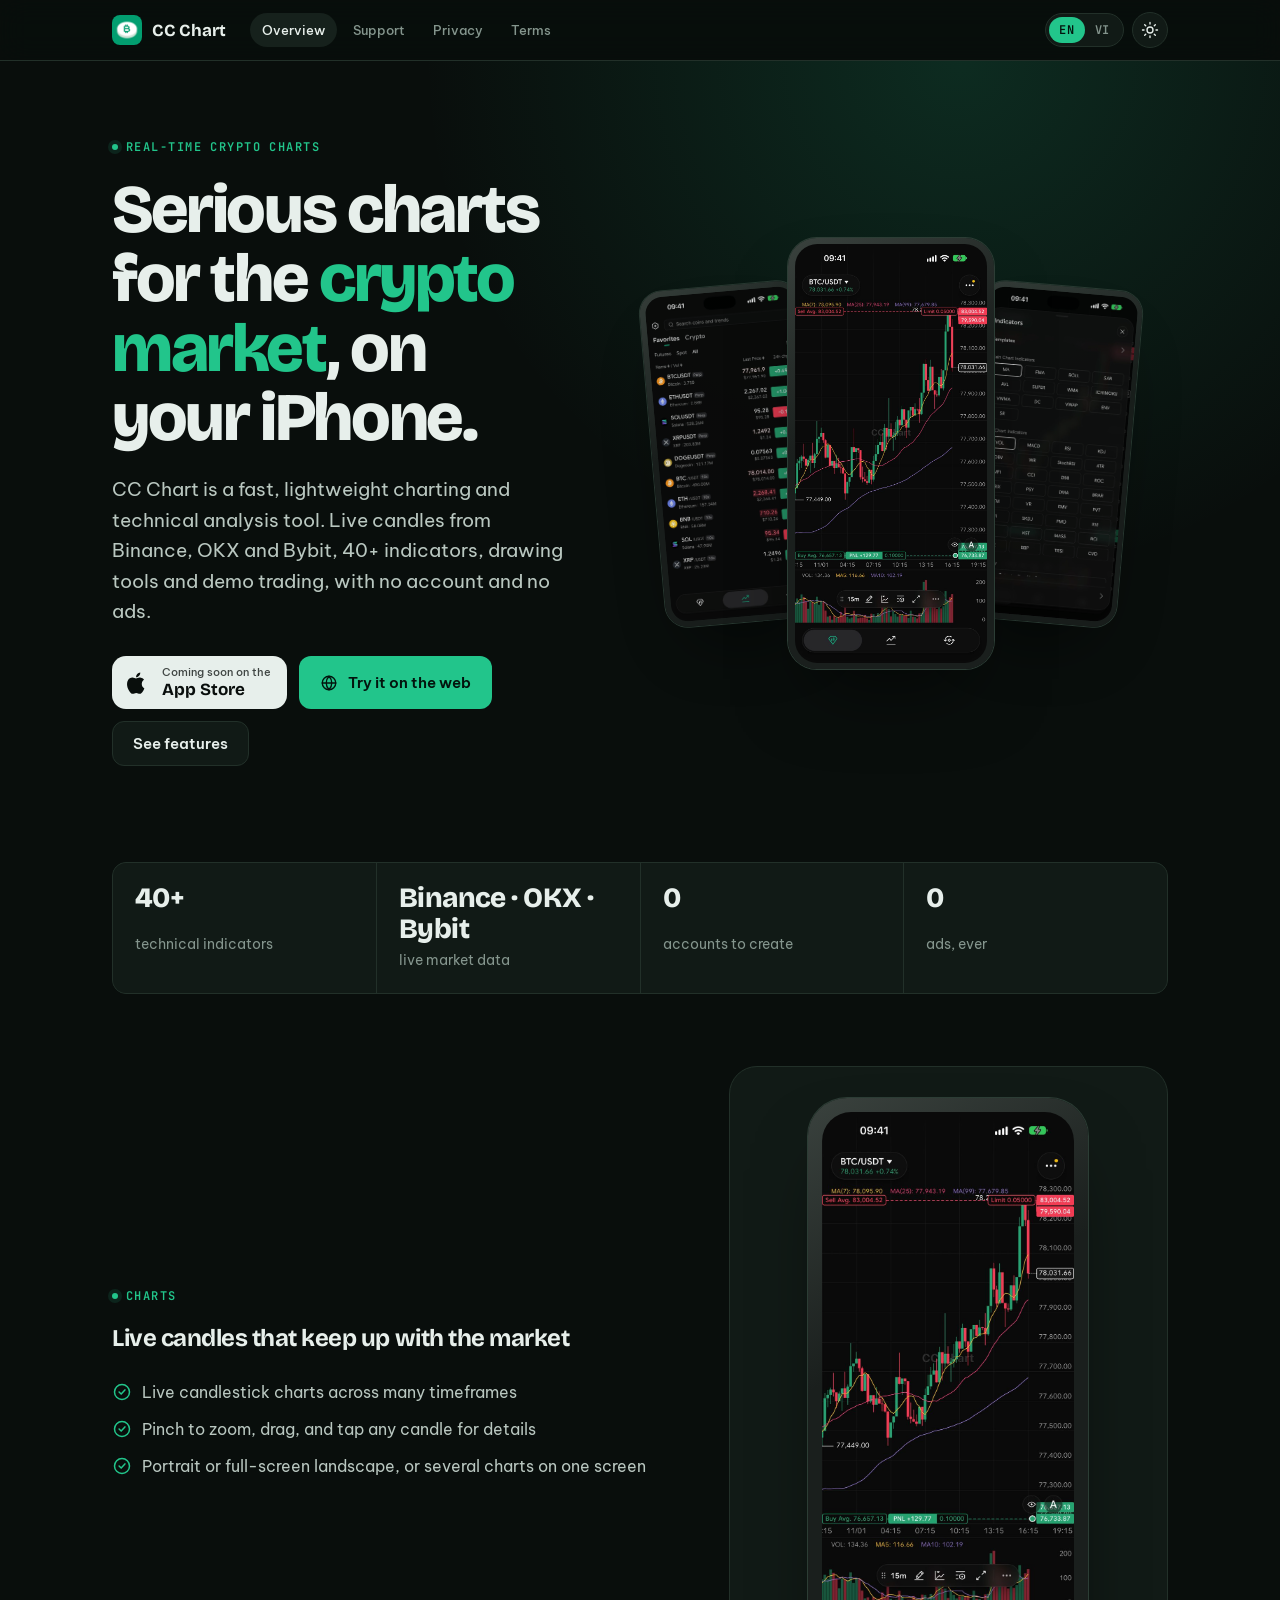
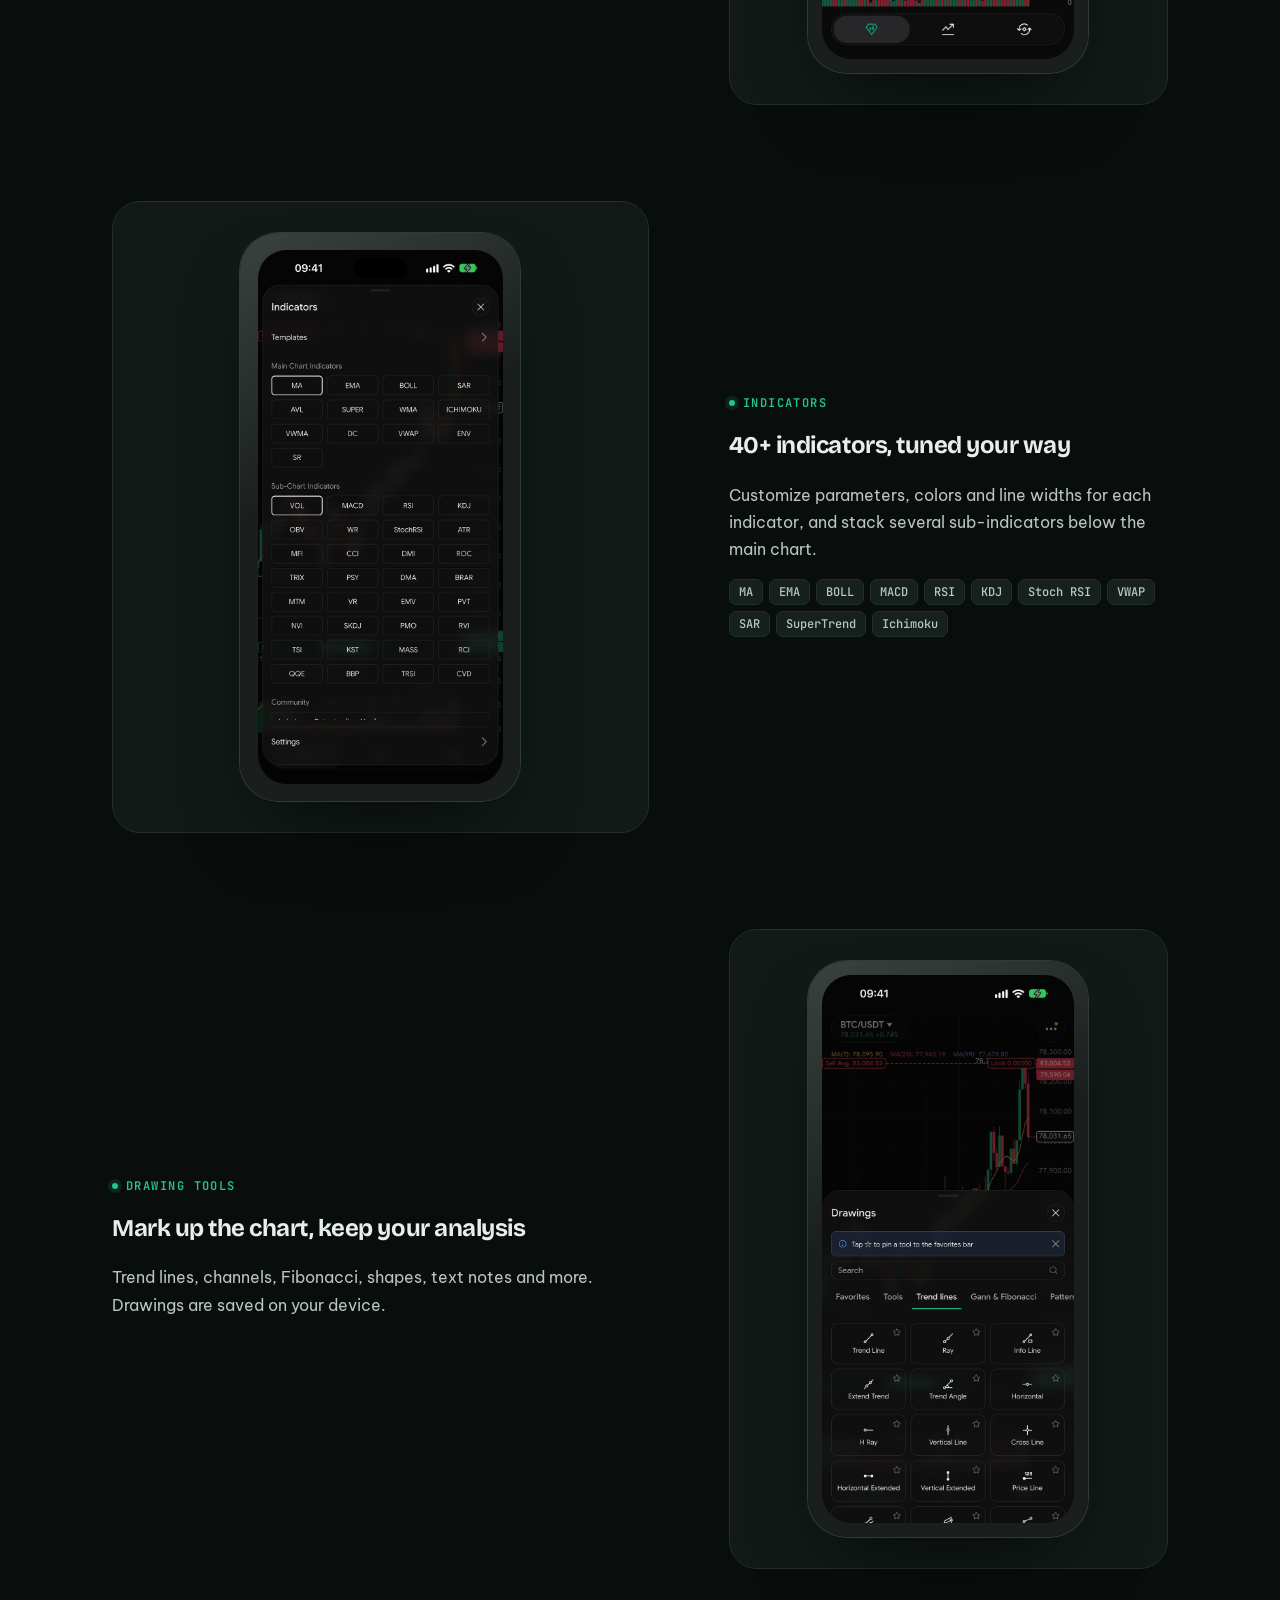
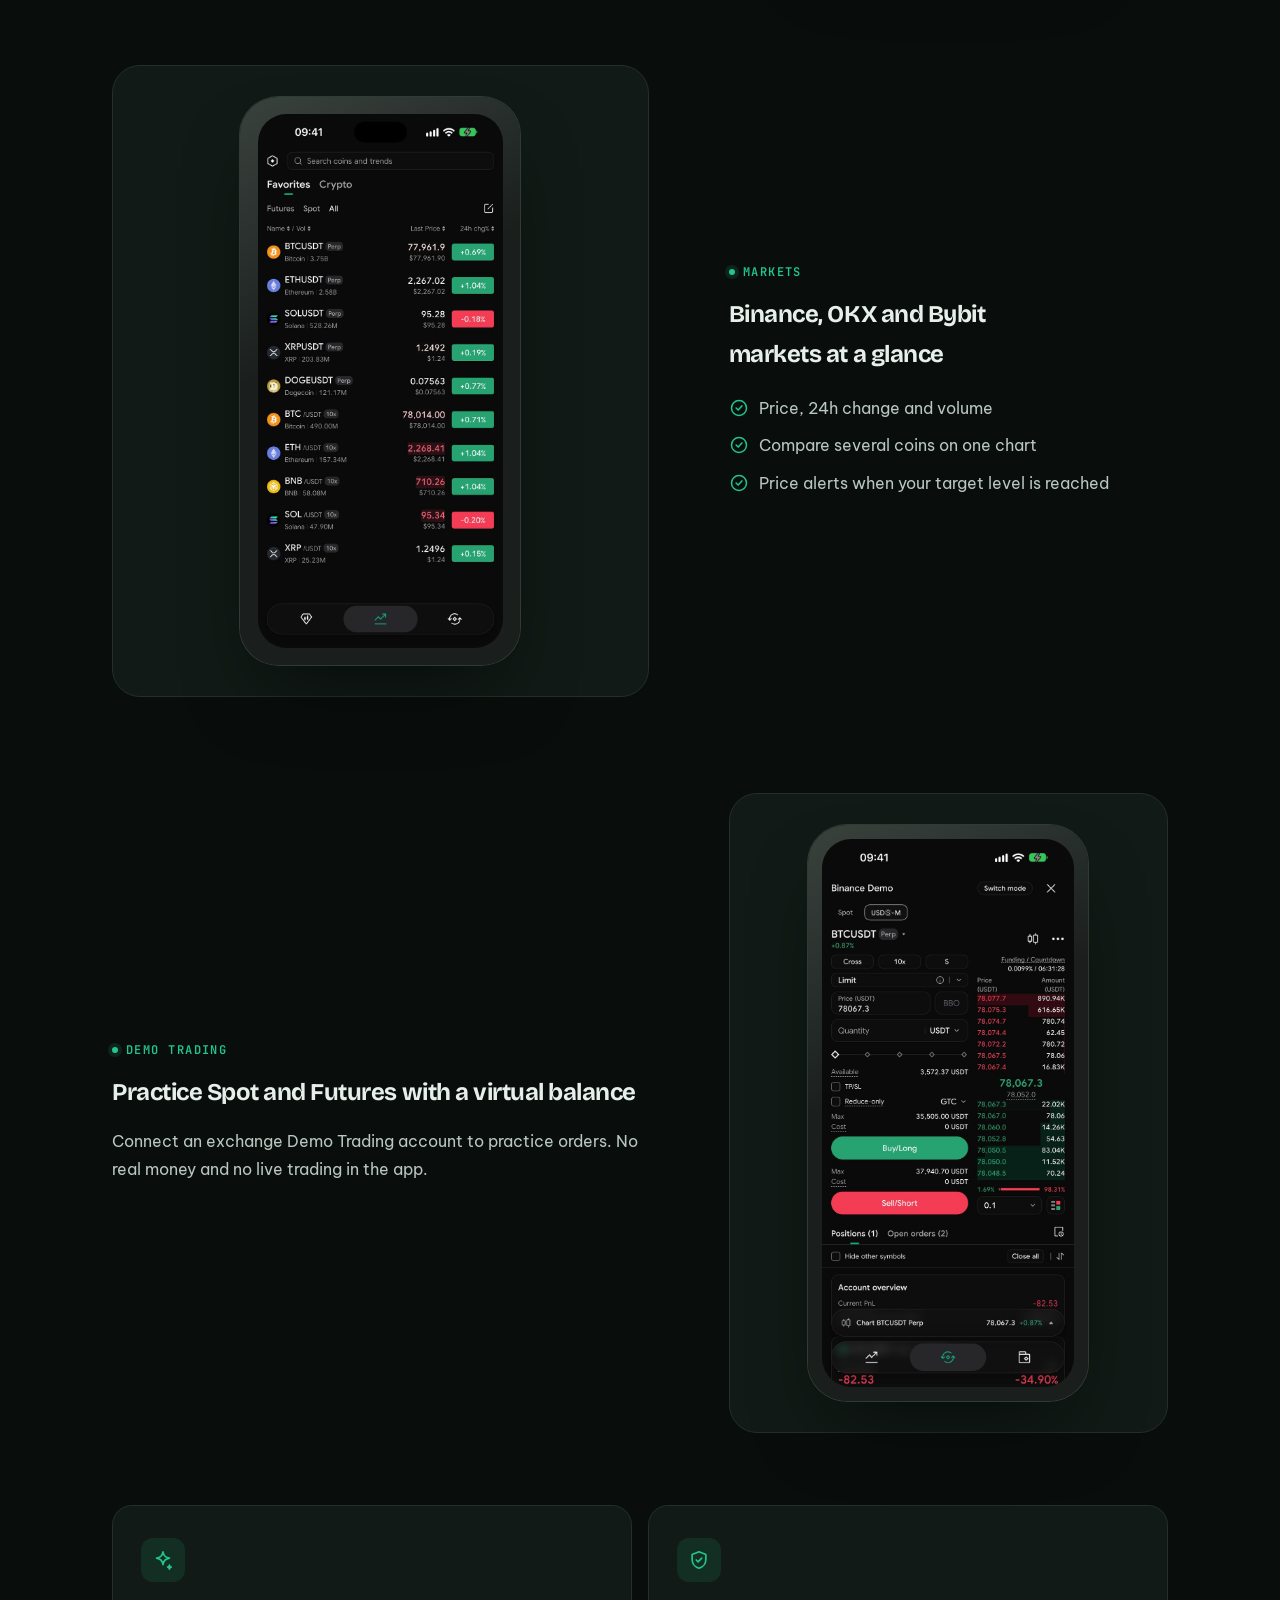
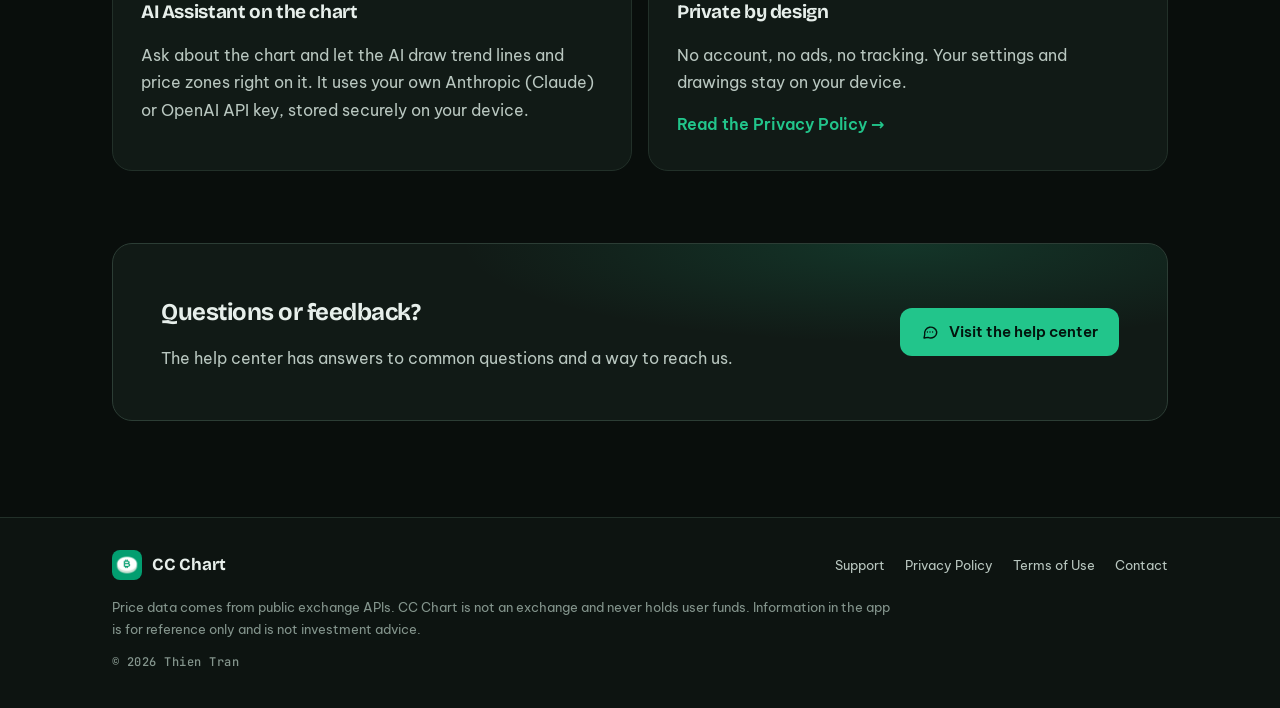
<file: index.html>
<!doctype html>
<html lang="en" data-lang="en" data-mode="dark">
<head>
<meta charset="utf-8">
<meta name="viewport" content="width=device-width, initial-scale=1, viewport-fit=cover">
<title data-en="CC Chart" data-vi="CC Chart">CC Chart</title>
<meta name="description" content="CC Chart: real-time crypto charts, 40+ indicators, drawing tools and demo trading for Binance and OKX.">
<meta name="claude:viewport-fit-sides" content="cover">
<meta name="theme-color" content="#090e0c">
<link rel="icon" href="[data-uri]">
<link rel="preconnect" href="https://fonts.googleapis.com"><link rel="preconnect" href="https://fonts.gstatic.com" crossorigin><link rel="stylesheet" href="https://fonts.googleapis.com/css2?family=Be+Vietnam+Pro:wght@400;500;600;700&family=Bricolage+Grotesque:opsz,wght@12..96,600..800&family=JetBrains+Mono:wght@500;600;700&display=swap">
<script>(function(){var d=document.documentElement,s=null;try{s=window.localStorage}catch(e){}function g(k){try{return s&&s.getItem(k)}catch(e){return null}}var l=g('cc-chart-site.lang'),m=g('cc-chart-site.mode');d.setAttribute('data-lang',l==='vi'?'vi':'en');d.setAttribute('data-mode',m==='light'?'light':'dark');d.lang=l==='vi'?'vi':'en';})();</script>
<style>
/* Layout: sticky glass header, one 1120px column; hero splits text | live candle card, collapses to one column on phones. */
:root {
  --bg: #090e0c;
  --bg-2: #0d1411;
  --surface: #111a16;
  --surface-2: #16211c;
  --line: #223029;
  --line-2: #2c3d35;
  --fg: #e7efeb;
  --fg-2: #b9c7c0;
  --muted: #84958d;
  --accent: #22c58b;
  --accent-2: #5fe0b0;
  --accent-ink: #03140d;
  --accent-soft: rgba(34, 197, 139, 0.12);
  --down: #f6465d;
  --ma: #f0b90b;
  --header: rgba(9, 14, 12, 0.72);
  --shadow: 0 24px 60px -24px rgba(0, 0, 0, 0.7);
  --glow: radial-gradient(60% 80% at 75% 0%, rgba(34, 197, 139, 0.16), transparent 70%);
  --font-display: "Bricolage Grotesque", "Be Vietnam Pro", ui-sans-serif, system-ui, sans-serif;
  --font-body: "Be Vietnam Pro", ui-sans-serif, system-ui, -apple-system, "Segoe UI", sans-serif;
  --font-mono: "JetBrains Mono", ui-monospace, SFMono-Regular, Menlo, monospace;
  --step--1: 0.8125rem;
  --step-0: 1rem;
  --step-1: 1.1875rem;
  --step-2: 1.5rem;
  --step-3: clamp(2.125rem, 1.4rem + 3vw, 3.5rem);
  --radius: 14px;
  color-scheme: dark;
}
:root[data-mode="light"] {
  --bg: #f5f8f6;
  --bg-2: #eef3f0;
  --surface: #ffffff;
  --surface-2: #f0f5f2;
  --line: #dde6e1;
  --line-2: #cbd8d1;
  --fg: #0e1a15;
  --fg-2: #33443c;
  --muted: #5a6b63;
  --accent: #038a5e;
  --accent-2: #02a06c;
  --accent-ink: #ffffff;
  --accent-soft: rgba(3, 138, 94, 0.09);
  --down: #cf304a;
  --ma: #b98a00;
  --header: rgba(245, 248, 246, 0.78);
  --shadow: 0 24px 50px -28px rgba(14, 40, 30, 0.35);
  --glow: radial-gradient(60% 80% at 75% 0%, rgba(3, 158, 109, 0.12), transparent 70%);
  color-scheme: light;
}

:root:not([data-lang="vi"]) .vi,
:root[data-lang="vi"] .en { display: none !important; }

* { box-sizing: border-box; }
html { overflow-x: clip; -webkit-text-size-adjust: 100%; scroll-padding-top: 88px; }
body {
  margin: 0;
  background: var(--bg);
  color: var(--fg);
  font: 400 var(--step-0)/1.7 var(--font-body);
  -webkit-font-smoothing: antialiased;
  transition: background-color .25s ease, color .25s ease;
}
body::before {
  content: ""; position: fixed; inset: 0 0 auto; height: env(safe-area-inset-top, 0px);
  z-index: 30; background: var(--bg);
}
a { color: var(--accent); text-decoration-thickness: 1px; text-underline-offset: 3px; }
a:hover { color: var(--accent-2); }
:focus-visible { outline: 2px solid var(--accent); outline-offset: 3px; border-radius: 6px; }
h1, h2, h3 { font-family: var(--font-display); text-wrap: balance; margin: 0; letter-spacing: -0.02em; }
p { margin: 0; }
img { max-width: 100%; }

.wrap {
  width: 100%; max-width: 1120px; margin: 0 auto;
  padding-left: max(16px, env(safe-area-inset-left, 0px));
  padding-right: max(16px, env(safe-area-inset-right, 0px));
}
@media (min-width: 720px) {
  .wrap { padding-left: max(32px, env(safe-area-inset-left, 0px)); padding-right: max(32px, env(safe-area-inset-right, 0px)); }
}

/* Header */
.site-header {
  position: sticky; top: env(safe-area-inset-top, 0px); z-index: 20;
  background: var(--header);
  backdrop-filter: saturate(160%) blur(14px); -webkit-backdrop-filter: saturate(160%) blur(14px);
  border-bottom: 1px solid var(--line);
}
.site-header .wrap { display: flex; align-items: center; gap: 16px; padding-block: 12px; }
.brand { display: flex; align-items: center; gap: 10px; color: var(--fg); text-decoration: none; font: 700 1.0625rem/1 var(--font-display); letter-spacing: -0.01em; }
.brand:hover { color: var(--fg); }
.brand img { width: 30px; height: 30px; border-radius: 8px; display: block; }
.nav { display: flex; gap: 4px; margin-left: 8px; }
.nav a {
  color: var(--muted); text-decoration: none; font-size: var(--step--1); font-weight: 500;
  padding: 6px 12px; border-radius: 999px; white-space: nowrap;
}
.nav a:hover { color: var(--fg); background: var(--surface-2); }
.nav a[aria-current="page"] { color: var(--fg); background: var(--surface-2); }
.controls { margin-left: auto; display: flex; align-items: center; gap: 8px; }
.seg {
  display: inline-flex; padding: 3px; border-radius: 999px;
  background: var(--surface); border: 1px solid var(--line);
}
.seg button {
  appearance: none; border: 0; background: transparent; color: var(--muted); cursor: pointer;
  font: 600 0.75rem/1 var(--font-mono); letter-spacing: 0.06em;
  padding: 7px 10px; border-radius: 999px;
}
.seg button[aria-pressed="true"] { background: var(--accent); color: var(--accent-ink); }
.icon-btn {
  appearance: none; width: 36px; height: 36px; border-radius: 999px; cursor: pointer;
  display: inline-grid; place-items: center;
  background: var(--surface); border: 1px solid var(--line); color: var(--fg);
}
.icon-btn:hover { border-color: var(--line-2); }
.icon-btn svg { width: 18px; height: 18px; }
:root:not([data-mode="light"]) .i-moon, :root[data-mode="light"] .i-sun { display: none; }
@media (max-width: 560px) {
  .nav { display: none; }
  .brand span { display: none; }
}
@media (max-width: 380px) { .brand img { width: 26px; height: 26px; } }

/* Mobile page tabs (header nav hides on phones) */
.site-header .tabs-m { display: none; }
@media (max-width: 560px) {
  .site-header .tabs-m { display: flex; gap: 6px; padding-block: 0 12px; overflow-x: auto; scrollbar-width: none; }
  .tabs-m a {
    flex: none; text-decoration: none; color: var(--muted); font-size: var(--step--1); font-weight: 600; white-space: nowrap;
    padding: 7px 12px; border-radius: 999px; border: 1px solid var(--line); background: var(--surface);
  }
  .tabs-m a[aria-current="page"] { color: var(--fg); border-color: var(--line-2); background: var(--surface-2); }
}

/* Shared pieces */
.eyebrow {
  display: inline-flex; align-items: center; gap: 8px;
  font: 600 0.75rem/1 var(--font-mono); letter-spacing: 0.12em; text-transform: uppercase; color: var(--accent);
}
.eyebrow::before { content: ""; width: 6px; height: 6px; border-radius: 50%; background: var(--accent); box-shadow: 0 0 0 4px var(--accent-soft); }
.lead { color: var(--fg-2); font-size: var(--step-1); line-height: 1.6; max-width: 34em; }
.btn {
  display: inline-flex; align-items: center; gap: 10px; text-decoration: none; cursor: pointer;
  font: 600 0.9375rem/1 var(--font-body); padding: 14px 20px; border-radius: 12px;
  border: 1px solid transparent; transition: transform .15s ease, background-color .15s ease, border-color .15s ease;
}
.btn svg { width: 18px; height: 18px; flex: none; }
.btn-primary { background: var(--accent); color: var(--accent-ink); }
.btn-primary:hover { background: var(--accent-2); color: var(--accent-ink); transform: translateY(-1px); }
.btn-ghost { background: var(--surface); color: var(--fg); border-color: var(--line); }
.btn-ghost:hover { color: var(--fg); border-color: var(--line-2); transform: translateY(-1px); }
.section { padding-block: 72px 0; }
.section-head { display: grid; gap: 12px; margin-bottom: 32px; max-width: 40em; }
.section-head h2 { font-size: var(--step-2); font-weight: 700; }
.section-head p { color: var(--muted); }
.mono { font-family: var(--font-mono); font-variant-numeric: tabular-nums; }

/* Footer */
.site-footer { margin-top: 96px; border-top: 1px solid var(--line); background: var(--bg-2); }
.site-footer .wrap { display: grid; gap: 16px; padding-block: 32px 40px; }
.foot-row { display: flex; flex-wrap: wrap; align-items: center; gap: 12px 24px; justify-content: space-between; }
.foot-links { display: flex; flex-wrap: wrap; gap: 8px 20px; font-size: var(--step--1); }
.foot-links a { color: var(--fg-2); text-decoration: none; }
.foot-links a:hover { color: var(--accent); }
.foot-note { color: var(--muted); font-size: var(--step--1); max-width: 60em; }
.copyright { color: var(--muted); font: 500 0.75rem/1 var(--font-mono); letter-spacing: 0.04em; }

@media (prefers-reduced-motion: reduce) {
  *, *::before, *::after { transition: none !important; animation: none !important; }
}

.skip { position: absolute; left: -9999px; top: 8px; z-index: 40; padding: 8px 12px; border-radius: 8px; background: var(--accent); color: var(--accent-ink); }
.skip:focus { left: 16px; }

.hero { position: relative; overflow: hidden; }
.hero::before { content: ""; position: absolute; inset: 0; background: var(--glow); pointer-events: none; }
.hero .wrap { position: relative; display: grid; gap: 48px; padding-block: 64px 8px; align-items: center; }
@media (min-width: 900px) { .hero .wrap { grid-template-columns: 1.05fr 0.95fr; padding-block: 88px 16px; } }
.hero-copy { display: grid; gap: 20px; min-width: 0; }
.hero h1 { font-size: var(--step-3); line-height: 1.04; font-weight: 800; }
.hero h1 em { font-style: normal; color: var(--accent); }
.cta-row { display: flex; flex-wrap: wrap; gap: 12px; margin-top: 8px; }
.meta-row { display: flex; flex-wrap: wrap; gap: 8px 20px; color: var(--muted); font-size: var(--step--1); }
.meta-row span { display: inline-flex; align-items: center; gap: 8px; }
.meta-row svg { width: 16px; height: 16px; color: var(--accent); flex: none; }

/* Candle card */
.chart-card {
  min-width: 0; border-radius: 20px; background: var(--surface); border: 1px solid var(--line);
  box-shadow: var(--shadow); overflow: hidden;
}
.chart-top { display: flex; align-items: center; gap: 12px; padding: 14px 16px; border-bottom: 1px solid var(--line); }
.pair { font: 700 0.9375rem/1 var(--font-display); }
.pair small { font: 500 0.6875rem/1 var(--font-mono); color: var(--muted); margin-left: 6px; letter-spacing: 0.06em; }
.live { display: inline-flex; align-items: center; gap: 6px; margin-left: auto; font: 600 0.6875rem/1 var(--font-mono); letter-spacing: 0.1em; color: var(--accent); }
.live::before { content: ""; width: 7px; height: 7px; border-radius: 50%; background: var(--accent); animation: pulse 1.6s ease-in-out infinite; }
@keyframes pulse { 50% { opacity: .25; } }
.tf { display: flex; gap: 4px; padding: 10px 12px 0; overflow-x: auto; }
.tf span { font: 600 0.6875rem/1 var(--font-mono); color: var(--muted); padding: 6px 9px; border-radius: 7px; }
.tf span.on { color: var(--fg); background: var(--surface-2); }
.tf .ma { margin-left: auto; color: var(--ma); white-space: nowrap; }
.chart-card canvas { display: block; width: 100%; height: 240px; }
.chart-foot { display: flex; gap: 16px; padding: 10px 16px 14px; border-top: 1px solid var(--line); color: var(--muted); font-size: 0.75rem; flex-wrap: wrap; }
.chart-foot b { color: var(--fg-2); font-weight: 600; }

/* Feature grid with hairlines rather than separate cards */
.features {
  display: grid; grid-template-columns: 1fr; border: 1px solid var(--line); border-radius: var(--radius);
  overflow: hidden; background: var(--line); gap: 1px;
}
@media (min-width: 640px) { .features { grid-template-columns: repeat(2, 1fr); } }
@media (min-width: 960px) { .features { grid-template-columns: repeat(3, 1fr); } }
.feature { background: var(--surface); padding: 24px; display: grid; gap: 10px; align-content: start; min-width: 0; }
.feature .ic {
  width: 40px; height: 40px; border-radius: 11px; display: grid; place-items: center;
  background: var(--accent-soft); color: var(--accent);
}
.feature .ic svg { width: 20px; height: 20px; }
.feature h3 { font-size: 1.0625rem; font-weight: 700; letter-spacing: -0.01em; }
.feature p { color: var(--muted); font-size: 0.9375rem; line-height: 1.6; }
.feature .tag { font: 500 0.75rem/1.5 var(--font-mono); color: var(--fg-2); }

/* FAQ */
.faq-layout { display: grid; gap: 32px; }
@media (min-width: 900px) { .faq-layout { grid-template-columns: 0.8fr 1.2fr; gap: 64px; } .faq-layout .section-head { position: sticky; top: 96px; align-self: start; } }
.faq { display: grid; gap: 10px; min-width: 0; }
.faq details { background: var(--surface); border: 1px solid var(--line); border-radius: 12px; transition: border-color .2s ease; }
.faq details[open] { border-color: var(--line-2); }
.faq summary {
  list-style: none; cursor: pointer; display: flex; align-items: center; gap: 16px;
  padding: 16px 18px; font-weight: 600; font-size: 1rem; line-height: 1.45;
}
.faq summary::-webkit-details-marker { display: none; }
.faq summary::after {
  content: ""; margin-left: auto; flex: none; width: 10px; height: 10px;
  border-right: 2px solid var(--muted); border-bottom: 2px solid var(--muted);
  transform: rotate(45deg) translate(-2px, -2px); transition: transform .2s ease;
}
.faq details[open] summary::after { transform: rotate(-135deg) translate(-2px, -2px); }
.faq .ans { padding: 0 18px 18px; color: var(--fg-2); max-width: 62ch; }

/* Contact panel */
.contact {
  position: relative; overflow: hidden; border-radius: 20px; border: 1px solid var(--line-2);
  background: var(--surface); display: grid; gap: 32px; padding: 32px 24px;
}
.contact::before { content: ""; position: absolute; inset: 0; background: var(--glow); pointer-events: none; }
.contact > * { position: relative; min-width: 0; }
@media (min-width: 860px) { .contact { grid-template-columns: 1fr 1fr; padding: 48px; align-items: center; } }
.contact h2 { font-size: var(--step-2); font-weight: 700; margin-bottom: 12px; }
.contact p { color: var(--fg-2); }
.contact .cta-row { margin-top: 24px; }
.checklist { list-style: none; margin: 0; padding: 0; display: grid; gap: 12px; counter-reset: c; }
.checklist li {
  counter-increment: c; display: grid; grid-template-columns: 32px 1fr; gap: 12px; align-items: start;
  padding: 14px 16px; border-radius: 12px; background: var(--bg-2); border: 1px solid var(--line);
}
.checklist li::before {
  content: counter(c); width: 28px; height: 28px; border-radius: 8px; display: grid; place-items: center;
  font: 700 0.8125rem/1 var(--font-mono); background: var(--accent-soft); color: var(--accent);
}
.checklist b { display: block; font-weight: 600; }
.checklist span { color: var(--muted); font-size: 0.875rem; }

.email-row { display: flex; flex-wrap: wrap; align-items: center; gap: 8px 10px; margin-top: 16px; color: var(--muted); font-size: 0.9375rem; }
.email-row code { color: var(--fg); background: var(--bg-2); border: 1px solid var(--line); padding: 4px 8px; border-radius: 8px; font-size: 0.875rem; overflow-wrap: anywhere; }
.copy-btn { appearance: none; cursor: pointer; font: 600 0.8125rem/1 var(--font-body); color: var(--accent); background: var(--accent-soft); border: 0; border-radius: 8px; padding: 7px 10px; }

.nf .wrap { display: grid; gap: 20px; justify-items: start; padding-block: 96px 32px; }
.nf .code { font: 800 clamp(4rem, 3rem + 6vw, 7.5rem)/1 var(--font-display); letter-spacing: -0.04em; color: var(--accent); }
.nf h1 { font-size: var(--step-2); }
.nf p { color: var(--fg-2); max-width: 40em; }

/* Phone frame: real simulator screenshots inside a drawn iPhone bezel. */
.phone {
  position: relative; width: 100%; max-width: 100%;
  border-radius: 14% / 6.6%; padding: 3.2%;
  background: linear-gradient(150deg, var(--bezel-hi), var(--bezel) 40%);
  box-shadow: 0 0 0 1px var(--line-2), 0 40px 80px -30px rgba(0, 0, 0, 0.65);
}
.phone img { display: block; width: 100%; height: auto; aspect-ratio: 720 / 1565; border-radius: 11.6% / 5.35%; background: #000; }
:root { --bezel: #1a1f1d; --bezel-hi: #3a423e; }
:root[data-mode="light"] { --bezel: #202624; --bezel-hi: #4a5450; }

/* Hero */
.l-hero { position: relative; overflow: hidden; }
.l-hero::before { content: ""; position: absolute; inset: 0; background: var(--glow); pointer-events: none; }
.l-hero .hero-grid { position: relative; display: grid; gap: 48px; padding-block: 56px 24px; align-items: center; }
@media (min-width: 940px) { .l-hero .hero-grid { grid-template-columns: 0.9fr 1.1fr; padding-block: 80px 40px; } }
.l-copy { display: grid; gap: 22px; min-width: 0; }
.l-hero h1 { font-size: clamp(2.375rem, 1.5rem + 3.6vw, 4.25rem); line-height: 1.02; font-weight: 800; letter-spacing: -0.035em; }
.l-hero h1 em { font-style: normal; color: var(--accent); }
.soon {
  display: inline-flex; align-items: center; gap: 12px; padding: 10px 16px 10px 12px; border-radius: 14px;
  background: var(--fg); color: var(--bg); text-decoration: none;
}
.soon svg { width: 26px; height: 26px; }
.soon small { display: block; font: 500 0.6875rem/1.2 var(--font-body); opacity: 0.75; }
.soon b { display: block; font: 700 1.0625rem/1.15 var(--font-display); }
.trio { position: relative; display: grid; grid-template-columns: 1fr 1.18fr 1fr; align-items: center; gap: 0; min-width: 0; max-width: 640px; margin-inline: auto; width: 100%; }
.trio .phone:nth-child(1) { transform: translateX(18%) scale(0.92) rotate(-5deg); z-index: 0; opacity: 0.9; }
.trio .phone:nth-child(2) { z-index: 1; }
.trio .phone:nth-child(3) { transform: translateX(-18%) scale(0.92) rotate(5deg); z-index: 0; opacity: 0.9; }
@media (max-width: 560px) {
  .trio { grid-template-columns: 1fr; max-width: 280px; }
  .trio .phone:nth-child(1), .trio .phone:nth-child(3) { display: none; }
}

/* Stats */
.l-hero .stats-wrap { position: relative; }
.stats { display: grid; grid-template-columns: repeat(2, 1fr); gap: 1px; background: var(--line); border: 1px solid var(--line); border-radius: var(--radius); overflow: hidden; margin-top: 56px; }
@media (min-width: 760px) { .stats { grid-template-columns: repeat(4, 1fr); } }
.stats div { background: var(--surface); padding: 20px 22px; display: grid; gap: 4px; min-width: 0; }
.stats b { font: 800 1.75rem/1.1 var(--font-display); letter-spacing: -0.02em; }
.stats span { color: var(--muted); font-size: 0.875rem; }

/* Feature rows */
.rows { display: grid; gap: 96px; }
.row { display: grid; gap: 40px; align-items: center; }
@media (min-width: 860px) {
  .row { grid-template-columns: 1.1fr 0.9fr; gap: 80px; }
  .row.flip > .row-media { order: -1; }
}
.row-copy { display: grid; gap: 16px; min-width: 0; max-width: 34em; }
.row-copy h2 { font-size: var(--step-2); font-weight: 700; }
.row-copy p { color: var(--fg-2); }
.row-media { position: relative; display: grid; place-items: center; min-width: 0; padding: 32px 0; }
.row-media::before { content: ""; position: absolute; inset: 0; border-radius: 28px; background: var(--surface); border: 1px solid var(--line); }
.row-media .phone { width: min(280px, 72%); }
.ticks { list-style: none; margin: 4px 0 0; padding: 0; display: grid; gap: 10px; }
.ticks li { display: grid; grid-template-columns: 20px 1fr; gap: 10px; color: var(--fg-2); }
.ticks svg { width: 20px; height: 20px; color: var(--accent); margin-top: 3px; }
.chips { display: flex; flex-wrap: wrap; gap: 6px; }
.chips span { font: 500 0.75rem/1 var(--font-mono); padding: 6px 9px; border-radius: 7px; background: var(--surface-2); color: var(--fg-2); border: 1px solid var(--line); }

/* AI + privacy band */
.duo { display: grid; gap: 16px; }
@media (min-width: 860px) { .duo { grid-template-columns: 1fr 1fr; } }
.panel { border: 1px solid var(--line); border-radius: 20px; background: var(--surface); padding: 32px 28px; display: grid; gap: 14px; align-content: start; min-width: 0; }
.panel .ic { width: 44px; height: 44px; border-radius: 12px; display: grid; place-items: center; background: var(--accent-soft); color: var(--accent); }
.panel .ic svg { width: 22px; height: 22px; }
.panel h2 { font-size: var(--step-1); font-weight: 700; }
.panel p { color: var(--fg-2); }
.panel a.more { font-weight: 600; text-decoration: none; }

.final { margin-top: 0; text-align: left; }
.final .contact { grid-template-columns: 1fr; }
@media (min-width: 860px) { .final .contact { grid-template-columns: 1fr auto; } }


</style>
</head>
<body>
<a class="skip" href="#main">Skip to content</a>
<header class="site-header"><div class="wrap">
  <a class="brand" href="./"><img src="[data-uri]" alt="" width="30" height="30"><span>CC Chart</span></a>
  <nav class="nav" aria-label="Pages">
    <a href="./" aria-current="page"><span class="en">Overview</span><span class="vi">Tổng quan</span></a>
    <a href="support.html"><span class="en">Support</span><span class="vi">Hỗ trợ</span></a>
    <a href="privacy.html"><span class="en">Privacy</span><span class="vi">Quyền riêng tư</span></a>
    <a href="terms.html"><span class="en">Terms</span><span class="vi">Điều khoản</span></a>
  </nav>
  <div class="controls">
    <div class="seg" role="group" aria-label="Language / Ngôn ngữ">
      <button type="button" id="lang-en" data-set-lang="en" aria-pressed="true">EN</button>
      <button type="button" id="lang-vi" data-set-lang="vi" aria-pressed="false">VI</button>
    </div>
    <button type="button" id="mode-toggle" class="icon-btn" data-toggle-mode aria-label="Switch theme"><svg class="i-sun" viewBox="0 0 24 24" fill="none" stroke="currentColor" stroke-width="1.8" stroke-linecap="round" stroke-linejoin="round" aria-hidden="true"><circle cx="12" cy="12" r="4"/><path d="M12 2v2M12 20v2M4.9 4.9l1.4 1.4M17.7 17.7l1.4 1.4M2 12h2M20 12h2M4.9 19.1l1.4-1.4M17.7 6.3l1.4-1.4"/></svg><svg class="i-moon" viewBox="0 0 24 24" fill="none" stroke="currentColor" stroke-width="1.8" stroke-linecap="round" stroke-linejoin="round" aria-hidden="true"><path d="M20 14.5A8 8 0 1 1 9.5 4a6.5 6.5 0 0 0 10.5 10.5Z"/></svg></button>
  </div>
</div>
<nav class="wrap tabs-m" aria-label="Pages">
    <a href="./" aria-current="page"><span class="en">Overview</span><span class="vi">Tổng quan</span></a>
    <a href="support.html"><span class="en">Support</span><span class="vi">Hỗ trợ</span></a>
    <a href="privacy.html"><span class="en">Privacy</span><span class="vi">Quyền riêng tư</span></a>
    <a href="terms.html"><span class="en">Terms</span><span class="vi">Điều khoản</span></a>
</nav>
</header>
<main id="main">
<section class="l-hero">
  <div class="wrap hero-grid">
    <div class="l-copy">
      <span class="eyebrow"><span class="en">Real-time crypto charts</span><span class="vi">Biểu đồ crypto thời gian thực</span></span>
      <h1><span class="en">Serious charts for the <em>crypto market</em>, on your iPhone.</span><span class="vi">Biểu đồ chuyên sâu cho <em>thị trường crypto</em>, ngay trên iPhone.</span></h1>
      <p class="lead">
        <span class="en">CC Chart is a fast, lightweight charting and technical analysis tool. Live candles from Binance, OKX and Bybit, 40+ indicators, drawing tools and demo trading, with no account and no ads.</span>
        <span class="vi">CC Chart là công cụ xem biểu đồ và phân tích kỹ thuật gọn nhẹ, nhanh. Nến thời gian thực từ Binance, OKX và Bybit, hơn 40 chỉ báo, công cụ vẽ và giao dịch demo, không cần tài khoản, không quảng cáo.</span>
      </p>
      <div class="cta-row">
        <span class="soon" aria-label="Coming soon on the App Store">
          <svg viewBox="0 0 24 24" fill="currentColor" aria-hidden="true"><path d="M16.4 12.6c0-2.4 2-3.6 2.1-3.7-1.2-1.7-3-1.9-3.6-2-1.5-.2-3 .9-3.8.9-.8 0-2-.9-3.3-.9-1.7 0-3.3 1-4.1 2.5-1.8 3.1-.5 7.6 1.3 10.1.8 1.2 1.8 2.6 3.1 2.5 1.2 0 1.7-.8 3.2-.8s1.9.8 3.2.8c1.3 0 2.2-1.2 3-2.4.9-1.4 1.3-2.7 1.3-2.8 0 0-2.4-1-2.4-4.2ZM14 5.3c.7-.8 1.1-1.9 1-3-1 0-2.1.7-2.8 1.5-.6.7-1.2 1.8-1 2.9 1 .1 2.1-.6 2.8-1.4Z"/></svg>
          <span><small><span class="en">Coming soon on the</span><span class="vi">Sắp có trên</span></small><b>App Store</b></span>
        </span>
        <a class="btn btn-primary" href="https://cc-chart.vercel.app" target="_blank" rel="noopener"><svg viewBox="0 0 24 24" fill="none" stroke="currentColor" stroke-width="1.8" stroke-linecap="round" stroke-linejoin="round" aria-hidden="true"><circle cx="12" cy="12" r="9"/><path d="M3 12h18M12 3c2.5 2.6 3.7 5.6 3.7 9s-1.2 6.4-3.7 9c-2.5-2.6-3.7-5.6-3.7-9S9.5 5.6 12 3Z"/></svg><span class="en">Try it on the web</span><span class="vi">Dùng bản web</span></a>
        <a class="btn btn-ghost" href="#features"><span class="en">See features</span><span class="vi">Xem tính năng</span></a>
      </div>
    </div>
    <div class="trio" aria-label="App screenshots">
      <div class="phone"><img src="assets/shots/markets.jpg" alt="Markets list with live prices" loading="lazy"></div>
      <div class="phone"><img src="assets/shots/chart.jpg" alt="BTC/USDT candlestick chart with moving averages"></div>
      <div class="phone"><img src="assets/shots/indicators.jpg" alt="Indicator picker" loading="lazy"></div>
    </div>
  </div>
  <div class="wrap stats-wrap">
    <div class="stats">
      <div><b class="mono">40+</b><span class="en">technical indicators</span><span class="vi">chỉ báo kỹ thuật</span></div>
      <div><b>Binance · OKX · Bybit</b><span class="en">live market data</span><span class="vi">dữ liệu thị trường trực tiếp</span></div>
      <div><b class="mono">0</b><span class="en">accounts to create</span><span class="vi">tài khoản phải tạo</span></div>
      <div><b class="mono">0</b><span class="en">ads, ever</span><span class="vi">quảng cáo</span></div>
    </div>
  </div>
</section>

<section class="section" id="features">
  <div class="wrap rows">
    <div class="row">
      <div class="row-copy">
        <span class="eyebrow"><span class="en">Charts</span><span class="vi">Biểu đồ</span></span>
        <h2><span class="en">Live candles that keep up with the market</span><span class="vi">Nến cập nhật liên tục theo thị trường</span></h2>
        <ul class="ticks en">
          <li><svg viewBox="0 0 24 24" fill="none" stroke="currentColor" stroke-width="1.8" stroke-linecap="round" stroke-linejoin="round" aria-hidden="true"><circle cx="12" cy="12" r="9"/><path d="m8.5 12 2.5 2.5 4.5-5"/></svg><span>Live candlestick charts across many timeframes</span></li>
          <li><svg viewBox="0 0 24 24" fill="none" stroke="currentColor" stroke-width="1.8" stroke-linecap="round" stroke-linejoin="round" aria-hidden="true"><circle cx="12" cy="12" r="9"/><path d="m8.5 12 2.5 2.5 4.5-5"/></svg><span>Pinch to zoom, drag, and tap any candle for details</span></li>
          <li><svg viewBox="0 0 24 24" fill="none" stroke="currentColor" stroke-width="1.8" stroke-linecap="round" stroke-linejoin="round" aria-hidden="true"><circle cx="12" cy="12" r="9"/><path d="m8.5 12 2.5 2.5 4.5-5"/></svg><span>Portrait or full-screen landscape, or several charts on one screen</span></li>
        </ul>
        <ul class="ticks vi">
          <li><svg viewBox="0 0 24 24" fill="none" stroke="currentColor" stroke-width="1.8" stroke-linecap="round" stroke-linejoin="round" aria-hidden="true"><circle cx="12" cy="12" r="9"/><path d="m8.5 12 2.5 2.5 4.5-5"/></svg><span>Biểu đồ nến cập nhật liên tục, nhiều khung thời gian</span></li>
          <li><svg viewBox="0 0 24 24" fill="none" stroke="currentColor" stroke-width="1.8" stroke-linecap="round" stroke-linejoin="round" aria-hidden="true"><circle cx="12" cy="12" r="9"/><path d="m8.5 12 2.5 2.5 4.5-5"/></svg><span>Phóng to, kéo, chạm xem chi tiết từng nến</span></li>
          <li><svg viewBox="0 0 24 24" fill="none" stroke="currentColor" stroke-width="1.8" stroke-linecap="round" stroke-linejoin="round" aria-hidden="true"><circle cx="12" cy="12" r="9"/><path d="m8.5 12 2.5 2.5 4.5-5"/></svg><span>Xem dọc, xoay ngang toàn màn hình hoặc nhiều biểu đồ cùng lúc</span></li>
        </ul>
      </div>
      <div class="row-media"><div class="phone"><img src="assets/shots/chart.jpg" alt="Candlestick chart" loading="lazy"></div></div>
    </div>

    <div class="row flip">
      <div class="row-copy">
        <span class="eyebrow"><span class="en">Indicators</span><span class="vi">Chỉ báo</span></span>
        <h2><span class="en">40+ indicators, tuned your way</span><span class="vi">Hơn 40 chỉ báo, tuỳ chỉnh theo ý bạn</span></h2>
        <p><span class="en">Customize parameters, colors and line widths for each indicator, and stack several sub-indicators below the main chart.</span><span class="vi">Tuỳ chỉnh tham số, màu và độ dày nét cho từng chỉ báo, xếp nhiều chỉ báo phụ dưới biểu đồ chính.</span></p>
        <div class="chips"><span>MA</span><span>EMA</span><span>BOLL</span><span>MACD</span><span>RSI</span><span>KDJ</span><span>Stoch RSI</span><span>VWAP</span><span>SAR</span><span>SuperTrend</span><span>Ichimoku</span></div>
      </div>
      <div class="row-media"><div class="phone"><img src="assets/shots/indicators.jpg" alt="Indicator picker" loading="lazy"></div></div>
    </div>

    <div class="row">
      <div class="row-copy">
        <span class="eyebrow"><span class="en">Drawing tools</span><span class="vi">Công cụ vẽ</span></span>
        <h2><span class="en">Mark up the chart, keep your analysis</span><span class="vi">Vẽ lên chart, giữ lại phân tích của bạn</span></h2>
        <p><span class="en">Trend lines, channels, Fibonacci, shapes, text notes and more. Drawings are saved on your device.</span><span class="vi">Đường xu hướng, kênh giá, Fibonacci, hình học, chữ chú thích và hơn thế nữa. Hình vẽ được lưu trên máy.</span></p>
      </div>
      <div class="row-media"><div class="phone"><img src="assets/shots/drawing.jpg" alt="Drawing tools" loading="lazy"></div></div>
    </div>

    <div class="row flip">
      <div class="row-copy">
        <span class="eyebrow"><span class="en">Markets</span><span class="vi">Thị trường</span></span>
        <h2><span class="en">Binance, OKX and Bybit markets at a glance</span><span class="vi">Thị trường Binance, OKX và Bybit trong tầm mắt</span></h2>
        <ul class="ticks en">
          <li><svg viewBox="0 0 24 24" fill="none" stroke="currentColor" stroke-width="1.8" stroke-linecap="round" stroke-linejoin="round" aria-hidden="true"><circle cx="12" cy="12" r="9"/><path d="m8.5 12 2.5 2.5 4.5-5"/></svg><span>Price, 24h change and volume</span></li>
          <li><svg viewBox="0 0 24 24" fill="none" stroke="currentColor" stroke-width="1.8" stroke-linecap="round" stroke-linejoin="round" aria-hidden="true"><circle cx="12" cy="12" r="9"/><path d="m8.5 12 2.5 2.5 4.5-5"/></svg><span>Compare several coins on one chart</span></li>
          <li><svg viewBox="0 0 24 24" fill="none" stroke="currentColor" stroke-width="1.8" stroke-linecap="round" stroke-linejoin="round" aria-hidden="true"><circle cx="12" cy="12" r="9"/><path d="m8.5 12 2.5 2.5 4.5-5"/></svg><span>Price alerts when your target level is reached</span></li>
        </ul>
        <ul class="ticks vi">
          <li><svg viewBox="0 0 24 24" fill="none" stroke="currentColor" stroke-width="1.8" stroke-linecap="round" stroke-linejoin="round" aria-hidden="true"><circle cx="12" cy="12" r="9"/><path d="m8.5 12 2.5 2.5 4.5-5"/></svg><span>Giá, biến động 24 giờ, khối lượng</span></li>
          <li><svg viewBox="0 0 24 24" fill="none" stroke="currentColor" stroke-width="1.8" stroke-linecap="round" stroke-linejoin="round" aria-hidden="true"><circle cx="12" cy="12" r="9"/><path d="m8.5 12 2.5 2.5 4.5-5"/></svg><span>So sánh giá nhiều đồng trên cùng một biểu đồ</span></li>
          <li><svg viewBox="0 0 24 24" fill="none" stroke="currentColor" stroke-width="1.8" stroke-linecap="round" stroke-linejoin="round" aria-hidden="true"><circle cx="12" cy="12" r="9"/><path d="m8.5 12 2.5 2.5 4.5-5"/></svg><span>Cảnh báo khi giá chạm mức bạn đặt</span></li>
        </ul>
      </div>
      <div class="row-media"><div class="phone"><img src="assets/shots/markets.jpg" alt="Markets list" loading="lazy"></div></div>
    </div>

    <div class="row">
      <div class="row-copy">
        <span class="eyebrow"><span class="en">Demo trading</span><span class="vi">Giao dịch demo</span></span>
        <h2><span class="en">Practice Spot and Futures with a virtual balance</span><span class="vi">Luyện lệnh Spot và Futures bằng số dư ảo</span></h2>
        <p><span class="en">Connect an exchange Demo Trading account to practice orders. No real money and no live trading in the app.</span><span class="vi">Kết nối tài khoản Demo Trading của sàn để luyện đặt lệnh. Không dùng tiền thật, không có giao dịch thật trong ứng dụng.</span></p>
      </div>
      <div class="row-media"><div class="phone"><img src="assets/shots/trade.jpg" alt="Demo trading order form" loading="lazy"></div></div>
    </div>
  </div>
</section>

<section class="section">
  <div class="wrap duo">
    <div class="panel">
      <div class="ic"><svg viewBox="0 0 24 24" fill="none" stroke="currentColor" stroke-width="1.8" stroke-linecap="round" stroke-linejoin="round" aria-hidden="true"><path d="M12 3c.6 4.2 2.8 6.4 7 7-4.2.6-6.4 2.8-7 7-.6-4.2-2.8-6.4-7-7 4.2-.6 6.4-2.8 7-7Z"/><path d="M19 17.5c.2 1.3.9 2 2 2.2-1.1.2-1.8.9-2 2.2-.2-1.3-.9-2-2-2.2 1.1-.2 1.8-.9 2-2.2Z"/></svg></div>
      <h2><span class="en">AI Assistant on the chart</span><span class="vi">Trợ lý AI ngay trên chart</span></h2>
      <p><span class="en">Ask about the chart and let the AI draw trend lines and price zones right on it. It uses your own Anthropic (Claude) or OpenAI API key, stored securely on your device.</span><span class="vi">Hỏi đáp về biểu đồ và nhờ AI vẽ đường xu hướng, vùng giá ngay trên chart. Dùng API key Anthropic (Claude) hoặc OpenAI của chính bạn, key lưu an toàn trên máy.</span></p>
    </div>
    <div class="panel">
      <div class="ic"><svg viewBox="0 0 24 24" fill="none" stroke="currentColor" stroke-width="1.8" stroke-linecap="round" stroke-linejoin="round" aria-hidden="true"><path d="M12 3 4.5 6v5.5c0 4.6 3.2 8.4 7.5 9.5 4.3-1.1 7.5-4.9 7.5-9.5V6L12 3Z"/><path d="m9 12 2 2 4-4"/></svg></div>
      <h2><span class="en">Private by design</span><span class="vi">Riêng tư ngay từ thiết kế</span></h2>
      <p><span class="en">No account, no ads, no tracking. Your settings and drawings stay on your device.</span><span class="vi">Không tài khoản, không quảng cáo, không theo dõi. Cài đặt và hình vẽ nằm trên máy của bạn.</span></p>
      <a class="more" href="privacy.html"><span class="en">Read the Privacy Policy →</span><span class="vi">Đọc Chính sách quyền riêng tư →</span></a>
    </div>
  </div>
</section>

<section class="section final">
  <div class="wrap">
    <div class="contact">
      <div>
        <h2><span class="en">Questions or feedback?</span><span class="vi">Có câu hỏi hoặc góp ý?</span></h2>
        <p><span class="en">The help center has answers to common questions and a way to reach us.</span><span class="vi">Trung tâm hỗ trợ có câu trả lời cho các câu hỏi thường gặp và cách liên hệ với chúng tôi.</span></p>
      </div>
      <div class="cta-row" style="margin-top:0">
        <a class="btn btn-primary" href="support.html"><svg viewBox="0 0 24 24" fill="none" stroke="currentColor" stroke-width="1.8" stroke-linecap="round" stroke-linejoin="round" aria-hidden="true"><path d="M21 12a8 8 0 0 1-11.6 7.1L4 20l1-4.6A8 8 0 1 1 21 12Z"/><path d="M8.5 12h.01M12 12h.01M15.5 12h.01"/></svg><span class="en">Visit the help center</span><span class="vi">Đến trung tâm hỗ trợ</span></a>
      </div>
    </div>
  </div>
</section>
</main>

<footer class="site-footer"><div class="wrap">
  <div class="foot-row">
    <a class="brand" href="./"><img src="[data-uri]" alt="" width="30" height="30"><span>CC Chart</span></a>
    <div class="foot-links">
      <a href="support.html"><span class="en">Support</span><span class="vi">Hỗ trợ</span></a>
      <a href="privacy.html"><span class="en">Privacy Policy</span><span class="vi">Chính sách quyền riêng tư</span></a>
      <a href="terms.html"><span class="en">Terms of Use</span><span class="vi">Điều khoản sử dụng</span></a>
      <a href="https://github.com/Thientran2910/cc-chart-site/issues/new" target="_blank" rel="noopener"><span class="en">Contact</span><span class="vi">Liên hệ</span></a>
    </div>
  </div>
  <p class="foot-note"><span class="en">Price data comes from public exchange APIs. CC Chart is not an exchange and never holds user funds. Information in the app is for reference only and is not investment advice.</span><span class="vi">Dữ liệu giá lấy từ API công khai của các sàn. CC Chart không phải sàn giao dịch, không giữ tiền của người dùng. Thông tin trong ứng dụng chỉ để tham khảo, không phải lời khuyên đầu tư.</span></p>
  <p class="copyright">© 2026 Thien Tran</p>
</div></footer>
<script>
(function () {
  var root = document.documentElement;
  var KEY_LANG = 'cc-chart-site.lang', KEY_MODE = 'cc-chart-site.mode';
  function save(k, v) { try { localStorage.setItem(k, v); } catch (e) {} }

  function setLang(lang) {
    root.setAttribute('data-lang', lang);
    root.lang = lang;
    var t = document.querySelector('title[data-en]');
    if (t) document.title = t.getAttribute('data-' + lang);
    document.querySelectorAll('[data-set-lang]').forEach(function (b) {
      b.setAttribute('aria-pressed', String(b.getAttribute('data-set-lang') === lang));
    });
  }
  function setMode(mode) {
    root.setAttribute('data-mode', mode);
    var btn = document.querySelector('[data-toggle-mode]');
    if (btn) {
      var en = mode === 'dark' ? 'Switch to light theme' : 'Switch to dark theme';
      var vi = mode === 'dark' ? 'Chuyển sang giao diện sáng' : 'Chuyển sang giao diện tối';
      btn.setAttribute('aria-label', root.getAttribute('data-lang') === 'vi' ? vi : en);
    }
    window.dispatchEvent(new Event('cc-mode'));
  }

  document.querySelectorAll('[data-set-lang]').forEach(function (b) {
    b.addEventListener('click', function () {
      var l = b.getAttribute('data-set-lang');
      setLang(l); save(KEY_LANG, l);
      setMode(root.getAttribute('data-mode') || 'dark');
    });
  });
  var modeBtn = document.querySelector('[data-toggle-mode]');
  if (modeBtn) modeBtn.addEventListener('click', function () {
    var m = root.getAttribute('data-mode') === 'light' ? 'dark' : 'light';
    setMode(m); save(KEY_MODE, m);
  });

  document.querySelectorAll('[data-copy]').forEach(function (b) {
    b.addEventListener('click', function () {
      var el = document.getElementById(b.getAttribute('data-copy'));
      var done = function () { b.classList.add('done'); setTimeout(function () { b.classList.remove('done'); }, 1500); };
      var select = function () { var r = document.createRange(); r.selectNodeContents(el); var s = getSelection(); s.removeAllRanges(); s.addRange(r); };
      if (navigator.clipboard) navigator.clipboard.writeText(el.textContent).then(done, select); else select();
    });
  });

  setLang(root.getAttribute('data-lang') === 'vi' ? 'vi' : 'en');
  setMode(root.getAttribute('data-mode') === 'light' ? 'light' : 'dark');
})();

</script>
</body>
</html>
</file>
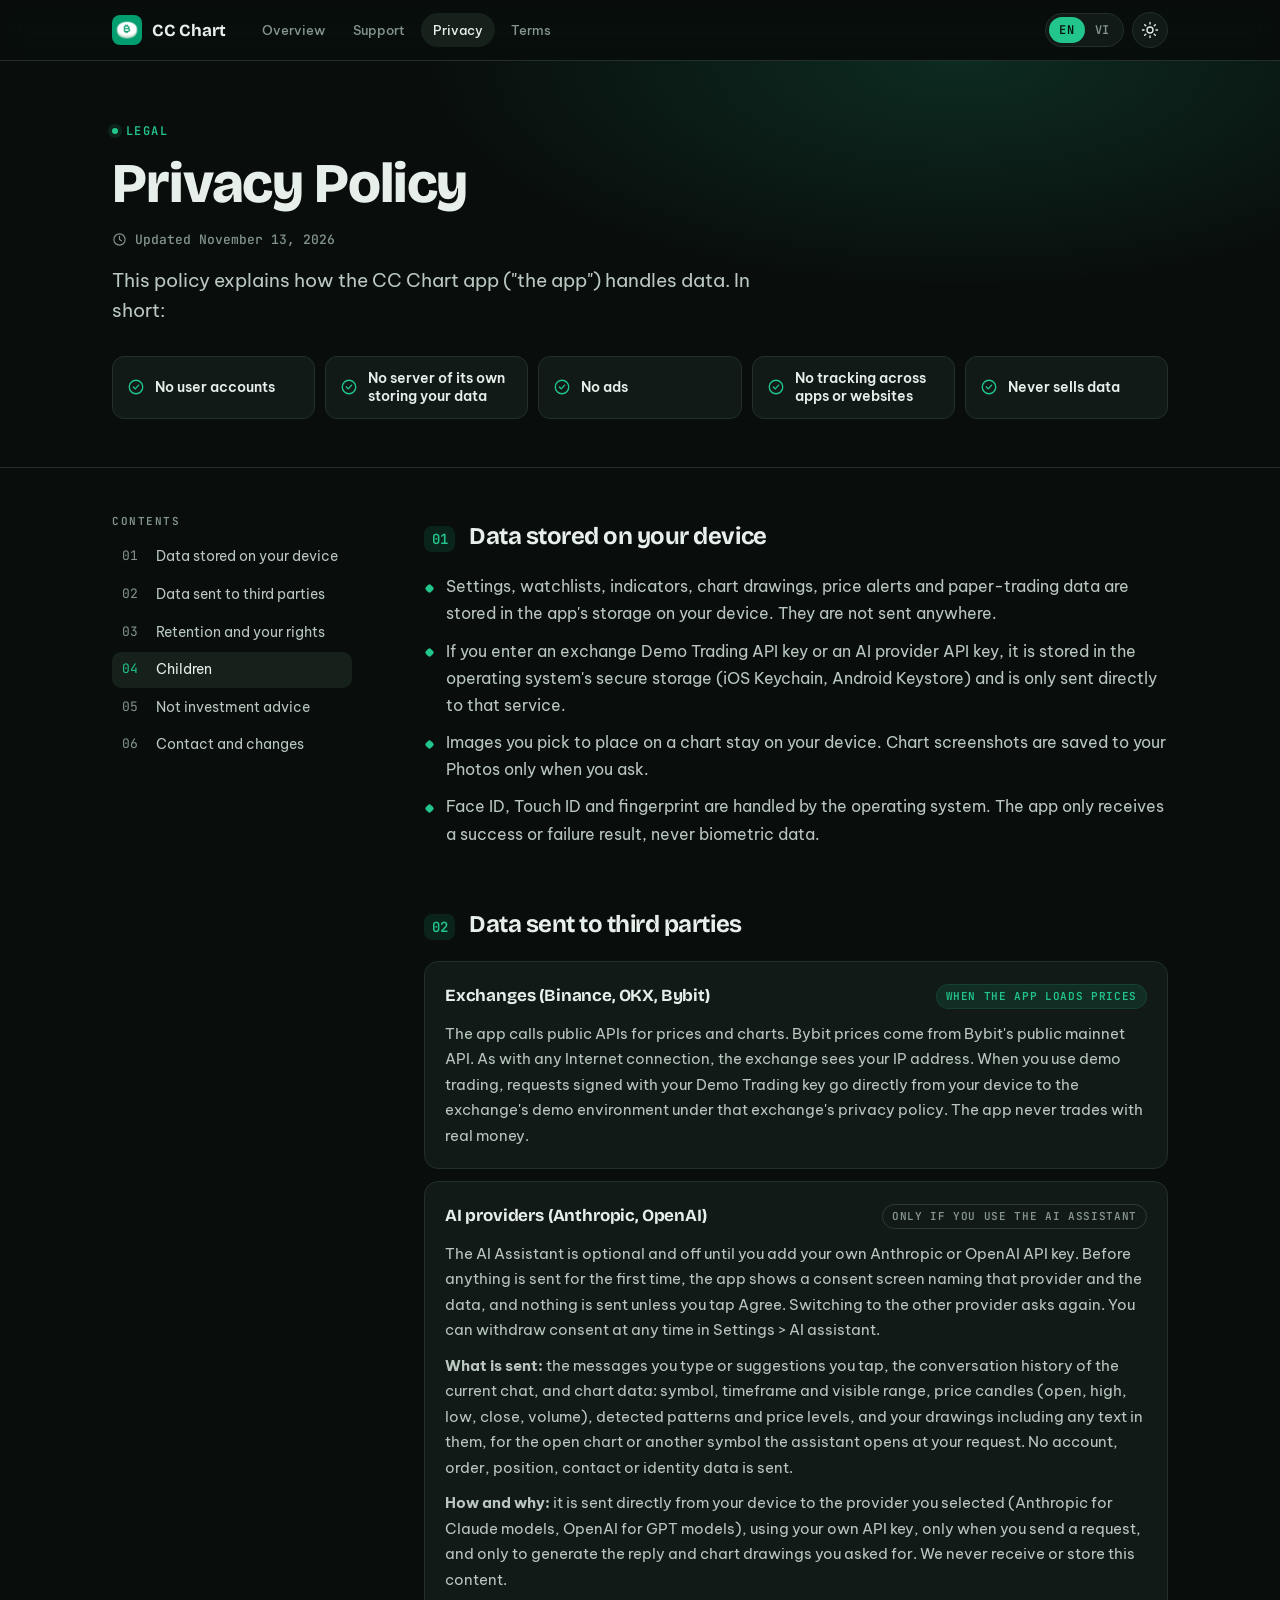
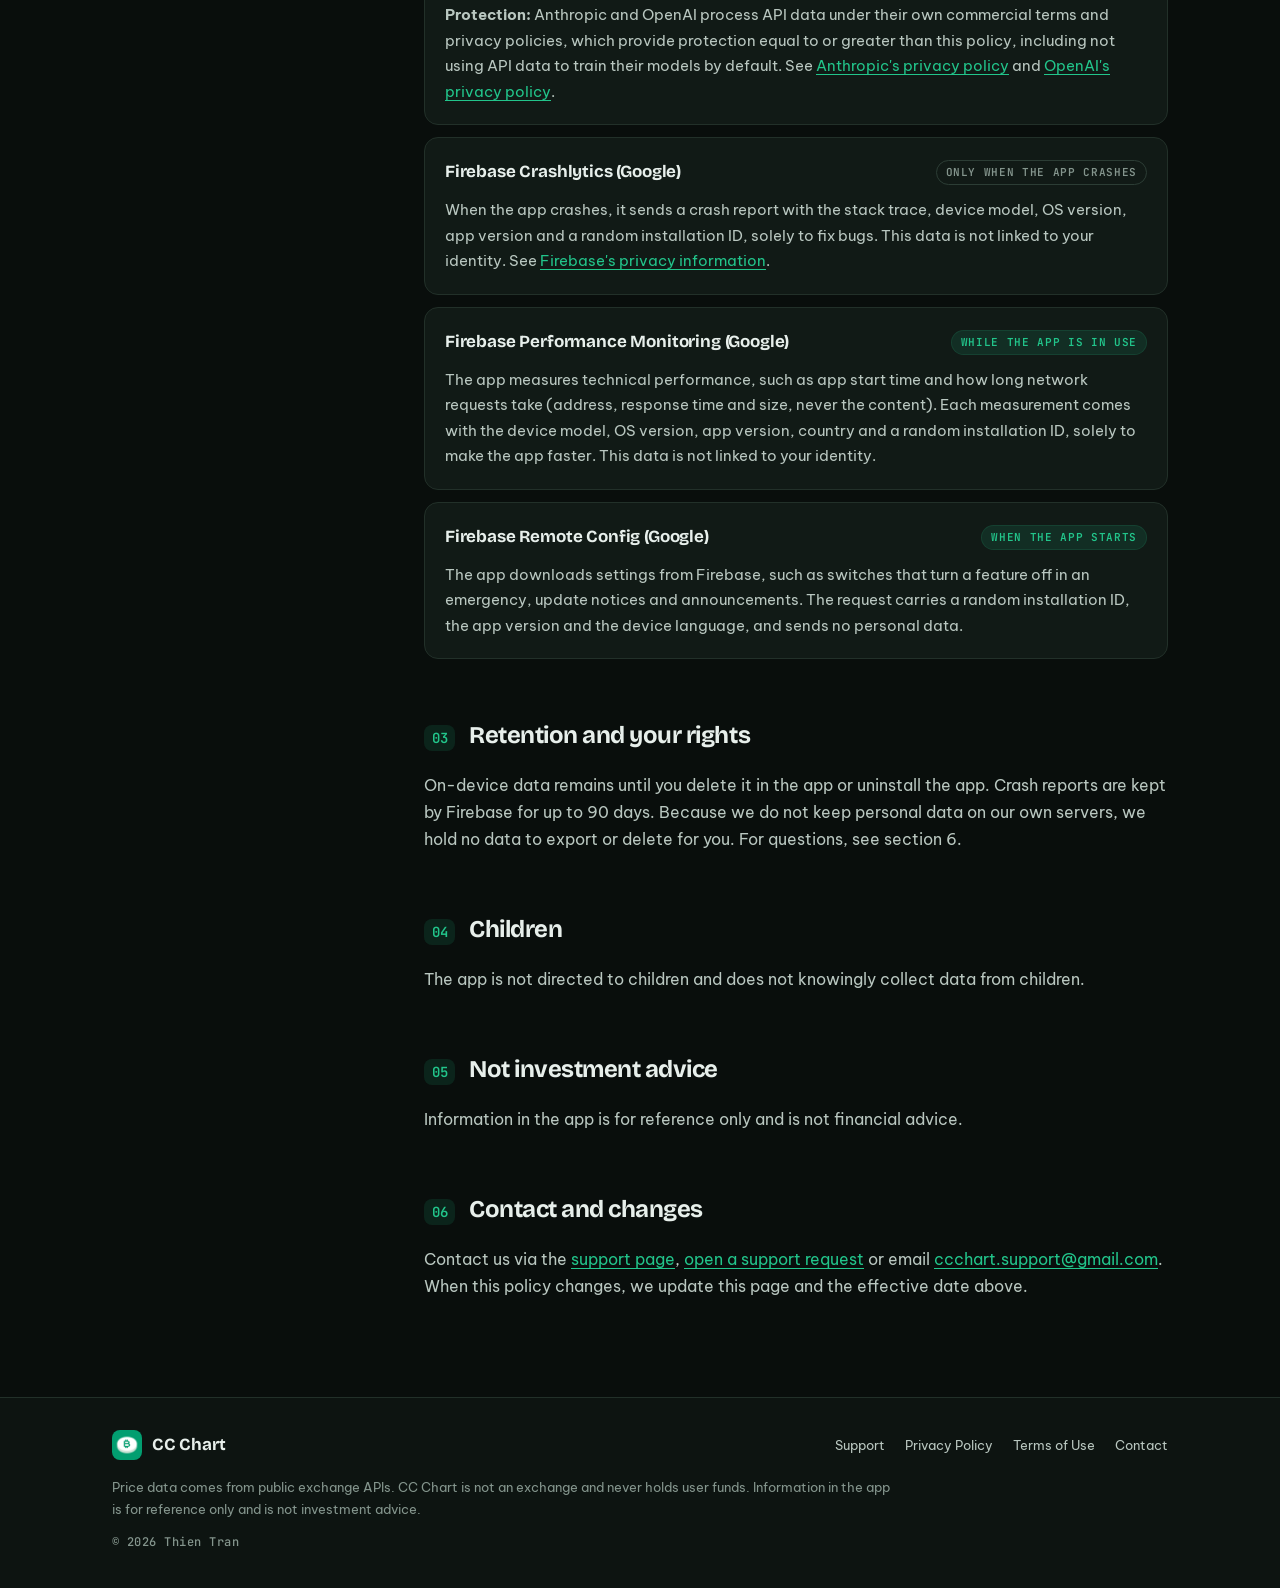
<file: privacy.html>
<!doctype html>
<html lang="en" data-lang="en" data-mode="dark">
<head>
<meta charset="utf-8">
<meta name="viewport" content="width=device-width, initial-scale=1, viewport-fit=cover">
<title data-en="CC Chart Privacy Policy" data-vi="CC Chart — Chính sách quyền riêng tư">CC Chart Privacy Policy</title>
<meta name="description" content="How the CC Chart app handles your data.">
<meta name="claude:viewport-fit-sides" content="cover">
<meta name="theme-color" content="#090e0c">
<link rel="icon" href="[data-uri]">
<link rel="preconnect" href="https://fonts.googleapis.com"><link rel="preconnect" href="https://fonts.gstatic.com" crossorigin><link rel="stylesheet" href="https://fonts.googleapis.com/css2?family=Be+Vietnam+Pro:wght@400;500;600;700&family=Bricolage+Grotesque:opsz,wght@12..96,600..800&family=JetBrains+Mono:wght@500;600;700&display=swap">
<script>(function(){var d=document.documentElement,s=null;try{s=window.localStorage}catch(e){}function g(k){try{return s&&s.getItem(k)}catch(e){return null}}var l=g('cc-chart-site.lang'),m=g('cc-chart-site.mode');d.setAttribute('data-lang',l==='vi'?'vi':'en');d.setAttribute('data-mode',m==='light'?'light':'dark');d.lang=l==='vi'?'vi':'en';})();</script>
<style>
/* Layout: sticky glass header, one 1120px column; hero splits text | live candle card, collapses to one column on phones. */
:root {
  --bg: #090e0c;
  --bg-2: #0d1411;
  --surface: #111a16;
  --surface-2: #16211c;
  --line: #223029;
  --line-2: #2c3d35;
  --fg: #e7efeb;
  --fg-2: #b9c7c0;
  --muted: #84958d;
  --accent: #22c58b;
  --accent-2: #5fe0b0;
  --accent-ink: #03140d;
  --accent-soft: rgba(34, 197, 139, 0.12);
  --down: #f6465d;
  --ma: #f0b90b;
  --header: rgba(9, 14, 12, 0.72);
  --shadow: 0 24px 60px -24px rgba(0, 0, 0, 0.7);
  --glow: radial-gradient(60% 80% at 75% 0%, rgba(34, 197, 139, 0.16), transparent 70%);
  --font-display: "Bricolage Grotesque", "Be Vietnam Pro", ui-sans-serif, system-ui, sans-serif;
  --font-body: "Be Vietnam Pro", ui-sans-serif, system-ui, -apple-system, "Segoe UI", sans-serif;
  --font-mono: "JetBrains Mono", ui-monospace, SFMono-Regular, Menlo, monospace;
  --step--1: 0.8125rem;
  --step-0: 1rem;
  --step-1: 1.1875rem;
  --step-2: 1.5rem;
  --step-3: clamp(2.125rem, 1.4rem + 3vw, 3.5rem);
  --radius: 14px;
  color-scheme: dark;
}
:root[data-mode="light"] {
  --bg: #f5f8f6;
  --bg-2: #eef3f0;
  --surface: #ffffff;
  --surface-2: #f0f5f2;
  --line: #dde6e1;
  --line-2: #cbd8d1;
  --fg: #0e1a15;
  --fg-2: #33443c;
  --muted: #5a6b63;
  --accent: #038a5e;
  --accent-2: #02a06c;
  --accent-ink: #ffffff;
  --accent-soft: rgba(3, 138, 94, 0.09);
  --down: #cf304a;
  --ma: #b98a00;
  --header: rgba(245, 248, 246, 0.78);
  --shadow: 0 24px 50px -28px rgba(14, 40, 30, 0.35);
  --glow: radial-gradient(60% 80% at 75% 0%, rgba(3, 158, 109, 0.12), transparent 70%);
  color-scheme: light;
}

:root:not([data-lang="vi"]) .vi,
:root[data-lang="vi"] .en { display: none !important; }

* { box-sizing: border-box; }
html { overflow-x: clip; -webkit-text-size-adjust: 100%; scroll-padding-top: 88px; }
body {
  margin: 0;
  background: var(--bg);
  color: var(--fg);
  font: 400 var(--step-0)/1.7 var(--font-body);
  -webkit-font-smoothing: antialiased;
  transition: background-color .25s ease, color .25s ease;
}
body::before {
  content: ""; position: fixed; inset: 0 0 auto; height: env(safe-area-inset-top, 0px);
  z-index: 30; background: var(--bg);
}
a { color: var(--accent); text-decoration-thickness: 1px; text-underline-offset: 3px; }
a:hover { color: var(--accent-2); }
:focus-visible { outline: 2px solid var(--accent); outline-offset: 3px; border-radius: 6px; }
h1, h2, h3 { font-family: var(--font-display); text-wrap: balance; margin: 0; letter-spacing: -0.02em; }
p { margin: 0; }
img { max-width: 100%; }

.wrap {
  width: 100%; max-width: 1120px; margin: 0 auto;
  padding-left: max(16px, env(safe-area-inset-left, 0px));
  padding-right: max(16px, env(safe-area-inset-right, 0px));
}
@media (min-width: 720px) {
  .wrap { padding-left: max(32px, env(safe-area-inset-left, 0px)); padding-right: max(32px, env(safe-area-inset-right, 0px)); }
}

/* Header */
.site-header {
  position: sticky; top: env(safe-area-inset-top, 0px); z-index: 20;
  background: var(--header);
  backdrop-filter: saturate(160%) blur(14px); -webkit-backdrop-filter: saturate(160%) blur(14px);
  border-bottom: 1px solid var(--line);
}
.site-header .wrap { display: flex; align-items: center; gap: 16px; padding-block: 12px; }
.brand { display: flex; align-items: center; gap: 10px; color: var(--fg); text-decoration: none; font: 700 1.0625rem/1 var(--font-display); letter-spacing: -0.01em; }
.brand:hover { color: var(--fg); }
.brand img { width: 30px; height: 30px; border-radius: 8px; display: block; }
.nav { display: flex; gap: 4px; margin-left: 8px; }
.nav a {
  color: var(--muted); text-decoration: none; font-size: var(--step--1); font-weight: 500;
  padding: 6px 12px; border-radius: 999px; white-space: nowrap;
}
.nav a:hover { color: var(--fg); background: var(--surface-2); }
.nav a[aria-current="page"] { color: var(--fg); background: var(--surface-2); }
.controls { margin-left: auto; display: flex; align-items: center; gap: 8px; }
.seg {
  display: inline-flex; padding: 3px; border-radius: 999px;
  background: var(--surface); border: 1px solid var(--line);
}
.seg button {
  appearance: none; border: 0; background: transparent; color: var(--muted); cursor: pointer;
  font: 600 0.75rem/1 var(--font-mono); letter-spacing: 0.06em;
  padding: 7px 10px; border-radius: 999px;
}
.seg button[aria-pressed="true"] { background: var(--accent); color: var(--accent-ink); }
.icon-btn {
  appearance: none; width: 36px; height: 36px; border-radius: 999px; cursor: pointer;
  display: inline-grid; place-items: center;
  background: var(--surface); border: 1px solid var(--line); color: var(--fg);
}
.icon-btn:hover { border-color: var(--line-2); }
.icon-btn svg { width: 18px; height: 18px; }
:root:not([data-mode="light"]) .i-moon, :root[data-mode="light"] .i-sun { display: none; }
@media (max-width: 560px) {
  .nav { display: none; }
  .brand span { display: none; }
}
@media (max-width: 380px) { .brand img { width: 26px; height: 26px; } }

/* Mobile page tabs (header nav hides on phones) */
.site-header .tabs-m { display: none; }
@media (max-width: 560px) {
  .site-header .tabs-m { display: flex; gap: 6px; padding-block: 0 12px; overflow-x: auto; scrollbar-width: none; }
  .tabs-m a {
    flex: none; text-decoration: none; color: var(--muted); font-size: var(--step--1); font-weight: 600; white-space: nowrap;
    padding: 7px 12px; border-radius: 999px; border: 1px solid var(--line); background: var(--surface);
  }
  .tabs-m a[aria-current="page"] { color: var(--fg); border-color: var(--line-2); background: var(--surface-2); }
}

/* Shared pieces */
.eyebrow {
  display: inline-flex; align-items: center; gap: 8px;
  font: 600 0.75rem/1 var(--font-mono); letter-spacing: 0.12em; text-transform: uppercase; color: var(--accent);
}
.eyebrow::before { content: ""; width: 6px; height: 6px; border-radius: 50%; background: var(--accent); box-shadow: 0 0 0 4px var(--accent-soft); }
.lead { color: var(--fg-2); font-size: var(--step-1); line-height: 1.6; max-width: 34em; }
.btn {
  display: inline-flex; align-items: center; gap: 10px; text-decoration: none; cursor: pointer;
  font: 600 0.9375rem/1 var(--font-body); padding: 14px 20px; border-radius: 12px;
  border: 1px solid transparent; transition: transform .15s ease, background-color .15s ease, border-color .15s ease;
}
.btn svg { width: 18px; height: 18px; flex: none; }
.btn-primary { background: var(--accent); color: var(--accent-ink); }
.btn-primary:hover { background: var(--accent-2); color: var(--accent-ink); transform: translateY(-1px); }
.btn-ghost { background: var(--surface); color: var(--fg); border-color: var(--line); }
.btn-ghost:hover { color: var(--fg); border-color: var(--line-2); transform: translateY(-1px); }
.section { padding-block: 72px 0; }
.section-head { display: grid; gap: 12px; margin-bottom: 32px; max-width: 40em; }
.section-head h2 { font-size: var(--step-2); font-weight: 700; }
.section-head p { color: var(--muted); }
.mono { font-family: var(--font-mono); font-variant-numeric: tabular-nums; }

/* Footer */
.site-footer { margin-top: 96px; border-top: 1px solid var(--line); background: var(--bg-2); }
.site-footer .wrap { display: grid; gap: 16px; padding-block: 32px 40px; }
.foot-row { display: flex; flex-wrap: wrap; align-items: center; gap: 12px 24px; justify-content: space-between; }
.foot-links { display: flex; flex-wrap: wrap; gap: 8px 20px; font-size: var(--step--1); }
.foot-links a { color: var(--fg-2); text-decoration: none; }
.foot-links a:hover { color: var(--accent); }
.foot-note { color: var(--muted); font-size: var(--step--1); max-width: 60em; }
.copyright { color: var(--muted); font: 500 0.75rem/1 var(--font-mono); letter-spacing: 0.04em; }

@media (prefers-reduced-motion: reduce) {
  *, *::before, *::after { transition: none !important; animation: none !important; }
}

.skip { position: absolute; left: -9999px; top: 8px; z-index: 40; padding: 8px 12px; border-radius: 8px; background: var(--accent); color: var(--accent-ink); }
.skip:focus { left: 16px; }

.p-hero { position: relative; overflow: hidden; border-bottom: 1px solid var(--line); }
.p-hero::before { content: ""; position: absolute; inset: 0; background: var(--glow); pointer-events: none; }
.p-hero .wrap { position: relative; display: grid; gap: 18px; padding-block: 64px 48px; }
.p-hero h1 { font-size: var(--step-3); line-height: 1.05; font-weight: 800; }
.updated { display: inline-flex; align-items: center; gap: 8px; color: var(--muted); font: 500 0.8125rem/1 var(--font-mono); }
.updated svg { width: 15px; height: 15px; }

.glance { display: grid; grid-template-columns: repeat(auto-fit, minmax(170px, 1fr)); gap: 10px; margin-top: 12px; }
.glance div {
  display: flex; align-items: center; gap: 10px; padding: 12px 14px; border-radius: 12px;
  background: var(--surface); border: 1px solid var(--line); font-size: 0.875rem; font-weight: 600; line-height: 1.35;
}
.glance svg { width: 18px; height: 18px; flex: none; color: var(--accent); }

.p-body .wrap { display: grid; gap: 40px; padding-block: 48px 0; }
@media (min-width: 960px) { .p-body .wrap { grid-template-columns: 240px minmax(0, 1fr); gap: 72px; } }
.toc { align-self: start; min-width: 0; }
@media (min-width: 960px) { .toc { position: sticky; top: 96px; } }
.toc-title { font: 600 0.6875rem/1 var(--font-mono); letter-spacing: 0.14em; text-transform: uppercase; color: var(--muted); margin-bottom: 12px; }
.toc ol { list-style: none; margin: 0; padding: 0; display: grid; gap: 2px; }
.toc a {
  display: grid; grid-template-columns: 28px 1fr; gap: 6px; padding: 8px 10px; border-radius: 9px;
  color: var(--fg-2); text-decoration: none; font-size: 0.875rem; line-height: 1.4;
}
.toc a span:first-child { font-family: var(--font-mono); color: var(--muted); font-size: 0.8125rem; }
.toc a:hover { background: var(--surface); color: var(--fg); }
.toc a.active { background: var(--surface-2); color: var(--fg); }
.toc a.active span:first-child { color: var(--accent); }
@media (max-width: 959px) {
  .toc ol { grid-template-columns: repeat(auto-fit, minmax(150px, 1fr)); gap: 6px; }
  .toc a { border: 1px solid var(--line); background: var(--surface); }
}

.policy { min-width: 0; max-width: 72ch; display: grid; gap: 56px; }
.policy > p.intro { font-size: var(--step-1); color: var(--fg-2); line-height: 1.65; }
.policy b { color: var(--fg); font-weight: 600; }
.policy section { display: grid; gap: 16px; scroll-margin-top: 96px; }
.policy h2 { display: flex; align-items: baseline; gap: 14px; font-size: var(--step-2); font-weight: 700; }
.policy h2 .n { font: 600 0.875rem/1 var(--font-mono); color: var(--accent); padding: 6px 8px; border-radius: 8px; background: var(--accent-soft); }
.policy p, .policy li { color: var(--fg-2); }
.points { list-style: none; margin: 0; padding: 0; display: grid; gap: 10px; }
.points li { position: relative; padding-left: 22px; }
.points li::before { content: ""; position: absolute; left: 2px; top: 0.72em; width: 7px; height: 7px; border-radius: 2px; background: var(--accent); transform: rotate(45deg); }

.parties { display: grid; gap: 12px; }
.party { border: 1px solid var(--line); border-radius: var(--radius); background: var(--surface); padding: 20px; display: grid; gap: 10px; }
.party-head { display: flex; flex-wrap: wrap; align-items: center; gap: 8px 12px; }
.party-head h3 { font-size: 1.0625rem; font-weight: 700; letter-spacing: -0.01em; }
.when {
  margin-left: auto; font: 600 0.6875rem/1 var(--font-mono); letter-spacing: 0.06em; text-transform: uppercase;
  padding: 6px 9px; border-radius: 999px; border: 1px solid var(--line-2); color: var(--muted); white-space: nowrap;
}
.when.always { color: var(--accent); border-color: var(--accent-soft); background: var(--accent-soft); }
.party p { font-size: 0.9375rem; }
@media (max-width: 560px) { .when { margin-left: 0; white-space: normal; } }


</style>
</head>
<body>
<a class="skip" href="#main">Skip to content</a>
<header class="site-header"><div class="wrap">
  <a class="brand" href="./"><img src="[data-uri]" alt="" width="30" height="30"><span>CC Chart</span></a>
  <nav class="nav" aria-label="Pages">
    <a href="./"><span class="en">Overview</span><span class="vi">Tổng quan</span></a>
    <a href="support.html"><span class="en">Support</span><span class="vi">Hỗ trợ</span></a>
    <a href="privacy.html" aria-current="page"><span class="en">Privacy</span><span class="vi">Quyền riêng tư</span></a>
    <a href="terms.html"><span class="en">Terms</span><span class="vi">Điều khoản</span></a>
  </nav>
  <div class="controls">
    <div class="seg" role="group" aria-label="Language / Ngôn ngữ">
      <button type="button" id="lang-en" data-set-lang="en" aria-pressed="true">EN</button>
      <button type="button" id="lang-vi" data-set-lang="vi" aria-pressed="false">VI</button>
    </div>
    <button type="button" id="mode-toggle" class="icon-btn" data-toggle-mode aria-label="Switch theme"><svg class="i-sun" viewBox="0 0 24 24" fill="none" stroke="currentColor" stroke-width="1.8" stroke-linecap="round" stroke-linejoin="round" aria-hidden="true"><circle cx="12" cy="12" r="4"/><path d="M12 2v2M12 20v2M4.9 4.9l1.4 1.4M17.7 17.7l1.4 1.4M2 12h2M20 12h2M4.9 19.1l1.4-1.4M17.7 6.3l1.4-1.4"/></svg><svg class="i-moon" viewBox="0 0 24 24" fill="none" stroke="currentColor" stroke-width="1.8" stroke-linecap="round" stroke-linejoin="round" aria-hidden="true"><path d="M20 14.5A8 8 0 1 1 9.5 4a6.5 6.5 0 0 0 10.5 10.5Z"/></svg></button>
  </div>
</div>
<nav class="wrap tabs-m" aria-label="Pages">
    <a href="./"><span class="en">Overview</span><span class="vi">Tổng quan</span></a>
    <a href="support.html"><span class="en">Support</span><span class="vi">Hỗ trợ</span></a>
    <a href="privacy.html" aria-current="page"><span class="en">Privacy</span><span class="vi">Quyền riêng tư</span></a>
    <a href="terms.html"><span class="en">Terms</span><span class="vi">Điều khoản</span></a>
</nav>
</header>
<main id="main">
<section class="p-hero">
  <div class="wrap">
    <span class="eyebrow"><span class="en">Legal</span><span class="vi">Pháp lý</span></span>
    <h1><span class="en">Privacy Policy</span><span class="vi">Chính sách quyền riêng tư</span></h1>
    <span class="updated"><svg viewBox="0 0 24 24" fill="none" stroke="currentColor" stroke-width="1.8" stroke-linecap="round" stroke-linejoin="round" aria-hidden="true"><circle cx="12" cy="12" r="9"/><path d="M12 7v5l3 2"/></svg><span class="en">Updated November 13, 2026</span><span class="vi">Cập nhật 13/11/2026</span></span>
    <p class="lead">
      <span class="en">This policy explains how the CC Chart app ("the app") handles data. In short:</span>
      <span class="vi">Chính sách này mô tả cách ứng dụng CC Chart ("ứng dụng") xử lý dữ liệu. Tóm tắt:</span>
    </p>
    <div class="glance">
      <div><svg viewBox="0 0 24 24" fill="none" stroke="currentColor" stroke-width="1.8" stroke-linecap="round" stroke-linejoin="round" aria-hidden="true"><circle cx="12" cy="12" r="9"/><path d="m8.5 12 2.5 2.5 4.5-5"/></svg><span class="en">No user accounts</span><span class="vi">Không có tài khoản người dùng</span></div>
      <div><svg viewBox="0 0 24 24" fill="none" stroke="currentColor" stroke-width="1.8" stroke-linecap="round" stroke-linejoin="round" aria-hidden="true"><circle cx="12" cy="12" r="9"/><path d="m8.5 12 2.5 2.5 4.5-5"/></svg><span class="en">No server of its own storing your data</span><span class="vi">Không có máy chủ riêng lưu dữ liệu của bạn</span></div>
      <div><svg viewBox="0 0 24 24" fill="none" stroke="currentColor" stroke-width="1.8" stroke-linecap="round" stroke-linejoin="round" aria-hidden="true"><circle cx="12" cy="12" r="9"/><path d="m8.5 12 2.5 2.5 4.5-5"/></svg><span class="en">No ads</span><span class="vi">Không quảng cáo</span></div>
      <div><svg viewBox="0 0 24 24" fill="none" stroke="currentColor" stroke-width="1.8" stroke-linecap="round" stroke-linejoin="round" aria-hidden="true"><circle cx="12" cy="12" r="9"/><path d="m8.5 12 2.5 2.5 4.5-5"/></svg><span class="en">No tracking across apps or websites</span><span class="vi">Không theo dõi qua ứng dụng hay website khác</span></div>
      <div><svg viewBox="0 0 24 24" fill="none" stroke="currentColor" stroke-width="1.8" stroke-linecap="round" stroke-linejoin="round" aria-hidden="true"><circle cx="12" cy="12" r="9"/><path d="m8.5 12 2.5 2.5 4.5-5"/></svg><span class="en">Never sells data</span><span class="vi">Không bán dữ liệu</span></div>
    </div>
  </div>
</section>

<div class="p-body">
  <div class="wrap en">
    <nav class="toc" aria-label="Contents">
      <div class="toc-title">Contents</div>
      <ol>
        <li><a href="#en-1"><span>01</span><span>Data stored on your device</span></a></li>
        <li><a href="#en-2"><span>02</span><span>Data sent to third parties</span></a></li>
        <li><a href="#en-3"><span>03</span><span>Retention and your rights</span></a></li>
        <li><a href="#en-4"><span>04</span><span>Children</span></a></li>
        <li><a href="#en-5"><span>05</span><span>Not investment advice</span></a></li>
        <li><a href="#en-6"><span>06</span><span>Contact and changes</span></a></li>
      </ol>
    </nav>
    <article class="policy">

      <section id="en-1">
        <h2><span class="n">01</span>Data stored on your device</h2>
        <ul class="points">
          <li>Settings, watchlists, indicators, chart drawings, price alerts and paper-trading data are stored in the app's storage on your device. They are not sent anywhere.</li>
          <li>If you enter an exchange Demo Trading API key or an AI provider API key, it is stored in the operating system's secure storage (iOS Keychain, Android Keystore) and is only sent directly to that service.</li>
          <li>Images you pick to place on a chart stay on your device. Chart screenshots are saved to your Photos only when you ask.</li>
          <li>Face ID, Touch ID and fingerprint are handled by the operating system. The app only receives a success or failure result, never biometric data.</li>
        </ul>
      </section>

      <section id="en-2">
        <h2><span class="n">02</span>Data sent to third parties</h2>
        <div class="parties">
          <div class="party">
            <div class="party-head"><h3>Exchanges (Binance, OKX, Bybit)</h3><span class="when always">When the app loads prices</span></div>
            <p>The app calls public APIs for prices and charts. Bybit prices come from Bybit's public mainnet API. As with any Internet connection, the exchange sees your IP address. When you use demo trading, requests signed with your Demo Trading key go directly from your device to the exchange's demo environment under that exchange's privacy policy. The app never trades with real money.</p>
          </div>
          <div class="party">
            <div class="party-head"><h3>AI providers (Anthropic, OpenAI)</h3><span class="when">Only if you use the AI Assistant</span></div>
            <p>The AI Assistant is optional and off until you add your own Anthropic or OpenAI API key. Before anything is sent for the first time, the app shows a consent screen naming that provider and the data, and nothing is sent unless you tap Agree. Switching to the other provider asks again. You can withdraw consent at any time in Settings &gt; AI assistant.</p><p><strong>What is sent:</strong> the messages you type or suggestions you tap, the conversation history of the current chat, and chart data: symbol, timeframe and visible range, price candles (open, high, low, close, volume), detected patterns and price levels, and your drawings including any text in them, for the open chart or another symbol the assistant opens at your request. No account, order, position, contact or identity data is sent.</p><p><strong>How and why:</strong> it is sent directly from your device to the provider you selected (Anthropic for Claude models, OpenAI for GPT models), using your own API key, only when you send a request, and only to generate the reply and chart drawings you asked for. We never receive or store this content.</p><p><strong>Protection:</strong> Anthropic and OpenAI process API data under their own commercial terms and privacy policies, which provide protection equal to or greater than this policy, including not using API data to train their models by default. See <a href="https://www.anthropic.com/legal/privacy" target="_blank" rel="noopener">Anthropic's privacy policy</a> and <a href="https://openai.com/policies/privacy-policy" target="_blank" rel="noopener">OpenAI's privacy policy</a>.</p>
          </div>
          <div class="party">
            <div class="party-head"><h3>Firebase Crashlytics (Google)</h3><span class="when">Only when the app crashes</span></div>
            <p>When the app crashes, it sends a crash report with the stack trace, device model, OS version, app version and a random installation ID, solely to fix bugs. This data is not linked to your identity. See <a href="https://firebase.google.com/support/privacy" target="_blank" rel="noopener">Firebase's privacy information</a>.</p>
          </div>
          <div class="party">
            <div class="party-head"><h3>Firebase Performance Monitoring (Google)</h3><span class="when always">While the app is in use</span></div>
            <p>The app measures technical performance, such as app start time and how long network requests take (address, response time and size, never the content). Each measurement comes with the device model, OS version, app version, country and a random installation ID, solely to make the app faster. This data is not linked to your identity.</p>
          </div>
          <div class="party">
            <div class="party-head"><h3>Firebase Remote Config (Google)</h3><span class="when always">When the app starts</span></div>
            <p>The app downloads settings from Firebase, such as switches that turn a feature off in an emergency, update notices and announcements. The request carries a random installation ID, the app version and the device language, and sends no personal data.</p>
          </div>
        </div>
      </section>

      <section id="en-3">
        <h2><span class="n">03</span>Retention and your rights</h2>
        <p>On-device data remains until you delete it in the app or uninstall the app. Crash reports are kept by Firebase for up to 90 days. Because we do not keep personal data on our own servers, we hold no data to export or delete for you. For questions, see section 6.</p>
      </section>

      <section id="en-4">
        <h2><span class="n">04</span>Children</h2>
        <p>The app is not directed to children and does not knowingly collect data from children.</p>
      </section>

      <section id="en-5">
        <h2><span class="n">05</span>Not investment advice</h2>
        <p>Information in the app is for reference only and is not financial advice.</p>
      </section>

      <section id="en-6">
        <h2><span class="n">06</span>Contact and changes</h2>
        <p>Contact us via the <a href="support.html">support page</a>, <a href="https://github.com/Thientran2910/cc-chart-site/issues/new" target="_blank" rel="noopener">open a support request</a> or email <a href="mailto:ccchart.support@gmail.com">ccchart.support@gmail.com</a>. When this policy changes, we update this page and the effective date above.</p>
      </section>
    </article>
  </div>

  <div class="wrap vi">
    <nav class="toc" aria-label="Mục lục">
      <div class="toc-title">Mục lục</div>
      <ol>
        <li><a href="#vi-1"><span>01</span><span>Dữ liệu lưu trên thiết bị</span></a></li>
        <li><a href="#vi-2"><span>02</span><span>Dữ liệu gửi tới bên thứ ba</span></a></li>
        <li><a href="#vi-3"><span>03</span><span>Thời gian lưu và quyền của bạn</span></a></li>
        <li><a href="#vi-4"><span>04</span><span>Trẻ em</span></a></li>
        <li><a href="#vi-5"><span>05</span><span>Không phải lời khuyên đầu tư</span></a></li>
        <li><a href="#vi-6"><span>06</span><span>Liên hệ và thay đổi</span></a></li>
      </ol>
    </nav>
    <article class="policy">

      <section id="vi-1">
        <h2><span class="n">01</span>Dữ liệu lưu trên thiết bị</h2>
        <ul class="points">
          <li>Cài đặt, danh sách theo dõi, chỉ báo, hình vẽ trên biểu đồ, cảnh báo giá và dữ liệu giao dịch giả lập được lưu trong bộ nhớ của ứng dụng trên thiết bị. Chúng không được gửi đi đâu.</li>
          <li>Nếu bạn nhập API key Demo Trading của sàn hoặc API key của nhà cung cấp AI, key được lưu trong kho bảo mật của hệ điều hành (Keychain trên iOS, Keystore trên Android) và chỉ được gửi trực tiếp tới đúng dịch vụ đó.</li>
          <li>Ảnh bạn chọn để chèn vào biểu đồ chỉ được dùng trên thiết bị. Ảnh chụp biểu đồ chỉ được lưu vào Thư viện ảnh khi bạn yêu cầu.</li>
          <li>Face ID / Touch ID / vân tay do hệ điều hành xử lý. Ứng dụng chỉ nhận kết quả thành công hoặc thất bại, không nhận dữ liệu sinh trắc học.</li>
        </ul>
      </section>

      <section id="vi-2">
        <h2><span class="n">02</span>Dữ liệu gửi tới bên thứ ba</h2>
        <div class="parties">
          <div class="party">
            <div class="party-head"><h3>Sàn giao dịch (Binance, OKX, Bybit)</h3><span class="when always">Khi ứng dụng tải giá</span></div>
            <p>Ứng dụng gọi API công khai để lấy giá và biểu đồ. Giá Bybit lấy từ API công khai của Bybit. Như mọi kết nối Internet, sàn nhận được địa chỉ IP của bạn. Khi bạn dùng giao dịch demo, các yêu cầu đã ký bằng key Demo Trading của bạn đi thẳng từ thiết bị tới môi trường demo của sàn và tuân theo chính sách quyền riêng tư của sàn đó. Ứng dụng không thực hiện giao dịch bằng tiền thật.</p>
          </div>
          <div class="party">
            <div class="party-head"><h3>Nhà cung cấp AI (Anthropic, OpenAI)</h3><span class="when">Chỉ khi dùng Trợ lý AI</span></div>
            <p>Trợ lý AI là tuỳ chọn, chỉ hoạt động khi bạn nhập API key Anthropic hoặc OpenAI của chính bạn. Trước lần gửi đầu tiên, ứng dụng hiện màn hình xin đồng ý, ghi rõ nhà cung cấp đó và dữ liệu gửi đi; không có gì được gửi nếu bạn không bấm Đồng ý. Đổi sang nhà cung cấp kia thì ứng dụng hỏi lại. Bạn có thể rút lại đồng ý bất cứ lúc nào trong Cài đặt &gt; Trợ lý AI.</p><p><strong>Dữ liệu gửi đi:</strong> nội dung bạn nhập hoặc gợi ý bạn chọn, lịch sử của cuộc trò chuyện hiện tại, và dữ liệu biểu đồ: mã giao dịch, khung thời gian và khoảng đang xem, nến giá (mở, cao, thấp, đóng, khối lượng), mẫu hình và mức giá phát hiện được, hình vẽ của bạn kể cả chữ trong đó, của biểu đồ đang mở hoặc mã khác mà trợ lý mở theo yêu cầu của bạn. Không gửi dữ liệu tài khoản, lệnh, vị thế, danh bạ hay danh tính.</p><p><strong>Cách gửi và mục đích:</strong> gửi thẳng từ thiết bị tới nhà cung cấp bạn chọn (Anthropic cho mô hình Claude, OpenAI cho mô hình GPT) bằng API key của bạn, chỉ khi bạn gửi yêu cầu, và chỉ để tạo câu trả lời và hình vẽ bạn yêu cầu. Chúng tôi không nhận và không lưu nội dung này.</p><p><strong>Bảo vệ dữ liệu:</strong> Anthropic và OpenAI xử lý dữ liệu API theo điều khoản thương mại và chính sách quyền riêng tư của họ, với mức bảo vệ ngang bằng hoặc cao hơn chính sách này, gồm cả việc mặc định không dùng dữ liệu API để huấn luyện mô hình. Xem <a href="https://www.anthropic.com/legal/privacy" target="_blank" rel="noopener">chính sách của Anthropic</a> và <a href="https://openai.com/policies/privacy-policy" target="_blank" rel="noopener">chính sách của OpenAI</a>.</p>
          </div>
          <div class="party">
            <div class="party-head"><h3>Firebase Crashlytics (Google)</h3><span class="when">Chỉ khi ứng dụng gặp lỗi</span></div>
            <p>Khi ứng dụng gặp lỗi, ứng dụng gửi báo cáo sự cố gồm dấu vết lỗi, mẫu thiết bị, phiên bản hệ điều hành, phiên bản ứng dụng và một mã cài đặt ngẫu nhiên. Mục đích duy nhất là sửa lỗi. Dữ liệu này không gắn với danh tính của bạn. Xem <a href="https://firebase.google.com/support/privacy" target="_blank" rel="noopener">chính sách của Firebase</a>.</p>
          </div>
          <div class="party">
            <div class="party-head"><h3>Firebase Performance Monitoring (Google)</h3><span class="when always">Khi đang dùng ứng dụng</span></div>
            <p>Ứng dụng đo hiệu năng kỹ thuật như thời gian mở ứng dụng và thời gian của các yêu cầu mạng (địa chỉ, thời gian phản hồi, kích thước, không gồm nội dung). Mỗi lần đo kèm mẫu thiết bị, phiên bản hệ điều hành, phiên bản ứng dụng, quốc gia và một mã cài đặt ngẫu nhiên. Mục đích duy nhất là giúp ứng dụng chạy nhanh hơn. Dữ liệu này không gắn với danh tính của bạn.</p>
          </div>
          <div class="party">
            <div class="party-head"><h3>Firebase Remote Config (Google)</h3><span class="when always">Khi mở ứng dụng</span></div>
            <p>Ứng dụng tải cấu hình từ Firebase, như công tắc tắt khẩn một tính năng, thông báo cập nhật và thông báo chung. Yêu cầu kèm một mã cài đặt ngẫu nhiên, phiên bản ứng dụng và ngôn ngữ thiết bị, không gửi dữ liệu cá nhân.</p>
          </div>
        </div>
      </section>

      <section id="vi-3">
        <h2><span class="n">03</span>Thời gian lưu và quyền của bạn</h2>
        <p>Dữ liệu trên thiết bị tồn tại đến khi bạn xoá trong ứng dụng hoặc gỡ ứng dụng. Báo cáo sự cố được Firebase lưu tối đa 90 ngày. Vì chúng tôi không lưu dữ liệu cá nhân trên máy chủ riêng, chúng tôi không có dữ liệu nào để truy xuất hay xoá thay bạn. Có câu hỏi thì liên hệ theo mục 6.</p>
      </section>

      <section id="vi-4">
        <h2><span class="n">04</span>Trẻ em</h2>
        <p>Ứng dụng không hướng tới trẻ em và không cố ý thu thập dữ liệu của trẻ em.</p>
      </section>

      <section id="vi-5">
        <h2><span class="n">05</span>Không phải lời khuyên đầu tư</h2>
        <p>Thông tin trong ứng dụng chỉ để tham khảo, không phải lời khuyên tài chính.</p>
      </section>

      <section id="vi-6">
        <h2><span class="n">06</span>Liên hệ và thay đổi</h2>
        <p>Liên hệ qua <a href="support.html">trang hỗ trợ</a>, <a href="https://github.com/Thientran2910/cc-chart-site/issues/new" target="_blank" rel="noopener">tạo yêu cầu hỗ trợ</a> hoặc email <a href="mailto:ccchart.support@gmail.com">ccchart.support@gmail.com</a>. Khi chính sách thay đổi, chúng tôi cập nhật trang này và ngày hiệu lực ở trên.</p>
      </section>
    </article>
  </div>
</div>
</main>

<footer class="site-footer"><div class="wrap">
  <div class="foot-row">
    <a class="brand" href="./"><img src="[data-uri]" alt="" width="30" height="30"><span>CC Chart</span></a>
    <div class="foot-links">
      <a href="support.html"><span class="en">Support</span><span class="vi">Hỗ trợ</span></a>
      <a href="privacy.html"><span class="en">Privacy Policy</span><span class="vi">Chính sách quyền riêng tư</span></a>
      <a href="terms.html"><span class="en">Terms of Use</span><span class="vi">Điều khoản sử dụng</span></a>
      <a href="https://github.com/Thientran2910/cc-chart-site/issues/new" target="_blank" rel="noopener"><span class="en">Contact</span><span class="vi">Liên hệ</span></a>
    </div>
  </div>
  <p class="foot-note"><span class="en">Price data comes from public exchange APIs. CC Chart is not an exchange and never holds user funds. Information in the app is for reference only and is not investment advice.</span><span class="vi">Dữ liệu giá lấy từ API công khai của các sàn. CC Chart không phải sàn giao dịch, không giữ tiền của người dùng. Thông tin trong ứng dụng chỉ để tham khảo, không phải lời khuyên đầu tư.</span></p>
  <p class="copyright">© 2026 Thien Tran</p>
</div></footer>
<script>
(function () {
  var root = document.documentElement;
  var KEY_LANG = 'cc-chart-site.lang', KEY_MODE = 'cc-chart-site.mode';
  function save(k, v) { try { localStorage.setItem(k, v); } catch (e) {} }

  function setLang(lang) {
    root.setAttribute('data-lang', lang);
    root.lang = lang;
    var t = document.querySelector('title[data-en]');
    if (t) document.title = t.getAttribute('data-' + lang);
    document.querySelectorAll('[data-set-lang]').forEach(function (b) {
      b.setAttribute('aria-pressed', String(b.getAttribute('data-set-lang') === lang));
    });
  }
  function setMode(mode) {
    root.setAttribute('data-mode', mode);
    var btn = document.querySelector('[data-toggle-mode]');
    if (btn) {
      var en = mode === 'dark' ? 'Switch to light theme' : 'Switch to dark theme';
      var vi = mode === 'dark' ? 'Chuyển sang giao diện sáng' : 'Chuyển sang giao diện tối';
      btn.setAttribute('aria-label', root.getAttribute('data-lang') === 'vi' ? vi : en);
    }
    window.dispatchEvent(new Event('cc-mode'));
  }

  document.querySelectorAll('[data-set-lang]').forEach(function (b) {
    b.addEventListener('click', function () {
      var l = b.getAttribute('data-set-lang');
      setLang(l); save(KEY_LANG, l);
      setMode(root.getAttribute('data-mode') || 'dark');
    });
  });
  var modeBtn = document.querySelector('[data-toggle-mode]');
  if (modeBtn) modeBtn.addEventListener('click', function () {
    var m = root.getAttribute('data-mode') === 'light' ? 'dark' : 'light';
    setMode(m); save(KEY_MODE, m);
  });

  document.querySelectorAll('[data-copy]').forEach(function (b) {
    b.addEventListener('click', function () {
      var el = document.getElementById(b.getAttribute('data-copy'));
      var done = function () { b.classList.add('done'); setTimeout(function () { b.classList.remove('done'); }, 1500); };
      var select = function () { var r = document.createRange(); r.selectNodeContents(el); var s = getSelection(); s.removeAllRanges(); s.addRange(r); };
      if (navigator.clipboard) navigator.clipboard.writeText(el.textContent).then(done, select); else select();
    });
  });

  setLang(root.getAttribute('data-lang') === 'vi' ? 'vi' : 'en');
  setMode(root.getAttribute('data-mode') === 'light' ? 'light' : 'dark');
})();

(function () {
  if (!window.IntersectionObserver) return;
  var links = document.querySelectorAll('.toc a');
  var map = {};
  links.forEach(function (a) { map[a.getAttribute('href').slice(1)] = a; });
  var io = new IntersectionObserver(function (entries) {
    entries.forEach(function (e) {
      if (!e.isIntersecting) return;
      var a = map[e.target.id];
      if (!a) return;
      a.closest('ol').querySelectorAll('a').forEach(function (x) { x.classList.toggle('active', x === a); });
    });
  }, { rootMargin: '-30% 0px -60% 0px' });
  document.querySelectorAll('.policy section[id]').forEach(function (s) { io.observe(s); });
})();
</script>
</body>
</html>
</file>
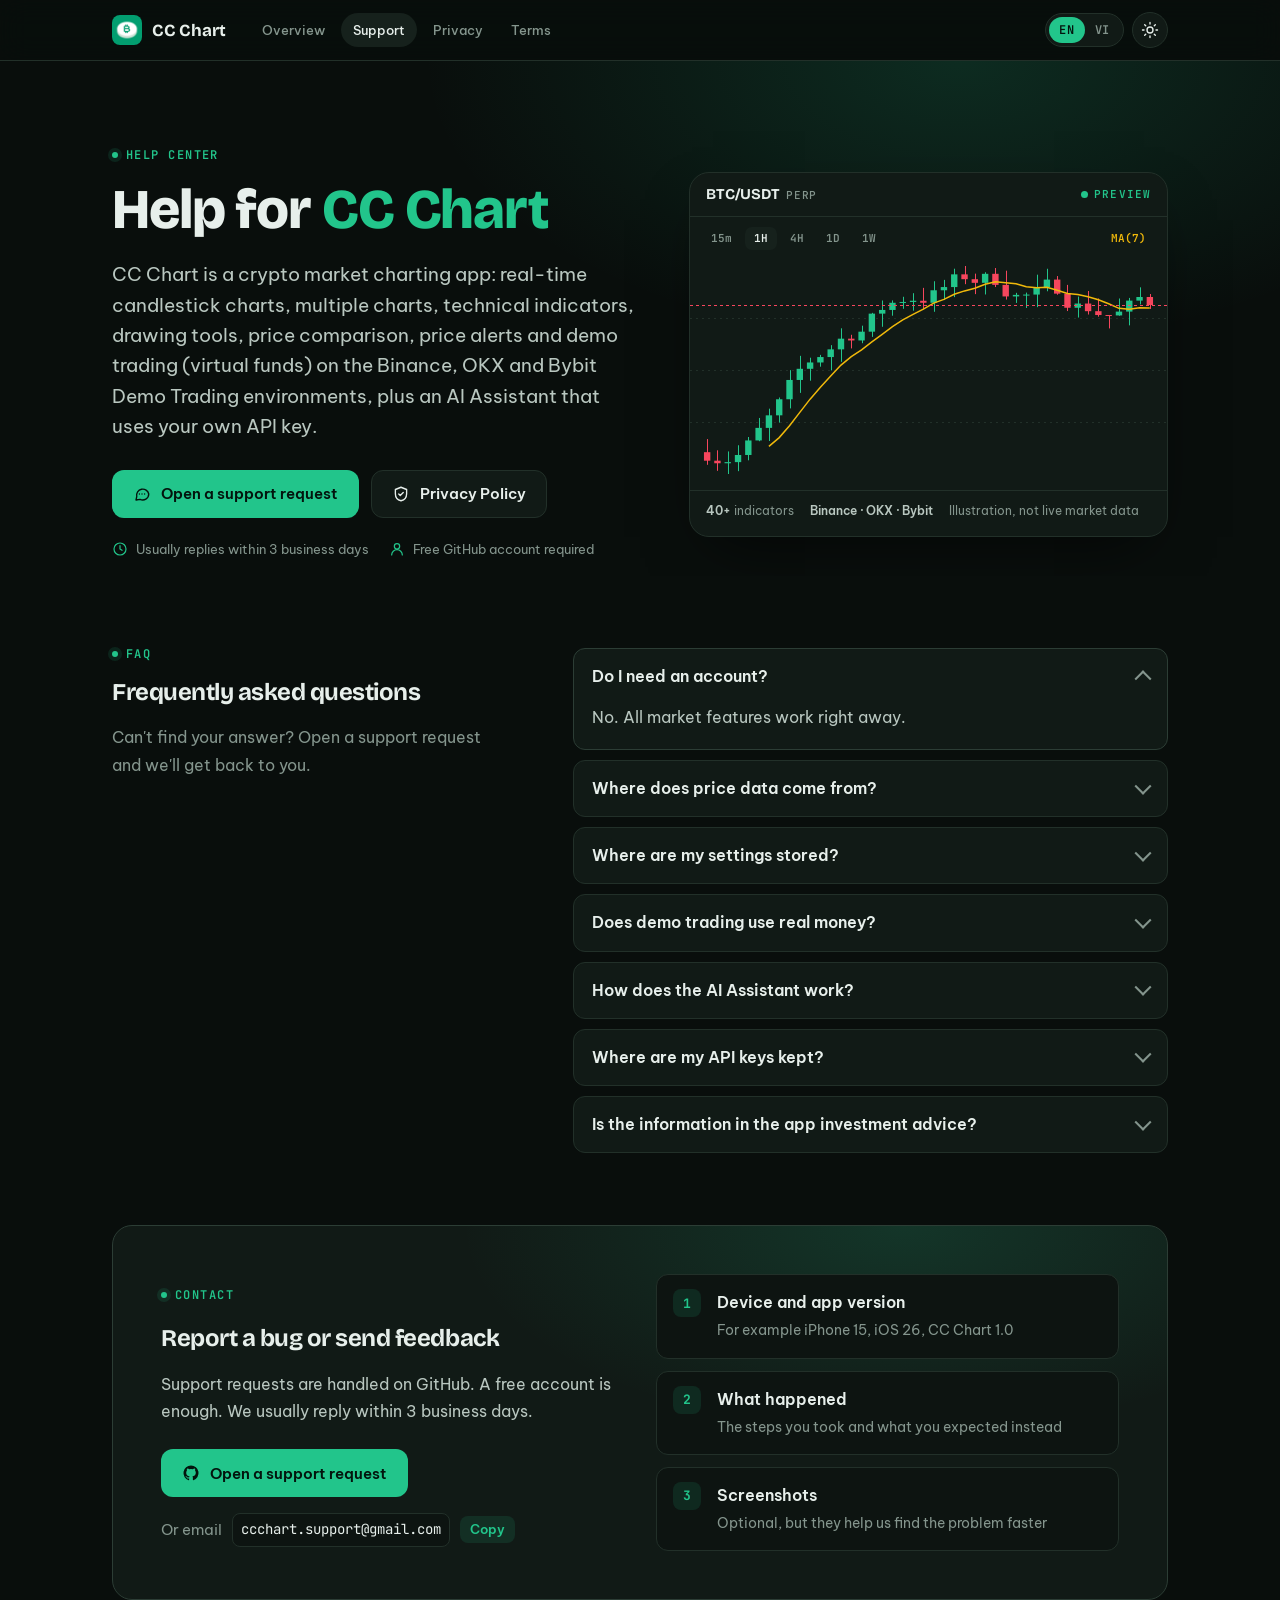
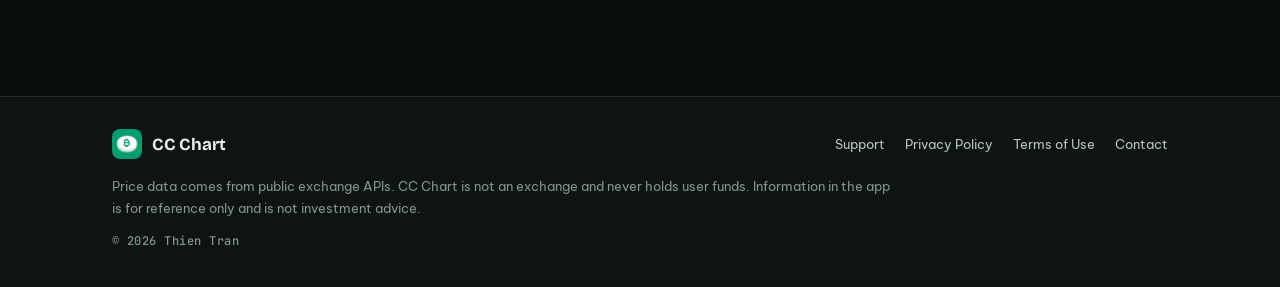
<file: support.html>
<!doctype html>
<html lang="en" data-lang="en" data-mode="dark">
<head>
<meta charset="utf-8">
<meta name="viewport" content="width=device-width, initial-scale=1, viewport-fit=cover">
<title data-en="CC Chart Support" data-vi="Hỗ trợ CC Chart">CC Chart Support</title>
<meta name="description" content="Help, FAQ and contact for CC Chart, a real-time crypto charting app.">
<meta name="claude:viewport-fit-sides" content="cover">
<meta name="theme-color" content="#090e0c">
<link rel="icon" href="[data-uri]">
<link rel="preconnect" href="https://fonts.googleapis.com"><link rel="preconnect" href="https://fonts.gstatic.com" crossorigin><link rel="stylesheet" href="https://fonts.googleapis.com/css2?family=Be+Vietnam+Pro:wght@400;500;600;700&family=Bricolage+Grotesque:opsz,wght@12..96,600..800&family=JetBrains+Mono:wght@500;600;700&display=swap">
<script>(function(){var d=document.documentElement,s=null;try{s=window.localStorage}catch(e){}function g(k){try{return s&&s.getItem(k)}catch(e){return null}}var l=g('cc-chart-site.lang'),m=g('cc-chart-site.mode');d.setAttribute('data-lang',l==='vi'?'vi':'en');d.setAttribute('data-mode',m==='light'?'light':'dark');d.lang=l==='vi'?'vi':'en';})();</script>
<style>
/* Layout: sticky glass header, one 1120px column; hero splits text | live candle card, collapses to one column on phones. */
:root {
  --bg: #090e0c;
  --bg-2: #0d1411;
  --surface: #111a16;
  --surface-2: #16211c;
  --line: #223029;
  --line-2: #2c3d35;
  --fg: #e7efeb;
  --fg-2: #b9c7c0;
  --muted: #84958d;
  --accent: #22c58b;
  --accent-2: #5fe0b0;
  --accent-ink: #03140d;
  --accent-soft: rgba(34, 197, 139, 0.12);
  --down: #f6465d;
  --ma: #f0b90b;
  --header: rgba(9, 14, 12, 0.72);
  --shadow: 0 24px 60px -24px rgba(0, 0, 0, 0.7);
  --glow: radial-gradient(60% 80% at 75% 0%, rgba(34, 197, 139, 0.16), transparent 70%);
  --font-display: "Bricolage Grotesque", "Be Vietnam Pro", ui-sans-serif, system-ui, sans-serif;
  --font-body: "Be Vietnam Pro", ui-sans-serif, system-ui, -apple-system, "Segoe UI", sans-serif;
  --font-mono: "JetBrains Mono", ui-monospace, SFMono-Regular, Menlo, monospace;
  --step--1: 0.8125rem;
  --step-0: 1rem;
  --step-1: 1.1875rem;
  --step-2: 1.5rem;
  --step-3: clamp(2.125rem, 1.4rem + 3vw, 3.5rem);
  --radius: 14px;
  color-scheme: dark;
}
:root[data-mode="light"] {
  --bg: #f5f8f6;
  --bg-2: #eef3f0;
  --surface: #ffffff;
  --surface-2: #f0f5f2;
  --line: #dde6e1;
  --line-2: #cbd8d1;
  --fg: #0e1a15;
  --fg-2: #33443c;
  --muted: #5a6b63;
  --accent: #038a5e;
  --accent-2: #02a06c;
  --accent-ink: #ffffff;
  --accent-soft: rgba(3, 138, 94, 0.09);
  --down: #cf304a;
  --ma: #b98a00;
  --header: rgba(245, 248, 246, 0.78);
  --shadow: 0 24px 50px -28px rgba(14, 40, 30, 0.35);
  --glow: radial-gradient(60% 80% at 75% 0%, rgba(3, 158, 109, 0.12), transparent 70%);
  color-scheme: light;
}

:root:not([data-lang="vi"]) .vi,
:root[data-lang="vi"] .en { display: none !important; }

* { box-sizing: border-box; }
html { overflow-x: clip; -webkit-text-size-adjust: 100%; scroll-padding-top: 88px; }
body {
  margin: 0;
  background: var(--bg);
  color: var(--fg);
  font: 400 var(--step-0)/1.7 var(--font-body);
  -webkit-font-smoothing: antialiased;
  transition: background-color .25s ease, color .25s ease;
}
body::before {
  content: ""; position: fixed; inset: 0 0 auto; height: env(safe-area-inset-top, 0px);
  z-index: 30; background: var(--bg);
}
a { color: var(--accent); text-decoration-thickness: 1px; text-underline-offset: 3px; }
a:hover { color: var(--accent-2); }
:focus-visible { outline: 2px solid var(--accent); outline-offset: 3px; border-radius: 6px; }
h1, h2, h3 { font-family: var(--font-display); text-wrap: balance; margin: 0; letter-spacing: -0.02em; }
p { margin: 0; }
img { max-width: 100%; }

.wrap {
  width: 100%; max-width: 1120px; margin: 0 auto;
  padding-left: max(16px, env(safe-area-inset-left, 0px));
  padding-right: max(16px, env(safe-area-inset-right, 0px));
}
@media (min-width: 720px) {
  .wrap { padding-left: max(32px, env(safe-area-inset-left, 0px)); padding-right: max(32px, env(safe-area-inset-right, 0px)); }
}

/* Header */
.site-header {
  position: sticky; top: env(safe-area-inset-top, 0px); z-index: 20;
  background: var(--header);
  backdrop-filter: saturate(160%) blur(14px); -webkit-backdrop-filter: saturate(160%) blur(14px);
  border-bottom: 1px solid var(--line);
}
.site-header .wrap { display: flex; align-items: center; gap: 16px; padding-block: 12px; }
.brand { display: flex; align-items: center; gap: 10px; color: var(--fg); text-decoration: none; font: 700 1.0625rem/1 var(--font-display); letter-spacing: -0.01em; }
.brand:hover { color: var(--fg); }
.brand img { width: 30px; height: 30px; border-radius: 8px; display: block; }
.nav { display: flex; gap: 4px; margin-left: 8px; }
.nav a {
  color: var(--muted); text-decoration: none; font-size: var(--step--1); font-weight: 500;
  padding: 6px 12px; border-radius: 999px; white-space: nowrap;
}
.nav a:hover { color: var(--fg); background: var(--surface-2); }
.nav a[aria-current="page"] { color: var(--fg); background: var(--surface-2); }
.controls { margin-left: auto; display: flex; align-items: center; gap: 8px; }
.seg {
  display: inline-flex; padding: 3px; border-radius: 999px;
  background: var(--surface); border: 1px solid var(--line);
}
.seg button {
  appearance: none; border: 0; background: transparent; color: var(--muted); cursor: pointer;
  font: 600 0.75rem/1 var(--font-mono); letter-spacing: 0.06em;
  padding: 7px 10px; border-radius: 999px;
}
.seg button[aria-pressed="true"] { background: var(--accent); color: var(--accent-ink); }
.icon-btn {
  appearance: none; width: 36px; height: 36px; border-radius: 999px; cursor: pointer;
  display: inline-grid; place-items: center;
  background: var(--surface); border: 1px solid var(--line); color: var(--fg);
}
.icon-btn:hover { border-color: var(--line-2); }
.icon-btn svg { width: 18px; height: 18px; }
:root:not([data-mode="light"]) .i-moon, :root[data-mode="light"] .i-sun { display: none; }
@media (max-width: 560px) {
  .nav { display: none; }
  .brand span { display: none; }
}
@media (max-width: 380px) { .brand img { width: 26px; height: 26px; } }

/* Mobile page tabs (header nav hides on phones) */
.site-header .tabs-m { display: none; }
@media (max-width: 560px) {
  .site-header .tabs-m { display: flex; gap: 6px; padding-block: 0 12px; overflow-x: auto; scrollbar-width: none; }
  .tabs-m a {
    flex: none; text-decoration: none; color: var(--muted); font-size: var(--step--1); font-weight: 600; white-space: nowrap;
    padding: 7px 12px; border-radius: 999px; border: 1px solid var(--line); background: var(--surface);
  }
  .tabs-m a[aria-current="page"] { color: var(--fg); border-color: var(--line-2); background: var(--surface-2); }
}

/* Shared pieces */
.eyebrow {
  display: inline-flex; align-items: center; gap: 8px;
  font: 600 0.75rem/1 var(--font-mono); letter-spacing: 0.12em; text-transform: uppercase; color: var(--accent);
}
.eyebrow::before { content: ""; width: 6px; height: 6px; border-radius: 50%; background: var(--accent); box-shadow: 0 0 0 4px var(--accent-soft); }
.lead { color: var(--fg-2); font-size: var(--step-1); line-height: 1.6; max-width: 34em; }
.btn {
  display: inline-flex; align-items: center; gap: 10px; text-decoration: none; cursor: pointer;
  font: 600 0.9375rem/1 var(--font-body); padding: 14px 20px; border-radius: 12px;
  border: 1px solid transparent; transition: transform .15s ease, background-color .15s ease, border-color .15s ease;
}
.btn svg { width: 18px; height: 18px; flex: none; }
.btn-primary { background: var(--accent); color: var(--accent-ink); }
.btn-primary:hover { background: var(--accent-2); color: var(--accent-ink); transform: translateY(-1px); }
.btn-ghost { background: var(--surface); color: var(--fg); border-color: var(--line); }
.btn-ghost:hover { color: var(--fg); border-color: var(--line-2); transform: translateY(-1px); }
.section { padding-block: 72px 0; }
.section-head { display: grid; gap: 12px; margin-bottom: 32px; max-width: 40em; }
.section-head h2 { font-size: var(--step-2); font-weight: 700; }
.section-head p { color: var(--muted); }
.mono { font-family: var(--font-mono); font-variant-numeric: tabular-nums; }

/* Footer */
.site-footer { margin-top: 96px; border-top: 1px solid var(--line); background: var(--bg-2); }
.site-footer .wrap { display: grid; gap: 16px; padding-block: 32px 40px; }
.foot-row { display: flex; flex-wrap: wrap; align-items: center; gap: 12px 24px; justify-content: space-between; }
.foot-links { display: flex; flex-wrap: wrap; gap: 8px 20px; font-size: var(--step--1); }
.foot-links a { color: var(--fg-2); text-decoration: none; }
.foot-links a:hover { color: var(--accent); }
.foot-note { color: var(--muted); font-size: var(--step--1); max-width: 60em; }
.copyright { color: var(--muted); font: 500 0.75rem/1 var(--font-mono); letter-spacing: 0.04em; }

@media (prefers-reduced-motion: reduce) {
  *, *::before, *::after { transition: none !important; animation: none !important; }
}

.skip { position: absolute; left: -9999px; top: 8px; z-index: 40; padding: 8px 12px; border-radius: 8px; background: var(--accent); color: var(--accent-ink); }
.skip:focus { left: 16px; }

.hero { position: relative; overflow: hidden; }
.hero::before { content: ""; position: absolute; inset: 0; background: var(--glow); pointer-events: none; }
.hero .wrap { position: relative; display: grid; gap: 48px; padding-block: 64px 8px; align-items: center; }
@media (min-width: 900px) { .hero .wrap { grid-template-columns: 1.05fr 0.95fr; padding-block: 88px 16px; } }
.hero-copy { display: grid; gap: 20px; min-width: 0; }
.hero h1 { font-size: var(--step-3); line-height: 1.04; font-weight: 800; }
.hero h1 em { font-style: normal; color: var(--accent); }
.cta-row { display: flex; flex-wrap: wrap; gap: 12px; margin-top: 8px; }
.meta-row { display: flex; flex-wrap: wrap; gap: 8px 20px; color: var(--muted); font-size: var(--step--1); }
.meta-row span { display: inline-flex; align-items: center; gap: 8px; }
.meta-row svg { width: 16px; height: 16px; color: var(--accent); flex: none; }

/* Candle card */
.chart-card {
  min-width: 0; border-radius: 20px; background: var(--surface); border: 1px solid var(--line);
  box-shadow: var(--shadow); overflow: hidden;
}
.chart-top { display: flex; align-items: center; gap: 12px; padding: 14px 16px; border-bottom: 1px solid var(--line); }
.pair { font: 700 0.9375rem/1 var(--font-display); }
.pair small { font: 500 0.6875rem/1 var(--font-mono); color: var(--muted); margin-left: 6px; letter-spacing: 0.06em; }
.live { display: inline-flex; align-items: center; gap: 6px; margin-left: auto; font: 600 0.6875rem/1 var(--font-mono); letter-spacing: 0.1em; color: var(--accent); }
.live::before { content: ""; width: 7px; height: 7px; border-radius: 50%; background: var(--accent); animation: pulse 1.6s ease-in-out infinite; }
@keyframes pulse { 50% { opacity: .25; } }
.tf { display: flex; gap: 4px; padding: 10px 12px 0; overflow-x: auto; }
.tf span { font: 600 0.6875rem/1 var(--font-mono); color: var(--muted); padding: 6px 9px; border-radius: 7px; }
.tf span.on { color: var(--fg); background: var(--surface-2); }
.tf .ma { margin-left: auto; color: var(--ma); white-space: nowrap; }
.chart-card canvas { display: block; width: 100%; height: 240px; }
.chart-foot { display: flex; gap: 16px; padding: 10px 16px 14px; border-top: 1px solid var(--line); color: var(--muted); font-size: 0.75rem; flex-wrap: wrap; }
.chart-foot b { color: var(--fg-2); font-weight: 600; }

/* Feature grid with hairlines rather than separate cards */
.features {
  display: grid; grid-template-columns: 1fr; border: 1px solid var(--line); border-radius: var(--radius);
  overflow: hidden; background: var(--line); gap: 1px;
}
@media (min-width: 640px) { .features { grid-template-columns: repeat(2, 1fr); } }
@media (min-width: 960px) { .features { grid-template-columns: repeat(3, 1fr); } }
.feature { background: var(--surface); padding: 24px; display: grid; gap: 10px; align-content: start; min-width: 0; }
.feature .ic {
  width: 40px; height: 40px; border-radius: 11px; display: grid; place-items: center;
  background: var(--accent-soft); color: var(--accent);
}
.feature .ic svg { width: 20px; height: 20px; }
.feature h3 { font-size: 1.0625rem; font-weight: 700; letter-spacing: -0.01em; }
.feature p { color: var(--muted); font-size: 0.9375rem; line-height: 1.6; }
.feature .tag { font: 500 0.75rem/1.5 var(--font-mono); color: var(--fg-2); }

/* FAQ */
.faq-layout { display: grid; gap: 32px; }
@media (min-width: 900px) { .faq-layout { grid-template-columns: 0.8fr 1.2fr; gap: 64px; } .faq-layout .section-head { position: sticky; top: 96px; align-self: start; } }
.faq { display: grid; gap: 10px; min-width: 0; }
.faq details { background: var(--surface); border: 1px solid var(--line); border-radius: 12px; transition: border-color .2s ease; }
.faq details[open] { border-color: var(--line-2); }
.faq summary {
  list-style: none; cursor: pointer; display: flex; align-items: center; gap: 16px;
  padding: 16px 18px; font-weight: 600; font-size: 1rem; line-height: 1.45;
}
.faq summary::-webkit-details-marker { display: none; }
.faq summary::after {
  content: ""; margin-left: auto; flex: none; width: 10px; height: 10px;
  border-right: 2px solid var(--muted); border-bottom: 2px solid var(--muted);
  transform: rotate(45deg) translate(-2px, -2px); transition: transform .2s ease;
}
.faq details[open] summary::after { transform: rotate(-135deg) translate(-2px, -2px); }
.faq .ans { padding: 0 18px 18px; color: var(--fg-2); max-width: 62ch; }

/* Contact panel */
.contact {
  position: relative; overflow: hidden; border-radius: 20px; border: 1px solid var(--line-2);
  background: var(--surface); display: grid; gap: 32px; padding: 32px 24px;
}
.contact::before { content: ""; position: absolute; inset: 0; background: var(--glow); pointer-events: none; }
.contact > * { position: relative; min-width: 0; }
@media (min-width: 860px) { .contact { grid-template-columns: 1fr 1fr; padding: 48px; align-items: center; } }
.contact h2 { font-size: var(--step-2); font-weight: 700; margin-bottom: 12px; }
.contact p { color: var(--fg-2); }
.contact .cta-row { margin-top: 24px; }
.checklist { list-style: none; margin: 0; padding: 0; display: grid; gap: 12px; counter-reset: c; }
.checklist li {
  counter-increment: c; display: grid; grid-template-columns: 32px 1fr; gap: 12px; align-items: start;
  padding: 14px 16px; border-radius: 12px; background: var(--bg-2); border: 1px solid var(--line);
}
.checklist li::before {
  content: counter(c); width: 28px; height: 28px; border-radius: 8px; display: grid; place-items: center;
  font: 700 0.8125rem/1 var(--font-mono); background: var(--accent-soft); color: var(--accent);
}
.checklist b { display: block; font-weight: 600; }
.checklist span { color: var(--muted); font-size: 0.875rem; }

.email-row { display: flex; flex-wrap: wrap; align-items: center; gap: 8px 10px; margin-top: 16px; color: var(--muted); font-size: 0.9375rem; }
.email-row code { color: var(--fg); background: var(--bg-2); border: 1px solid var(--line); padding: 4px 8px; border-radius: 8px; font-size: 0.875rem; overflow-wrap: anywhere; }
.copy-btn { appearance: none; cursor: pointer; font: 600 0.8125rem/1 var(--font-body); color: var(--accent); background: var(--accent-soft); border: 0; border-radius: 8px; padding: 7px 10px; }

.nf .wrap { display: grid; gap: 20px; justify-items: start; padding-block: 96px 32px; }
.nf .code { font: 800 clamp(4rem, 3rem + 6vw, 7.5rem)/1 var(--font-display); letter-spacing: -0.04em; color: var(--accent); }
.nf h1 { font-size: var(--step-2); }
.nf p { color: var(--fg-2); max-width: 40em; }


</style>
</head>
<body>
<a class="skip" href="#main">Skip to content</a>
<header class="site-header"><div class="wrap">
  <a class="brand" href="./"><img src="[data-uri]" alt="" width="30" height="30"><span>CC Chart</span></a>
  <nav class="nav" aria-label="Pages">
    <a href="./"><span class="en">Overview</span><span class="vi">Tổng quan</span></a>
    <a href="support.html" aria-current="page"><span class="en">Support</span><span class="vi">Hỗ trợ</span></a>
    <a href="privacy.html"><span class="en">Privacy</span><span class="vi">Quyền riêng tư</span></a>
    <a href="terms.html"><span class="en">Terms</span><span class="vi">Điều khoản</span></a>
  </nav>
  <div class="controls">
    <div class="seg" role="group" aria-label="Language / Ngôn ngữ">
      <button type="button" id="lang-en" data-set-lang="en" aria-pressed="true">EN</button>
      <button type="button" id="lang-vi" data-set-lang="vi" aria-pressed="false">VI</button>
    </div>
    <button type="button" id="mode-toggle" class="icon-btn" data-toggle-mode aria-label="Switch theme"><svg class="i-sun" viewBox="0 0 24 24" fill="none" stroke="currentColor" stroke-width="1.8" stroke-linecap="round" stroke-linejoin="round" aria-hidden="true"><circle cx="12" cy="12" r="4"/><path d="M12 2v2M12 20v2M4.9 4.9l1.4 1.4M17.7 17.7l1.4 1.4M2 12h2M20 12h2M4.9 19.1l1.4-1.4M17.7 6.3l1.4-1.4"/></svg><svg class="i-moon" viewBox="0 0 24 24" fill="none" stroke="currentColor" stroke-width="1.8" stroke-linecap="round" stroke-linejoin="round" aria-hidden="true"><path d="M20 14.5A8 8 0 1 1 9.5 4a6.5 6.5 0 0 0 10.5 10.5Z"/></svg></button>
  </div>
</div>
<nav class="wrap tabs-m" aria-label="Pages">
    <a href="./"><span class="en">Overview</span><span class="vi">Tổng quan</span></a>
    <a href="support.html" aria-current="page"><span class="en">Support</span><span class="vi">Hỗ trợ</span></a>
    <a href="privacy.html"><span class="en">Privacy</span><span class="vi">Quyền riêng tư</span></a>
    <a href="terms.html"><span class="en">Terms</span><span class="vi">Điều khoản</span></a>
</nav>
</header>
<main id="main">
<section class="hero">
  <div class="wrap">
    <div class="hero-copy">
      <span class="eyebrow"><span class="en">Help center</span><span class="vi">Trung tâm hỗ trợ</span></span>
      <h1><span class="en">Help for <em>CC Chart</em></span><span class="vi">Hỗ trợ <em>CC Chart</em></span></h1>
      <p class="lead">
        <span class="en">CC Chart is a crypto market charting app: real-time candlestick charts, multiple charts, technical indicators, drawing tools, price comparison, price alerts and demo trading (virtual funds) on the Binance, OKX and Bybit Demo Trading environments, plus an AI Assistant that uses your own API key.</span>
        <span class="vi">CC Chart là ứng dụng xem biểu đồ và dữ liệu thị trường tiền mã hoá: biểu đồ nến thời gian thực, nhiều biểu đồ cùng lúc, chỉ báo kỹ thuật, công cụ vẽ, so sánh giá, cảnh báo giá và giao dịch demo (tiền ảo) trên môi trường Demo Trading của Binance, OKX, Bybit, cùng Trợ lý AI dùng API key của chính bạn.</span>
      </p>
      <div class="cta-row">
        <a class="btn btn-primary" href="https://github.com/Thientran2910/cc-chart-site/issues/new" target="_blank" rel="noopener">
          <svg viewBox="0 0 24 24" fill="none" stroke="currentColor" stroke-width="1.8" stroke-linecap="round" stroke-linejoin="round" aria-hidden="true"><path d="M21 12a8 8 0 0 1-11.6 7.1L4 20l1-4.6A8 8 0 1 1 21 12Z"/><path d="M8.5 12h.01M12 12h.01M15.5 12h.01"/></svg><span class="en">Open a support request</span><span class="vi">Tạo yêu cầu hỗ trợ</span>
        </a>
        <a class="btn btn-ghost" href="privacy.html">
          <svg viewBox="0 0 24 24" fill="none" stroke="currentColor" stroke-width="1.8" stroke-linecap="round" stroke-linejoin="round" aria-hidden="true"><path d="M12 3 4.5 6v5.5c0 4.6 3.2 8.4 7.5 9.5 4.3-1.1 7.5-4.9 7.5-9.5V6L12 3Z"/><path d="m9 12 2 2 4-4"/></svg><span class="en">Privacy Policy</span><span class="vi">Chính sách quyền riêng tư</span>
        </a>
      </div>
      <div class="meta-row">
        <span><svg viewBox="0 0 24 24" fill="none" stroke="currentColor" stroke-width="1.8" stroke-linecap="round" stroke-linejoin="round" aria-hidden="true"><circle cx="12" cy="12" r="9"/><path d="M12 7v5l3 2"/></svg><span class="en">Usually replies within 3 business days</span><span class="vi">Thường phản hồi trong 3 ngày làm việc</span></span>
        <span><svg viewBox="0 0 24 24" fill="none" stroke="currentColor" stroke-width="1.8" stroke-linecap="round" stroke-linejoin="round" aria-hidden="true"><circle cx="12" cy="8" r="4"/><path d="M4 21a8 8 0 0 1 16 0"/></svg><span class="en">Free GitHub account required</span><span class="vi">Cần tài khoản GitHub miễn phí</span></span>
      </div>
    </div>

    <figure class="chart-card" style="margin:0" aria-label="Illustration of a candlestick chart">
      <div class="chart-top">
        <span class="pair">BTC/USDT<small>PERP</small></span>
        <span class="live"><span class="en">PREVIEW</span><span class="vi">MINH HOẠ</span></span>
      </div>
      <div class="tf" aria-hidden="true">
        <span>15m</span><span class="on">1H</span><span>4H</span><span>1D</span><span>1W</span>
        <span class="ma">MA(7)</span>
      </div>
      <canvas id="candles" role="img" aria-label="Animated candlestick chart illustration"></canvas>
      <figcaption class="chart-foot">
        <span><b>40+</b> <span class="en">indicators</span><span class="vi">chỉ báo</span></span>
        <span><b>Binance · OKX · Bybit</b></span>
        <span class="en">Illustration, not live market data</span><span class="vi">Hình minh hoạ, không phải dữ liệu thật</span>
      </figcaption>
    </figure>
  </div>
</section>

<section class="section" id="faq">
  <div class="wrap faq-layout">
    <div class="section-head">
      <span class="eyebrow">FAQ</span>
      <h2><span class="en">Frequently asked questions</span><span class="vi">Câu hỏi thường gặp</span></h2>
      <p><span class="en">Can't find your answer? Open a support request and we'll get back to you.</span><span class="vi">Chưa thấy câu trả lời? Hãy tạo yêu cầu hỗ trợ, chúng tôi sẽ phản hồi.</span></p>
    </div>
    <div class="faq en">
      <details open><summary>Do I need an account?</summary><p class="ans">No. All market features work right away.</p></details>
      <details><summary>Where does price data come from?</summary><p class="ans">From public exchange APIs. CC Chart is not an exchange and never holds user funds.</p></details>
      <details><summary>Where are my settings stored?</summary><p class="ans">On your device only. Uninstalling the app deletes them.</p></details>
      <details><summary>Does demo trading use real money?</summary><p class="ans">No. Demo trading runs on the exchange's Demo Trading environment with a virtual balance. The app never trades with real money.</p></details>
      <details><summary>How does the AI Assistant work?</summary><p class="ans">You add your own Anthropic (Claude) or OpenAI API key. What you type and the relevant chart context go directly from your device to the provider you choose. We never receive or store this content.</p></details>
      <details><summary>Where are my API keys kept?</summary><p class="ans">In the operating system's secure storage (iOS Keychain, Android Keystore). A key is only sent directly to the service it belongs to.</p></details>
      <details><summary>Is the information in the app investment advice?</summary><p class="ans">No. Information in the app is for reference only and is not financial advice.</p></details>
    </div>
    <div class="faq vi">
      <details open><summary>Ứng dụng có cần đăng ký tài khoản không?</summary><p class="ans">Không. Mọi tính năng xem thị trường dùng được ngay.</p></details>
      <details><summary>Dữ liệu giá lấy từ đâu?</summary><p class="ans">Từ API công khai của các sàn giao dịch. CC Chart không phải sàn giao dịch và không giữ tiền của người dùng.</p></details>
      <details><summary>Cài đặt của tôi lưu ở đâu?</summary><p class="ans">Trên chính thiết bị của bạn. Gỡ ứng dụng sẽ xoá các dữ liệu này.</p></details>
      <details><summary>Giao dịch demo có dùng tiền thật không?</summary><p class="ans">Không. Giao dịch demo chạy trên môi trường Demo Trading của sàn với số dư ảo. Ứng dụng không thực hiện giao dịch bằng tiền thật.</p></details>
      <details><summary>Trợ lý AI hoạt động thế nào?</summary><p class="ans">Bạn nhập API key Anthropic (Claude) hoặc OpenAI của chính mình. Nội dung bạn nhập và ngữ cảnh biểu đồ liên quan được gửi thẳng từ thiết bị tới nhà cung cấp bạn chọn. Chúng tôi không nhận và không lưu nội dung này.</p></details>
      <details><summary>API key của tôi được lưu ở đâu?</summary><p class="ans">Trong kho bảo mật của hệ điều hành (Keychain trên iOS, Keystore trên Android). Key chỉ được gửi trực tiếp tới đúng dịch vụ đó.</p></details>
      <details><summary>Thông tin trong ứng dụng có phải lời khuyên đầu tư không?</summary><p class="ans">Không. Thông tin trong ứng dụng chỉ để tham khảo, không phải lời khuyên tài chính.</p></details>
    </div>
  </div>
</section>

<section class="section" id="contact">
  <div class="wrap">
    <div class="contact">
      <div>
        <span class="eyebrow"><span class="en">Contact</span><span class="vi">Liên hệ</span></span>
        <h2 style="margin-top:12px"><span class="en">Report a bug or send feedback</span><span class="vi">Báo lỗi hoặc góp ý</span></h2>
        <p><span class="en">Support requests are handled on GitHub. A free account is enough. We usually reply within 3 business days.</span><span class="vi">Yêu cầu hỗ trợ được xử lý trên GitHub, chỉ cần tài khoản miễn phí. Chúng tôi thường phản hồi trong vòng 3 ngày làm việc.</span></p>
        <div class="cta-row">
          <a class="btn btn-primary" href="https://github.com/Thientran2910/cc-chart-site/issues/new" target="_blank" rel="noopener">
            <svg viewBox="0 0 24 24" fill="currentColor" aria-hidden="true"><path d="M12 2a10 10 0 0 0-3.2 19.5c.5.1.7-.2.7-.5v-1.7c-2.8.6-3.4-1.3-3.4-1.3-.5-1.2-1.1-1.5-1.1-1.5-.9-.6.1-.6.1-.6 1 .1 1.5 1 1.5 1 .9 1.6 2.4 1.1 3 .9.1-.7.4-1.1.6-1.4-2.2-.3-4.6-1.1-4.6-5 0-1.1.4-2 1-2.7-.1-.3-.4-1.3.1-2.7 0 0 .8-.3 2.8 1a9.6 9.6 0 0 1 5 0c1.9-1.3 2.8-1 2.8-1 .5 1.4.2 2.4.1 2.7.6.7 1 1.6 1 2.7 0 3.9-2.4 4.7-4.6 5 .4.3.7.9.7 1.9V21c0 .3.2.6.7.5A10 10 0 0 0 12 2Z"/></svg><span class="en">Open a support request</span><span class="vi">Tạo yêu cầu hỗ trợ</span>
          </a>
        </div>
        <div class="email-row"><span class="en">Or email</span><span class="vi">Hoặc email</span> <code class="mono" id="support-email">ccchart.support@gmail.com</code><button type="button" class="copy-btn" data-copy="support-email"><span class="en">Copy</span><span class="vi">Sao chép</span></button></div>
      </div>
      <div>
        <ol class="checklist en">
          <li><div><b>Device and app version</b><span>For example iPhone 15, iOS 26, CC Chart 1.0</span></div></li>
          <li><div><b>What happened</b><span>The steps you took and what you expected instead</span></div></li>
          <li><div><b>Screenshots</b><span>Optional, but they help us find the problem faster</span></div></li>
        </ol>
        <ol class="checklist vi">
          <li><div><b>Thiết bị và phiên bản ứng dụng</b><span>Ví dụ iPhone 15, iOS 26, CC Chart 1.0</span></div></li>
          <li><div><b>Chuyện gì đã xảy ra</b><span>Các bước bạn đã làm và kết quả bạn mong đợi</span></div></li>
          <li><div><b>Ảnh chụp màn hình</b><span>Không bắt buộc, nhưng giúp tìm lỗi nhanh hơn</span></div></li>
        </ol>
      </div>
    </div>
  </div>
</section>
</main>

<footer class="site-footer"><div class="wrap">
  <div class="foot-row">
    <a class="brand" href="./"><img src="[data-uri]" alt="" width="30" height="30"><span>CC Chart</span></a>
    <div class="foot-links">
      <a href="support.html"><span class="en">Support</span><span class="vi">Hỗ trợ</span></a>
      <a href="privacy.html"><span class="en">Privacy Policy</span><span class="vi">Chính sách quyền riêng tư</span></a>
      <a href="terms.html"><span class="en">Terms of Use</span><span class="vi">Điều khoản sử dụng</span></a>
      <a href="https://github.com/Thientran2910/cc-chart-site/issues/new" target="_blank" rel="noopener"><span class="en">Contact</span><span class="vi">Liên hệ</span></a>
    </div>
  </div>
  <p class="foot-note"><span class="en">Price data comes from public exchange APIs. CC Chart is not an exchange and never holds user funds. Information in the app is for reference only and is not investment advice.</span><span class="vi">Dữ liệu giá lấy từ API công khai của các sàn. CC Chart không phải sàn giao dịch, không giữ tiền của người dùng. Thông tin trong ứng dụng chỉ để tham khảo, không phải lời khuyên đầu tư.</span></p>
  <p class="copyright">© 2026 Thien Tran</p>
</div></footer>
<script>
(function () {
  var root = document.documentElement;
  var KEY_LANG = 'cc-chart-site.lang', KEY_MODE = 'cc-chart-site.mode';
  function save(k, v) { try { localStorage.setItem(k, v); } catch (e) {} }

  function setLang(lang) {
    root.setAttribute('data-lang', lang);
    root.lang = lang;
    var t = document.querySelector('title[data-en]');
    if (t) document.title = t.getAttribute('data-' + lang);
    document.querySelectorAll('[data-set-lang]').forEach(function (b) {
      b.setAttribute('aria-pressed', String(b.getAttribute('data-set-lang') === lang));
    });
  }
  function setMode(mode) {
    root.setAttribute('data-mode', mode);
    var btn = document.querySelector('[data-toggle-mode]');
    if (btn) {
      var en = mode === 'dark' ? 'Switch to light theme' : 'Switch to dark theme';
      var vi = mode === 'dark' ? 'Chuyển sang giao diện sáng' : 'Chuyển sang giao diện tối';
      btn.setAttribute('aria-label', root.getAttribute('data-lang') === 'vi' ? vi : en);
    }
    window.dispatchEvent(new Event('cc-mode'));
  }

  document.querySelectorAll('[data-set-lang]').forEach(function (b) {
    b.addEventListener('click', function () {
      var l = b.getAttribute('data-set-lang');
      setLang(l); save(KEY_LANG, l);
      setMode(root.getAttribute('data-mode') || 'dark');
    });
  });
  var modeBtn = document.querySelector('[data-toggle-mode]');
  if (modeBtn) modeBtn.addEventListener('click', function () {
    var m = root.getAttribute('data-mode') === 'light' ? 'dark' : 'light';
    setMode(m); save(KEY_MODE, m);
  });

  document.querySelectorAll('[data-copy]').forEach(function (b) {
    b.addEventListener('click', function () {
      var el = document.getElementById(b.getAttribute('data-copy'));
      var done = function () { b.classList.add('done'); setTimeout(function () { b.classList.remove('done'); }, 1500); };
      var select = function () { var r = document.createRange(); r.selectNodeContents(el); var s = getSelection(); s.removeAllRanges(); s.addRange(r); };
      if (navigator.clipboard) navigator.clipboard.writeText(el.textContent).then(done, select); else select();
    });
  });

  setLang(root.getAttribute('data-lang') === 'vi' ? 'vi' : 'en');
  setMode(root.getAttribute('data-mode') === 'light' ? 'light' : 'dark');
})();

(function () {
  var cv = document.getElementById('candles');
  if (!cv) return;
  var ctx = cv.getContext('2d');
  var reduce = window.matchMedia && window.matchMedia('(prefers-reduced-motion: reduce)').matches;
  var seed = 7;
  function rnd() { seed = (seed * 16807) % 2147483647; return (seed - 1) / 2147483646; }

  var N = 44, bars = [], p = 100;
  for (var i = 0; i < N; i++) {
    var drift = Math.sin(i / 7) * 0.6 + 0.25;
    var o = p, c = o + (rnd() - 0.45 + drift * 0.4) * 2.4;
    var h = Math.max(o, c) + rnd() * 1.4, l = Math.min(o, c) - rnd() * 1.4;
    bars.push({ o: o, h: h, l: l, c: c });
    p = c;
  }

  function css(name) { return getComputedStyle(document.documentElement).getPropertyValue(name).trim(); }
  var shown = reduce ? N : 0, start = null;

  function draw() {
    var dpr = window.devicePixelRatio || 1;
    var w = cv.clientWidth, h = cv.clientHeight;
    if (cv.width !== Math.round(w * dpr) || cv.height !== Math.round(h * dpr)) {
      cv.width = Math.round(w * dpr); cv.height = Math.round(h * dpr);
    }
    ctx.setTransform(dpr, 0, 0, dpr, 0, 0);
    ctx.clearRect(0, 0, w, h);
    var up = css('--accent'), down = css('--down'), grid = css('--line'), ma = css('--ma');
    var lo = Infinity, hi = -Infinity;
    bars.forEach(function (b) { lo = Math.min(lo, b.l); hi = Math.max(hi, b.h); });
    var padT = 16, padB = 16, padX = 12;
    function y(v) { return padT + (hi - v) / (hi - lo) * (h - padT - padB); }

    ctx.strokeStyle = grid; ctx.lineWidth = 1; ctx.setLineDash([2, 4]);
    for (var g = 1; g < 4; g++) {
      var gy = Math.round(padT + g * (h - padT - padB) / 4) + 0.5;
      ctx.beginPath(); ctx.moveTo(0, gy); ctx.lineTo(w, gy); ctx.stroke();
    }
    ctx.setLineDash([]);

    var step = (w - padX * 2) / N, bw = Math.max(2, step * 0.62);
    for (var i = 0; i < Math.floor(shown); i++) {
      var b = bars[i], x = padX + i * step + step / 2, col = b.c >= b.o ? up : down;
      ctx.strokeStyle = col; ctx.fillStyle = col;
      ctx.beginPath(); ctx.moveTo(Math.round(x) + 0.5, y(b.h)); ctx.lineTo(Math.round(x) + 0.5, y(b.l)); ctx.stroke();
      var top = y(Math.max(b.o, b.c)), bh = Math.max(1, Math.abs(y(b.o) - y(b.c)));
      ctx.fillRect(x - bw / 2, top, bw, bh);
    }

    ctx.strokeStyle = ma; ctx.lineWidth = 1.5; ctx.beginPath();
    var started = false;
    for (var j = 6; j < Math.floor(shown); j++) {
      var s = 0; for (var k = j - 6; k <= j; k++) s += bars[k].c;
      var mx = padX + j * step + step / 2, my = y(s / 7);
      if (!started) { ctx.moveTo(mx, my); started = true; } else ctx.lineTo(mx, my);
    }
    ctx.stroke();

    if (shown >= N) {
      var last = bars[N - 1], ly = Math.round(y(last.c)) + 0.5, lc = last.c >= last.o ? up : down;
      ctx.strokeStyle = lc; ctx.setLineDash([3, 3]); ctx.lineWidth = 1;
      ctx.beginPath(); ctx.moveTo(0, ly); ctx.lineTo(w, ly); ctx.stroke(); ctx.setLineDash([]);
    }
  }

  function intro(t) {
    if (start === null) start = t;
    shown = Math.min(N, (t - start) / 900 * N);
    draw();
    if (shown < N) requestAnimationFrame(intro);
  }

  function tick() {
    var b = bars[N - 1];
    b.c += (rnd() - 0.5) * 0.9;
    b.h = Math.max(b.h, b.c); b.l = Math.min(b.l, b.c);
    draw();
  }

  if (reduce) draw(); else requestAnimationFrame(intro);
  if (!reduce) setInterval(function () { if (shown >= N && !document.hidden) tick(); }, 1400);
  window.addEventListener('cc-mode', draw);
  if (window.ResizeObserver) new ResizeObserver(draw).observe(cv); else window.addEventListener('resize', draw);
})();
</script>
</body>
</html>
</file>
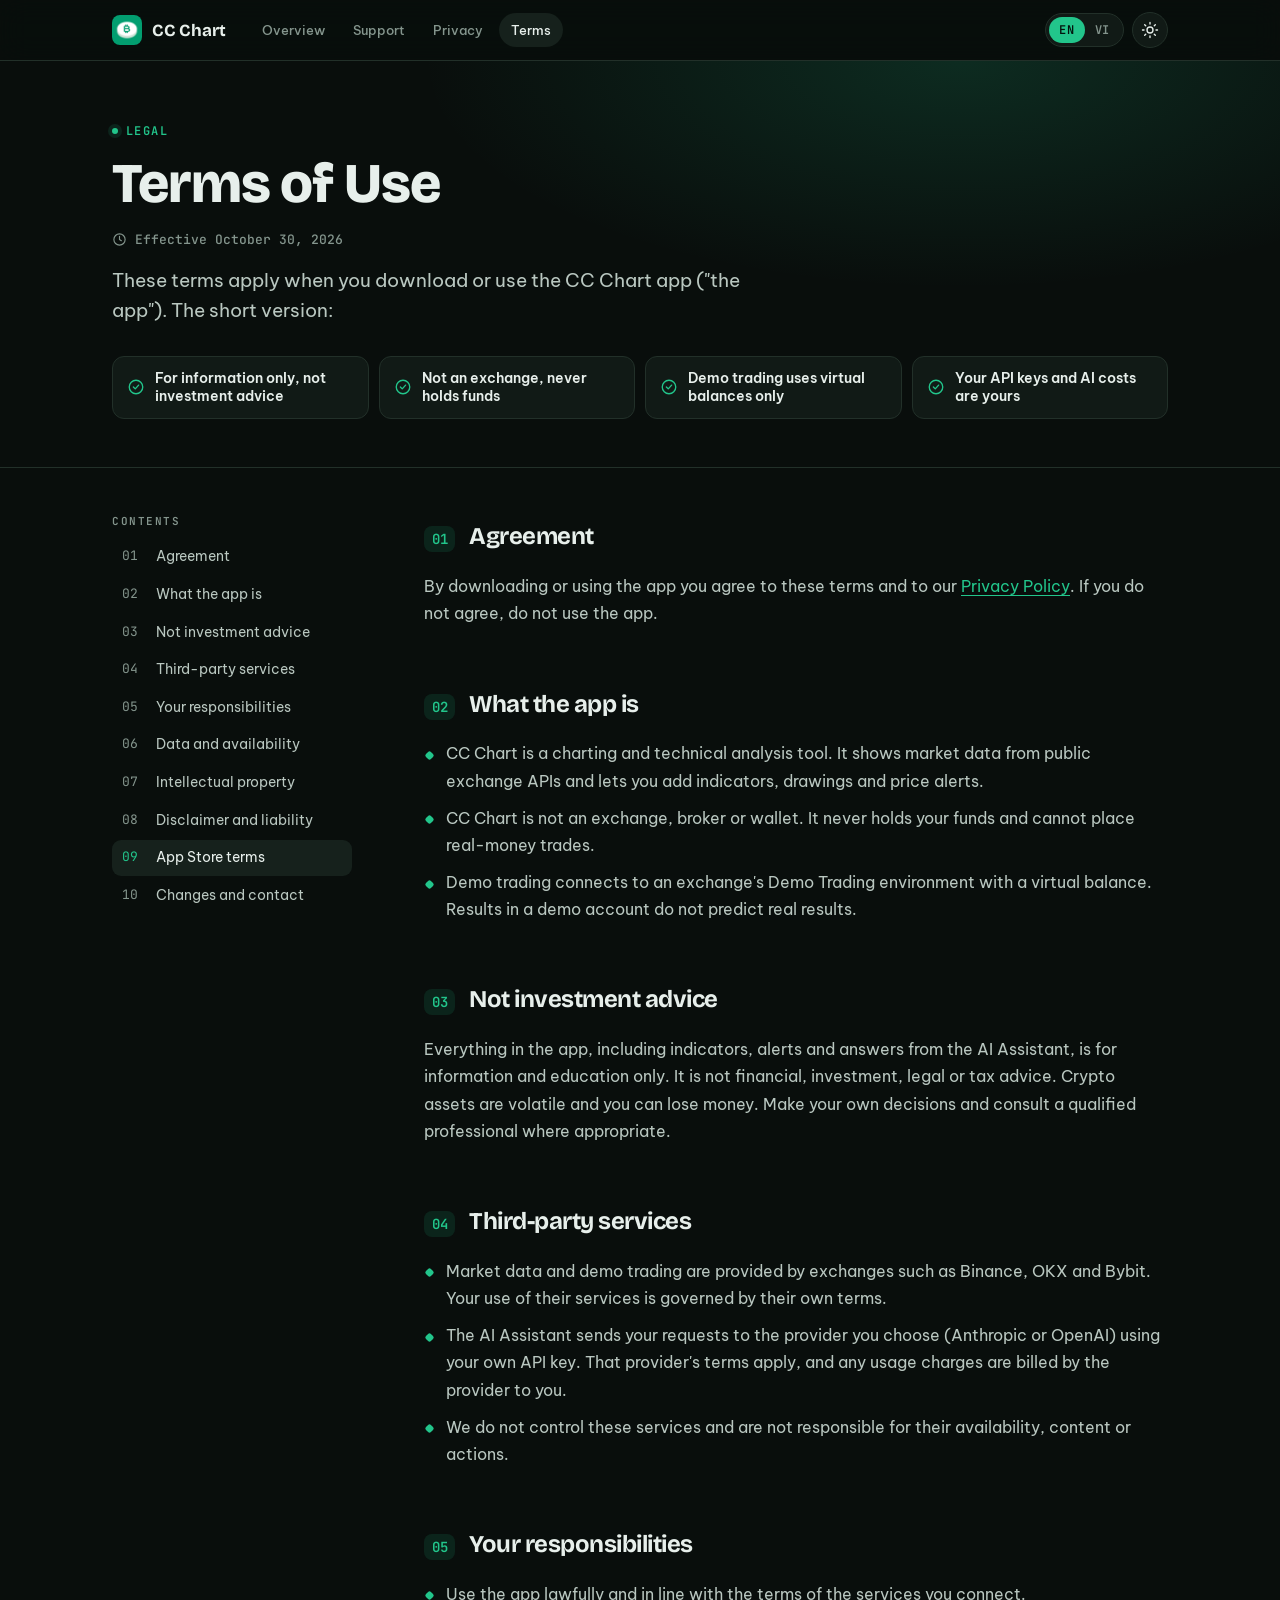
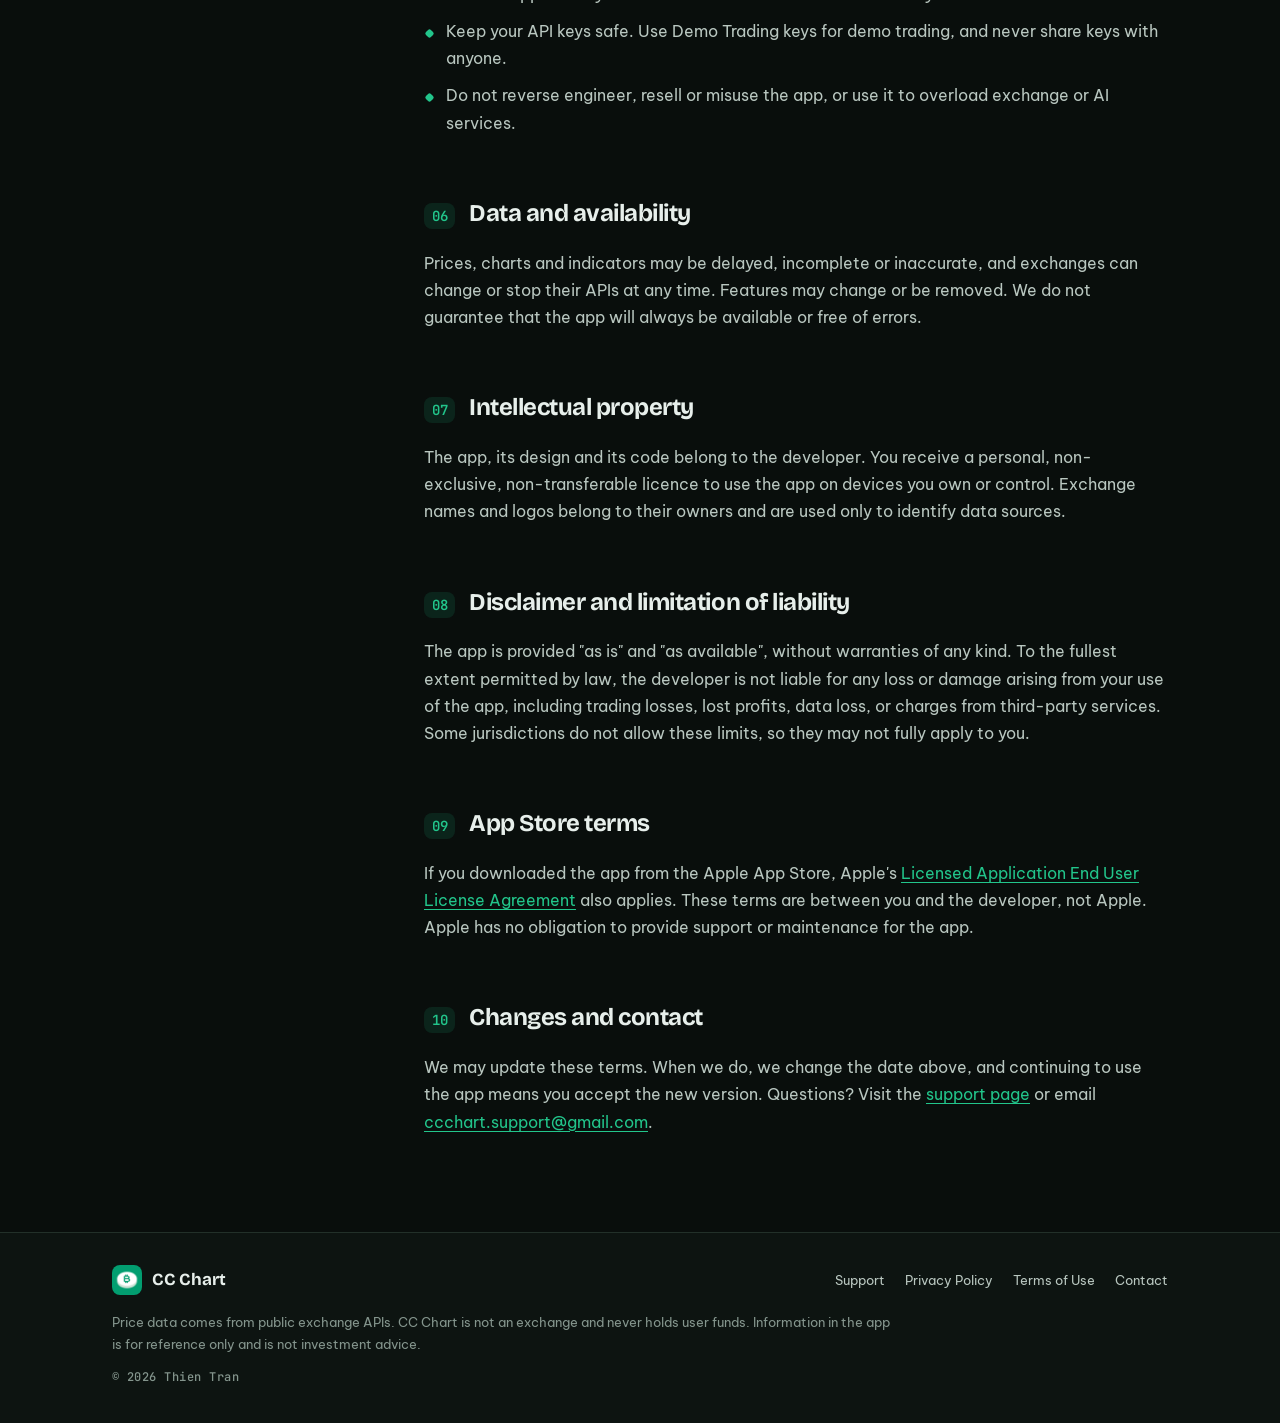
<file: terms.html>
<!doctype html>
<html lang="en" data-lang="en" data-mode="dark">
<head>
<meta charset="utf-8">
<meta name="viewport" content="width=device-width, initial-scale=1, viewport-fit=cover">
<title data-en="CC Chart Terms of Use" data-vi="CC Chart — Điều khoản sử dụng">CC Chart Terms of Use</title>
<meta name="description" content="Terms of Use for the CC Chart app.">
<meta name="claude:viewport-fit-sides" content="cover">
<meta name="theme-color" content="#090e0c">
<link rel="icon" href="[data-uri]">
<link rel="preconnect" href="https://fonts.googleapis.com"><link rel="preconnect" href="https://fonts.gstatic.com" crossorigin><link rel="stylesheet" href="https://fonts.googleapis.com/css2?family=Be+Vietnam+Pro:wght@400;500;600;700&family=Bricolage+Grotesque:opsz,wght@12..96,600..800&family=JetBrains+Mono:wght@500;600;700&display=swap">
<script>(function(){var d=document.documentElement,s=null;try{s=window.localStorage}catch(e){}function g(k){try{return s&&s.getItem(k)}catch(e){return null}}var l=g('cc-chart-site.lang'),m=g('cc-chart-site.mode');d.setAttribute('data-lang',l==='vi'?'vi':'en');d.setAttribute('data-mode',m==='light'?'light':'dark');d.lang=l==='vi'?'vi':'en';})();</script>
<style>
/* Layout: sticky glass header, one 1120px column; hero splits text | live candle card, collapses to one column on phones. */
:root {
  --bg: #090e0c;
  --bg-2: #0d1411;
  --surface: #111a16;
  --surface-2: #16211c;
  --line: #223029;
  --line-2: #2c3d35;
  --fg: #e7efeb;
  --fg-2: #b9c7c0;
  --muted: #84958d;
  --accent: #22c58b;
  --accent-2: #5fe0b0;
  --accent-ink: #03140d;
  --accent-soft: rgba(34, 197, 139, 0.12);
  --down: #f6465d;
  --ma: #f0b90b;
  --header: rgba(9, 14, 12, 0.72);
  --shadow: 0 24px 60px -24px rgba(0, 0, 0, 0.7);
  --glow: radial-gradient(60% 80% at 75% 0%, rgba(34, 197, 139, 0.16), transparent 70%);
  --font-display: "Bricolage Grotesque", "Be Vietnam Pro", ui-sans-serif, system-ui, sans-serif;
  --font-body: "Be Vietnam Pro", ui-sans-serif, system-ui, -apple-system, "Segoe UI", sans-serif;
  --font-mono: "JetBrains Mono", ui-monospace, SFMono-Regular, Menlo, monospace;
  --step--1: 0.8125rem;
  --step-0: 1rem;
  --step-1: 1.1875rem;
  --step-2: 1.5rem;
  --step-3: clamp(2.125rem, 1.4rem + 3vw, 3.5rem);
  --radius: 14px;
  color-scheme: dark;
}
:root[data-mode="light"] {
  --bg: #f5f8f6;
  --bg-2: #eef3f0;
  --surface: #ffffff;
  --surface-2: #f0f5f2;
  --line: #dde6e1;
  --line-2: #cbd8d1;
  --fg: #0e1a15;
  --fg-2: #33443c;
  --muted: #5a6b63;
  --accent: #038a5e;
  --accent-2: #02a06c;
  --accent-ink: #ffffff;
  --accent-soft: rgba(3, 138, 94, 0.09);
  --down: #cf304a;
  --ma: #b98a00;
  --header: rgba(245, 248, 246, 0.78);
  --shadow: 0 24px 50px -28px rgba(14, 40, 30, 0.35);
  --glow: radial-gradient(60% 80% at 75% 0%, rgba(3, 158, 109, 0.12), transparent 70%);
  color-scheme: light;
}

:root:not([data-lang="vi"]) .vi,
:root[data-lang="vi"] .en { display: none !important; }

* { box-sizing: border-box; }
html { overflow-x: clip; -webkit-text-size-adjust: 100%; scroll-padding-top: 88px; }
body {
  margin: 0;
  background: var(--bg);
  color: var(--fg);
  font: 400 var(--step-0)/1.7 var(--font-body);
  -webkit-font-smoothing: antialiased;
  transition: background-color .25s ease, color .25s ease;
}
body::before {
  content: ""; position: fixed; inset: 0 0 auto; height: env(safe-area-inset-top, 0px);
  z-index: 30; background: var(--bg);
}
a { color: var(--accent); text-decoration-thickness: 1px; text-underline-offset: 3px; }
a:hover { color: var(--accent-2); }
:focus-visible { outline: 2px solid var(--accent); outline-offset: 3px; border-radius: 6px; }
h1, h2, h3 { font-family: var(--font-display); text-wrap: balance; margin: 0; letter-spacing: -0.02em; }
p { margin: 0; }
img { max-width: 100%; }

.wrap {
  width: 100%; max-width: 1120px; margin: 0 auto;
  padding-left: max(16px, env(safe-area-inset-left, 0px));
  padding-right: max(16px, env(safe-area-inset-right, 0px));
}
@media (min-width: 720px) {
  .wrap { padding-left: max(32px, env(safe-area-inset-left, 0px)); padding-right: max(32px, env(safe-area-inset-right, 0px)); }
}

/* Header */
.site-header {
  position: sticky; top: env(safe-area-inset-top, 0px); z-index: 20;
  background: var(--header);
  backdrop-filter: saturate(160%) blur(14px); -webkit-backdrop-filter: saturate(160%) blur(14px);
  border-bottom: 1px solid var(--line);
}
.site-header .wrap { display: flex; align-items: center; gap: 16px; padding-block: 12px; }
.brand { display: flex; align-items: center; gap: 10px; color: var(--fg); text-decoration: none; font: 700 1.0625rem/1 var(--font-display); letter-spacing: -0.01em; }
.brand:hover { color: var(--fg); }
.brand img { width: 30px; height: 30px; border-radius: 8px; display: block; }
.nav { display: flex; gap: 4px; margin-left: 8px; }
.nav a {
  color: var(--muted); text-decoration: none; font-size: var(--step--1); font-weight: 500;
  padding: 6px 12px; border-radius: 999px; white-space: nowrap;
}
.nav a:hover { color: var(--fg); background: var(--surface-2); }
.nav a[aria-current="page"] { color: var(--fg); background: var(--surface-2); }
.controls { margin-left: auto; display: flex; align-items: center; gap: 8px; }
.seg {
  display: inline-flex; padding: 3px; border-radius: 999px;
  background: var(--surface); border: 1px solid var(--line);
}
.seg button {
  appearance: none; border: 0; background: transparent; color: var(--muted); cursor: pointer;
  font: 600 0.75rem/1 var(--font-mono); letter-spacing: 0.06em;
  padding: 7px 10px; border-radius: 999px;
}
.seg button[aria-pressed="true"] { background: var(--accent); color: var(--accent-ink); }
.icon-btn {
  appearance: none; width: 36px; height: 36px; border-radius: 999px; cursor: pointer;
  display: inline-grid; place-items: center;
  background: var(--surface); border: 1px solid var(--line); color: var(--fg);
}
.icon-btn:hover { border-color: var(--line-2); }
.icon-btn svg { width: 18px; height: 18px; }
:root:not([data-mode="light"]) .i-moon, :root[data-mode="light"] .i-sun { display: none; }
@media (max-width: 560px) {
  .nav { display: none; }
  .brand span { display: none; }
}
@media (max-width: 380px) { .brand img { width: 26px; height: 26px; } }

/* Mobile page tabs (header nav hides on phones) */
.site-header .tabs-m { display: none; }
@media (max-width: 560px) {
  .site-header .tabs-m { display: flex; gap: 6px; padding-block: 0 12px; overflow-x: auto; scrollbar-width: none; }
  .tabs-m a {
    flex: none; text-decoration: none; color: var(--muted); font-size: var(--step--1); font-weight: 600; white-space: nowrap;
    padding: 7px 12px; border-radius: 999px; border: 1px solid var(--line); background: var(--surface);
  }
  .tabs-m a[aria-current="page"] { color: var(--fg); border-color: var(--line-2); background: var(--surface-2); }
}

/* Shared pieces */
.eyebrow {
  display: inline-flex; align-items: center; gap: 8px;
  font: 600 0.75rem/1 var(--font-mono); letter-spacing: 0.12em; text-transform: uppercase; color: var(--accent);
}
.eyebrow::before { content: ""; width: 6px; height: 6px; border-radius: 50%; background: var(--accent); box-shadow: 0 0 0 4px var(--accent-soft); }
.lead { color: var(--fg-2); font-size: var(--step-1); line-height: 1.6; max-width: 34em; }
.btn {
  display: inline-flex; align-items: center; gap: 10px; text-decoration: none; cursor: pointer;
  font: 600 0.9375rem/1 var(--font-body); padding: 14px 20px; border-radius: 12px;
  border: 1px solid transparent; transition: transform .15s ease, background-color .15s ease, border-color .15s ease;
}
.btn svg { width: 18px; height: 18px; flex: none; }
.btn-primary { background: var(--accent); color: var(--accent-ink); }
.btn-primary:hover { background: var(--accent-2); color: var(--accent-ink); transform: translateY(-1px); }
.btn-ghost { background: var(--surface); color: var(--fg); border-color: var(--line); }
.btn-ghost:hover { color: var(--fg); border-color: var(--line-2); transform: translateY(-1px); }
.section { padding-block: 72px 0; }
.section-head { display: grid; gap: 12px; margin-bottom: 32px; max-width: 40em; }
.section-head h2 { font-size: var(--step-2); font-weight: 700; }
.section-head p { color: var(--muted); }
.mono { font-family: var(--font-mono); font-variant-numeric: tabular-nums; }

/* Footer */
.site-footer { margin-top: 96px; border-top: 1px solid var(--line); background: var(--bg-2); }
.site-footer .wrap { display: grid; gap: 16px; padding-block: 32px 40px; }
.foot-row { display: flex; flex-wrap: wrap; align-items: center; gap: 12px 24px; justify-content: space-between; }
.foot-links { display: flex; flex-wrap: wrap; gap: 8px 20px; font-size: var(--step--1); }
.foot-links a { color: var(--fg-2); text-decoration: none; }
.foot-links a:hover { color: var(--accent); }
.foot-note { color: var(--muted); font-size: var(--step--1); max-width: 60em; }
.copyright { color: var(--muted); font: 500 0.75rem/1 var(--font-mono); letter-spacing: 0.04em; }

@media (prefers-reduced-motion: reduce) {
  *, *::before, *::after { transition: none !important; animation: none !important; }
}

.skip { position: absolute; left: -9999px; top: 8px; z-index: 40; padding: 8px 12px; border-radius: 8px; background: var(--accent); color: var(--accent-ink); }
.skip:focus { left: 16px; }

.p-hero { position: relative; overflow: hidden; border-bottom: 1px solid var(--line); }
.p-hero::before { content: ""; position: absolute; inset: 0; background: var(--glow); pointer-events: none; }
.p-hero .wrap { position: relative; display: grid; gap: 18px; padding-block: 64px 48px; }
.p-hero h1 { font-size: var(--step-3); line-height: 1.05; font-weight: 800; }
.updated { display: inline-flex; align-items: center; gap: 8px; color: var(--muted); font: 500 0.8125rem/1 var(--font-mono); }
.updated svg { width: 15px; height: 15px; }

.glance { display: grid; grid-template-columns: repeat(auto-fit, minmax(170px, 1fr)); gap: 10px; margin-top: 12px; }
.glance div {
  display: flex; align-items: center; gap: 10px; padding: 12px 14px; border-radius: 12px;
  background: var(--surface); border: 1px solid var(--line); font-size: 0.875rem; font-weight: 600; line-height: 1.35;
}
.glance svg { width: 18px; height: 18px; flex: none; color: var(--accent); }

.p-body .wrap { display: grid; gap: 40px; padding-block: 48px 0; }
@media (min-width: 960px) { .p-body .wrap { grid-template-columns: 240px minmax(0, 1fr); gap: 72px; } }
.toc { align-self: start; min-width: 0; }
@media (min-width: 960px) { .toc { position: sticky; top: 96px; } }
.toc-title { font: 600 0.6875rem/1 var(--font-mono); letter-spacing: 0.14em; text-transform: uppercase; color: var(--muted); margin-bottom: 12px; }
.toc ol { list-style: none; margin: 0; padding: 0; display: grid; gap: 2px; }
.toc a {
  display: grid; grid-template-columns: 28px 1fr; gap: 6px; padding: 8px 10px; border-radius: 9px;
  color: var(--fg-2); text-decoration: none; font-size: 0.875rem; line-height: 1.4;
}
.toc a span:first-child { font-family: var(--font-mono); color: var(--muted); font-size: 0.8125rem; }
.toc a:hover { background: var(--surface); color: var(--fg); }
.toc a.active { background: var(--surface-2); color: var(--fg); }
.toc a.active span:first-child { color: var(--accent); }
@media (max-width: 959px) {
  .toc ol { grid-template-columns: repeat(auto-fit, minmax(150px, 1fr)); gap: 6px; }
  .toc a { border: 1px solid var(--line); background: var(--surface); }
}

.policy { min-width: 0; max-width: 72ch; display: grid; gap: 56px; }
.policy > p.intro { font-size: var(--step-1); color: var(--fg-2); line-height: 1.65; }
.policy b { color: var(--fg); font-weight: 600; }
.policy section { display: grid; gap: 16px; scroll-margin-top: 96px; }
.policy h2 { display: flex; align-items: baseline; gap: 14px; font-size: var(--step-2); font-weight: 700; }
.policy h2 .n { font: 600 0.875rem/1 var(--font-mono); color: var(--accent); padding: 6px 8px; border-radius: 8px; background: var(--accent-soft); }
.policy p, .policy li { color: var(--fg-2); }
.points { list-style: none; margin: 0; padding: 0; display: grid; gap: 10px; }
.points li { position: relative; padding-left: 22px; }
.points li::before { content: ""; position: absolute; left: 2px; top: 0.72em; width: 7px; height: 7px; border-radius: 2px; background: var(--accent); transform: rotate(45deg); }

.parties { display: grid; gap: 12px; }
.party { border: 1px solid var(--line); border-radius: var(--radius); background: var(--surface); padding: 20px; display: grid; gap: 10px; }
.party-head { display: flex; flex-wrap: wrap; align-items: center; gap: 8px 12px; }
.party-head h3 { font-size: 1.0625rem; font-weight: 700; letter-spacing: -0.01em; }
.when {
  margin-left: auto; font: 600 0.6875rem/1 var(--font-mono); letter-spacing: 0.06em; text-transform: uppercase;
  padding: 6px 9px; border-radius: 999px; border: 1px solid var(--line-2); color: var(--muted); white-space: nowrap;
}
.when.always { color: var(--accent); border-color: var(--accent-soft); background: var(--accent-soft); }
.party p { font-size: 0.9375rem; }
@media (max-width: 560px) { .when { margin-left: 0; white-space: normal; } }


</style>
</head>
<body>
<a class="skip" href="#main">Skip to content</a>
<header class="site-header"><div class="wrap">
  <a class="brand" href="./"><img src="[data-uri]" alt="" width="30" height="30"><span>CC Chart</span></a>
  <nav class="nav" aria-label="Pages">
    <a href="./"><span class="en">Overview</span><span class="vi">Tổng quan</span></a>
    <a href="support.html"><span class="en">Support</span><span class="vi">Hỗ trợ</span></a>
    <a href="privacy.html"><span class="en">Privacy</span><span class="vi">Quyền riêng tư</span></a>
    <a href="terms.html" aria-current="page"><span class="en">Terms</span><span class="vi">Điều khoản</span></a>
  </nav>
  <div class="controls">
    <div class="seg" role="group" aria-label="Language / Ngôn ngữ">
      <button type="button" id="lang-en" data-set-lang="en" aria-pressed="true">EN</button>
      <button type="button" id="lang-vi" data-set-lang="vi" aria-pressed="false">VI</button>
    </div>
    <button type="button" id="mode-toggle" class="icon-btn" data-toggle-mode aria-label="Switch theme"><svg class="i-sun" viewBox="0 0 24 24" fill="none" stroke="currentColor" stroke-width="1.8" stroke-linecap="round" stroke-linejoin="round" aria-hidden="true"><circle cx="12" cy="12" r="4"/><path d="M12 2v2M12 20v2M4.9 4.9l1.4 1.4M17.7 17.7l1.4 1.4M2 12h2M20 12h2M4.9 19.1l1.4-1.4M17.7 6.3l1.4-1.4"/></svg><svg class="i-moon" viewBox="0 0 24 24" fill="none" stroke="currentColor" stroke-width="1.8" stroke-linecap="round" stroke-linejoin="round" aria-hidden="true"><path d="M20 14.5A8 8 0 1 1 9.5 4a6.5 6.5 0 0 0 10.5 10.5Z"/></svg></button>
  </div>
</div>
<nav class="wrap tabs-m" aria-label="Pages">
    <a href="./"><span class="en">Overview</span><span class="vi">Tổng quan</span></a>
    <a href="support.html"><span class="en">Support</span><span class="vi">Hỗ trợ</span></a>
    <a href="privacy.html"><span class="en">Privacy</span><span class="vi">Quyền riêng tư</span></a>
    <a href="terms.html" aria-current="page"><span class="en">Terms</span><span class="vi">Điều khoản</span></a>
</nav>
</header>
<main id="main">
<section class="p-hero">
  <div class="wrap">
    <span class="eyebrow"><span class="en">Legal</span><span class="vi">Pháp lý</span></span>
    <h1><span class="en">Terms of Use</span><span class="vi">Điều khoản sử dụng</span></h1>
    <span class="updated"><svg viewBox="0 0 24 24" fill="none" stroke="currentColor" stroke-width="1.8" stroke-linecap="round" stroke-linejoin="round" aria-hidden="true"><circle cx="12" cy="12" r="9"/><path d="M12 7v5l3 2"/></svg><span class="en">Effective October 30, 2026</span><span class="vi">Hiệu lực từ 30/10/2026</span></span>
    <p class="lead">
      <span class="en">These terms apply when you download or use the CC Chart app ("the app"). The short version:</span>
      <span class="vi">Các điều khoản này áp dụng khi bạn tải hoặc dùng ứng dụng CC Chart ("ứng dụng"). Tóm tắt:</span>
    </p>
    <div class="glance">
      <div><svg viewBox="0 0 24 24" fill="none" stroke="currentColor" stroke-width="1.8" stroke-linecap="round" stroke-linejoin="round" aria-hidden="true"><circle cx="12" cy="12" r="9"/><path d="m8.5 12 2.5 2.5 4.5-5"/></svg><span class="en">For information only, not investment advice</span><span class="vi">Chỉ để tham khảo, không phải lời khuyên đầu tư</span></div>
      <div><svg viewBox="0 0 24 24" fill="none" stroke="currentColor" stroke-width="1.8" stroke-linecap="round" stroke-linejoin="round" aria-hidden="true"><circle cx="12" cy="12" r="9"/><path d="m8.5 12 2.5 2.5 4.5-5"/></svg><span class="en">Not an exchange, never holds funds</span><span class="vi">Không phải sàn, không giữ tiền</span></div>
      <div><svg viewBox="0 0 24 24" fill="none" stroke="currentColor" stroke-width="1.8" stroke-linecap="round" stroke-linejoin="round" aria-hidden="true"><circle cx="12" cy="12" r="9"/><path d="m8.5 12 2.5 2.5 4.5-5"/></svg><span class="en">Demo trading uses virtual balances only</span><span class="vi">Giao dịch demo chỉ dùng số dư ảo</span></div>
      <div><svg viewBox="0 0 24 24" fill="none" stroke="currentColor" stroke-width="1.8" stroke-linecap="round" stroke-linejoin="round" aria-hidden="true"><circle cx="12" cy="12" r="9"/><path d="m8.5 12 2.5 2.5 4.5-5"/></svg><span class="en">Your API keys and AI costs are yours</span><span class="vi">API key và chi phí AI do bạn quản lý</span></div>
    </div>
  </div>
</section>

<div class="p-body">
  <div class="wrap en">
    <nav class="toc" aria-label="Contents">
      <div class="toc-title">Contents</div>
      <ol>
        <li><a href="#t-en-1"><span>01</span><span>Agreement</span></a></li>
        <li><a href="#t-en-2"><span>02</span><span>What the app is</span></a></li>
        <li><a href="#t-en-3"><span>03</span><span>Not investment advice</span></a></li>
        <li><a href="#t-en-4"><span>04</span><span>Third-party services</span></a></li>
        <li><a href="#t-en-5"><span>05</span><span>Your responsibilities</span></a></li>
        <li><a href="#t-en-6"><span>06</span><span>Data and availability</span></a></li>
        <li><a href="#t-en-7"><span>07</span><span>Intellectual property</span></a></li>
        <li><a href="#t-en-8"><span>08</span><span>Disclaimer and liability</span></a></li>
        <li><a href="#t-en-9"><span>09</span><span>App Store terms</span></a></li>
        <li><a href="#t-en-10"><span>10</span><span>Changes and contact</span></a></li>
      </ol>
    </nav>
    <article class="policy">
      <section id="t-en-1">
        <h2><span class="n">01</span>Agreement</h2>
        <p>By downloading or using the app you agree to these terms and to our <a href="privacy.html">Privacy Policy</a>. If you do not agree, do not use the app.</p>
      </section>
      <section id="t-en-2">
        <h2><span class="n">02</span>What the app is</h2>
        <ul class="points">
          <li>CC Chart is a charting and technical analysis tool. It shows market data from public exchange APIs and lets you add indicators, drawings and price alerts.</li>
          <li>CC Chart is not an exchange, broker or wallet. It never holds your funds and cannot place real-money trades.</li>
          <li>Demo trading connects to an exchange's Demo Trading environment with a virtual balance. Results in a demo account do not predict real results.</li>
        </ul>
      </section>
      <section id="t-en-3">
        <h2><span class="n">03</span>Not investment advice</h2>
        <p>Everything in the app, including indicators, alerts and answers from the AI Assistant, is for information and education only. It is not financial, investment, legal or tax advice. Crypto assets are volatile and you can lose money. Make your own decisions and consult a qualified professional where appropriate.</p>
      </section>
      <section id="t-en-4">
        <h2><span class="n">04</span>Third-party services</h2>
        <ul class="points">
          <li>Market data and demo trading are provided by exchanges such as Binance, OKX and Bybit. Your use of their services is governed by their own terms.</li>
          <li>The AI Assistant sends your requests to the provider you choose (Anthropic or OpenAI) using your own API key. That provider's terms apply, and any usage charges are billed by the provider to you.</li>
          <li>We do not control these services and are not responsible for their availability, content or actions.</li>
        </ul>
      </section>
      <section id="t-en-5">
        <h2><span class="n">05</span>Your responsibilities</h2>
        <ul class="points">
          <li>Use the app lawfully and in line with the terms of the services you connect.</li>
          <li>Keep your API keys safe. Use Demo Trading keys for demo trading, and never share keys with anyone.</li>
          <li>Do not reverse engineer, resell or misuse the app, or use it to overload exchange or AI services.</li>
        </ul>
      </section>
      <section id="t-en-6">
        <h2><span class="n">06</span>Data and availability</h2>
        <p>Prices, charts and indicators may be delayed, incomplete or inaccurate, and exchanges can change or stop their APIs at any time. Features may change or be removed. We do not guarantee that the app will always be available or free of errors.</p>
      </section>
      <section id="t-en-7">
        <h2><span class="n">07</span>Intellectual property</h2>
        <p>The app, its design and its code belong to the developer. You receive a personal, non-exclusive, non-transferable licence to use the app on devices you own or control. Exchange names and logos belong to their owners and are used only to identify data sources.</p>
      </section>
      <section id="t-en-8">
        <h2><span class="n">08</span>Disclaimer and limitation of liability</h2>
        <p>The app is provided "as is" and "as available", without warranties of any kind. To the fullest extent permitted by law, the developer is not liable for any loss or damage arising from your use of the app, including trading losses, lost profits, data loss, or charges from third-party services. Some jurisdictions do not allow these limits, so they may not fully apply to you.</p>
      </section>
      <section id="t-en-9">
        <h2><span class="n">09</span>App Store terms</h2>
        <p>If you downloaded the app from the Apple App Store, Apple's <a href="https://www.apple.com/legal/internet-services/itunes/dev/stdeula/" target="_blank" rel="noopener">Licensed Application End User License Agreement</a> also applies. These terms are between you and the developer, not Apple. Apple has no obligation to provide support or maintenance for the app.</p>
      </section>
      <section id="t-en-10">
        <h2><span class="n">10</span>Changes and contact</h2>
        <p>We may update these terms. When we do, we change the date above, and continuing to use the app means you accept the new version. Questions? Visit the <a href="support.html">support page</a> or email <a href="mailto:ccchart.support@gmail.com">ccchart.support@gmail.com</a>.</p>
      </section>
    </article>
  </div>

  <div class="wrap vi">
    <nav class="toc" aria-label="Mục lục">
      <div class="toc-title">Mục lục</div>
      <ol>
        <li><a href="#t-vi-1"><span>01</span><span>Chấp thuận</span></a></li>
        <li><a href="#t-vi-2"><span>02</span><span>Ứng dụng là gì</span></a></li>
        <li><a href="#t-vi-3"><span>03</span><span>Không phải lời khuyên đầu tư</span></a></li>
        <li><a href="#t-vi-4"><span>04</span><span>Dịch vụ bên thứ ba</span></a></li>
        <li><a href="#t-vi-5"><span>05</span><span>Trách nhiệm của bạn</span></a></li>
        <li><a href="#t-vi-6"><span>06</span><span>Dữ liệu và tính sẵn sàng</span></a></li>
        <li><a href="#t-vi-7"><span>07</span><span>Sở hữu trí tuệ</span></a></li>
        <li><a href="#t-vi-8"><span>08</span><span>Miễn trừ và giới hạn trách nhiệm</span></a></li>
        <li><a href="#t-vi-9"><span>09</span><span>Điều khoản App Store</span></a></li>
        <li><a href="#t-vi-10"><span>10</span><span>Thay đổi và liên hệ</span></a></li>
      </ol>
    </nav>
    <article class="policy">
      <section id="t-vi-1">
        <h2><span class="n">01</span>Chấp thuận</h2>
        <p>Khi tải hoặc dùng ứng dụng, bạn đồng ý với các điều khoản này và <a href="privacy.html">Chính sách quyền riêng tư</a>. Nếu không đồng ý, vui lòng không dùng ứng dụng.</p>
      </section>
      <section id="t-vi-2">
        <h2><span class="n">02</span>Ứng dụng là gì</h2>
        <ul class="points">
          <li>CC Chart là công cụ xem biểu đồ và phân tích kỹ thuật. Ứng dụng hiển thị dữ liệu thị trường từ API công khai của các sàn, cho phép thêm chỉ báo, hình vẽ và cảnh báo giá.</li>
          <li>CC Chart không phải sàn giao dịch, môi giới hay ví. Ứng dụng không giữ tiền của bạn và không thể đặt lệnh bằng tiền thật.</li>
          <li>Giao dịch demo kết nối tới môi trường Demo Trading của sàn với số dư ảo. Kết quả trên tài khoản demo không phản ánh kết quả giao dịch thật.</li>
        </ul>
      </section>
      <section id="t-vi-3">
        <h2><span class="n">03</span>Không phải lời khuyên đầu tư</h2>
        <p>Mọi thông tin trong ứng dụng, kể cả chỉ báo, cảnh báo và câu trả lời của Trợ lý AI, chỉ nhằm mục đích tham khảo và học tập. Đây không phải lời khuyên tài chính, đầu tư, pháp lý hay thuế. Tài sản mã hoá biến động mạnh và bạn có thể mất tiền. Hãy tự đưa ra quyết định và tham khảo chuyên gia khi cần.</p>
      </section>
      <section id="t-vi-4">
        <h2><span class="n">04</span>Dịch vụ bên thứ ba</h2>
        <ul class="points">
          <li>Dữ liệu thị trường và giao dịch demo do các sàn như Binance, OKX, Bybit cung cấp. Việc bạn dùng dịch vụ của họ tuân theo điều khoản riêng của từng sàn.</li>
          <li>Trợ lý AI gửi yêu cầu của bạn tới nhà cung cấp bạn chọn (Anthropic hoặc OpenAI) bằng API key của chính bạn. Điều khoản của nhà cung cấp đó được áp dụng, và mọi chi phí sử dụng do nhà cung cấp tính trực tiếp cho bạn.</li>
          <li>Chúng tôi không kiểm soát các dịch vụ này và không chịu trách nhiệm về tính sẵn sàng, nội dung hay hoạt động của chúng.</li>
        </ul>
      </section>
      <section id="t-vi-5">
        <h2><span class="n">05</span>Trách nhiệm của bạn</h2>
        <ul class="points">
          <li>Dùng ứng dụng hợp pháp và đúng điều khoản của các dịch vụ bạn kết nối.</li>
          <li>Giữ an toàn API key. Dùng key Demo Trading cho giao dịch demo và không chia sẻ key cho bất kỳ ai.</li>
          <li>Không dịch ngược, bán lại, lạm dụng ứng dụng hoặc dùng ứng dụng để gây quá tải dịch vụ của sàn hay nhà cung cấp AI.</li>
        </ul>
      </section>
      <section id="t-vi-6">
        <h2><span class="n">06</span>Dữ liệu và tính sẵn sàng</h2>
        <p>Giá, biểu đồ và chỉ báo có thể bị trễ, thiếu hoặc sai, và các sàn có thể thay đổi hay ngừng API bất cứ lúc nào. Tính năng có thể thay đổi hoặc bị gỡ bỏ. Chúng tôi không bảo đảm ứng dụng luôn hoạt động hay không có lỗi.</p>
      </section>
      <section id="t-vi-7">
        <h2><span class="n">07</span>Sở hữu trí tuệ</h2>
        <p>Ứng dụng, thiết kế và mã nguồn thuộc về nhà phát triển. Bạn được cấp quyền sử dụng cá nhân, không độc quyền, không chuyển nhượng trên thiết bị bạn sở hữu hoặc quản lý. Tên và logo của các sàn thuộc về chủ sở hữu và chỉ dùng để chỉ nguồn dữ liệu.</p>
      </section>
      <section id="t-vi-8">
        <h2><span class="n">08</span>Miễn trừ và giới hạn trách nhiệm</h2>
        <p>Ứng dụng được cung cấp "nguyên trạng" và "tuỳ khả năng", không kèm bất kỳ bảo đảm nào. Trong phạm vi pháp luật cho phép, nhà phát triển không chịu trách nhiệm về bất kỳ tổn thất nào phát sinh từ việc dùng ứng dụng, bao gồm thua lỗ giao dịch, mất lợi nhuận, mất dữ liệu hay chi phí từ dịch vụ bên thứ ba. Một số nơi không cho phép các giới hạn này, nên chúng có thể không áp dụng đầy đủ với bạn.</p>
      </section>
      <section id="t-vi-9">
        <h2><span class="n">09</span>Điều khoản App Store</h2>
        <p>Nếu bạn tải ứng dụng từ Apple App Store, <a href="https://www.apple.com/legal/internet-services/itunes/dev/stdeula/" target="_blank" rel="noopener">Thoả thuận giấy phép người dùng cuối (EULA)</a> của Apple cũng được áp dụng. Các điều khoản này là thoả thuận giữa bạn và nhà phát triển, không phải với Apple. Apple không có nghĩa vụ hỗ trợ hay bảo trì ứng dụng.</p>
      </section>
      <section id="t-vi-10">
        <h2><span class="n">10</span>Thay đổi và liên hệ</h2>
        <p>Chúng tôi có thể cập nhật các điều khoản này. Khi đó ngày hiệu lực ở trên sẽ thay đổi, và việc bạn tiếp tục dùng ứng dụng nghĩa là bạn chấp nhận bản mới. Có câu hỏi? Xem <a href="support.html">trang hỗ trợ</a> hoặc email <a href="mailto:ccchart.support@gmail.com">ccchart.support@gmail.com</a>.</p>
      </section>
    </article>
  </div>
</div>
</main>

<footer class="site-footer"><div class="wrap">
  <div class="foot-row">
    <a class="brand" href="./"><img src="[data-uri]" alt="" width="30" height="30"><span>CC Chart</span></a>
    <div class="foot-links">
      <a href="support.html"><span class="en">Support</span><span class="vi">Hỗ trợ</span></a>
      <a href="privacy.html"><span class="en">Privacy Policy</span><span class="vi">Chính sách quyền riêng tư</span></a>
      <a href="terms.html"><span class="en">Terms of Use</span><span class="vi">Điều khoản sử dụng</span></a>
      <a href="https://github.com/Thientran2910/cc-chart-site/issues/new" target="_blank" rel="noopener"><span class="en">Contact</span><span class="vi">Liên hệ</span></a>
    </div>
  </div>
  <p class="foot-note"><span class="en">Price data comes from public exchange APIs. CC Chart is not an exchange and never holds user funds. Information in the app is for reference only and is not investment advice.</span><span class="vi">Dữ liệu giá lấy từ API công khai của các sàn. CC Chart không phải sàn giao dịch, không giữ tiền của người dùng. Thông tin trong ứng dụng chỉ để tham khảo, không phải lời khuyên đầu tư.</span></p>
  <p class="copyright">© 2026 Thien Tran</p>
</div></footer>
<script>
(function () {
  var root = document.documentElement;
  var KEY_LANG = 'cc-chart-site.lang', KEY_MODE = 'cc-chart-site.mode';
  function save(k, v) { try { localStorage.setItem(k, v); } catch (e) {} }

  function setLang(lang) {
    root.setAttribute('data-lang', lang);
    root.lang = lang;
    var t = document.querySelector('title[data-en]');
    if (t) document.title = t.getAttribute('data-' + lang);
    document.querySelectorAll('[data-set-lang]').forEach(function (b) {
      b.setAttribute('aria-pressed', String(b.getAttribute('data-set-lang') === lang));
    });
  }
  function setMode(mode) {
    root.setAttribute('data-mode', mode);
    var btn = document.querySelector('[data-toggle-mode]');
    if (btn) {
      var en = mode === 'dark' ? 'Switch to light theme' : 'Switch to dark theme';
      var vi = mode === 'dark' ? 'Chuyển sang giao diện sáng' : 'Chuyển sang giao diện tối';
      btn.setAttribute('aria-label', root.getAttribute('data-lang') === 'vi' ? vi : en);
    }
    window.dispatchEvent(new Event('cc-mode'));
  }

  document.querySelectorAll('[data-set-lang]').forEach(function (b) {
    b.addEventListener('click', function () {
      var l = b.getAttribute('data-set-lang');
      setLang(l); save(KEY_LANG, l);
      setMode(root.getAttribute('data-mode') || 'dark');
    });
  });
  var modeBtn = document.querySelector('[data-toggle-mode]');
  if (modeBtn) modeBtn.addEventListener('click', function () {
    var m = root.getAttribute('data-mode') === 'light' ? 'dark' : 'light';
    setMode(m); save(KEY_MODE, m);
  });

  document.querySelectorAll('[data-copy]').forEach(function (b) {
    b.addEventListener('click', function () {
      var el = document.getElementById(b.getAttribute('data-copy'));
      var done = function () { b.classList.add('done'); setTimeout(function () { b.classList.remove('done'); }, 1500); };
      var select = function () { var r = document.createRange(); r.selectNodeContents(el); var s = getSelection(); s.removeAllRanges(); s.addRange(r); };
      if (navigator.clipboard) navigator.clipboard.writeText(el.textContent).then(done, select); else select();
    });
  });

  setLang(root.getAttribute('data-lang') === 'vi' ? 'vi' : 'en');
  setMode(root.getAttribute('data-mode') === 'light' ? 'light' : 'dark');
})();

(function () {
  if (!window.IntersectionObserver) return;
  var links = document.querySelectorAll('.toc a');
  var map = {};
  links.forEach(function (a) { map[a.getAttribute('href').slice(1)] = a; });
  var io = new IntersectionObserver(function (entries) {
    entries.forEach(function (e) {
      if (!e.isIntersecting) return;
      var a = map[e.target.id];
      if (!a) return;
      a.closest('ol').querySelectorAll('a').forEach(function (x) { x.classList.toggle('active', x === a); });
    });
  }, { rootMargin: '-30% 0px -60% 0px' });
  document.querySelectorAll('.policy section[id]').forEach(function (s) { io.observe(s); });
})();
</script>
</body>
</html>
</file>
